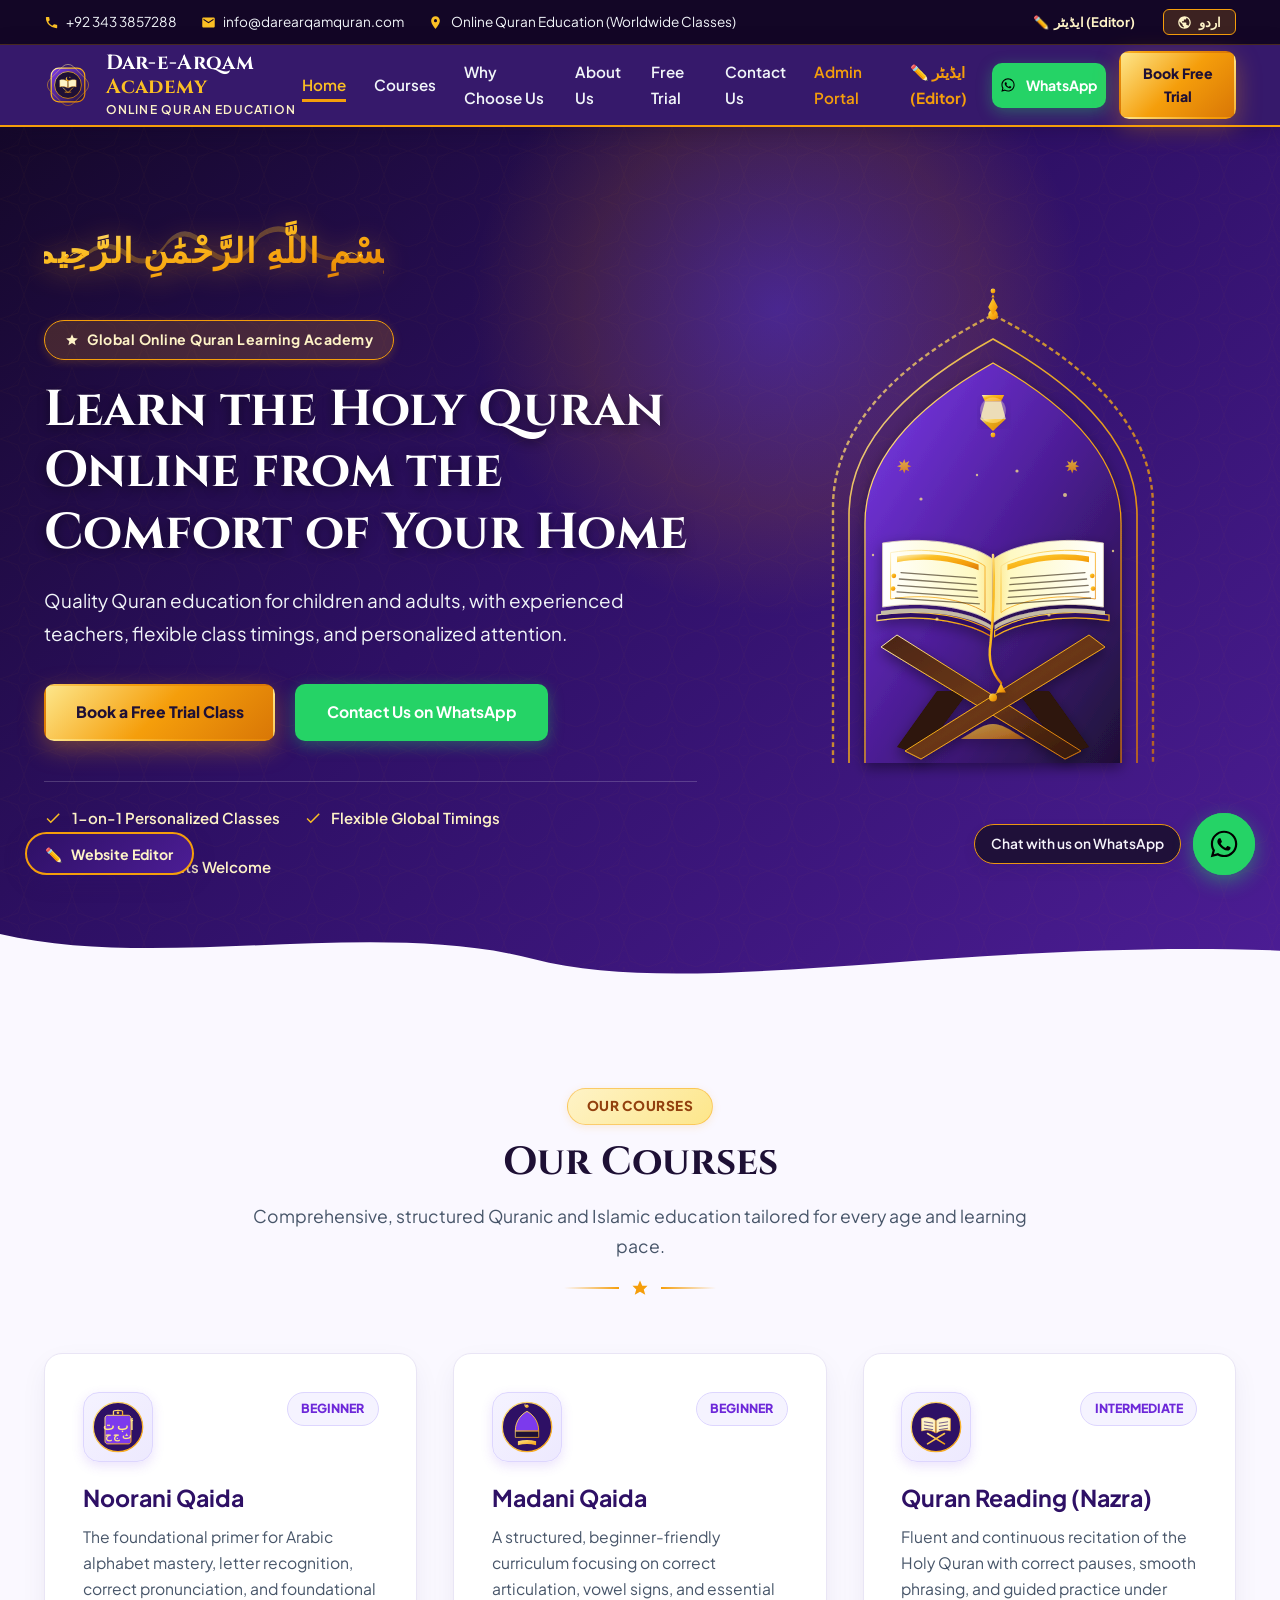
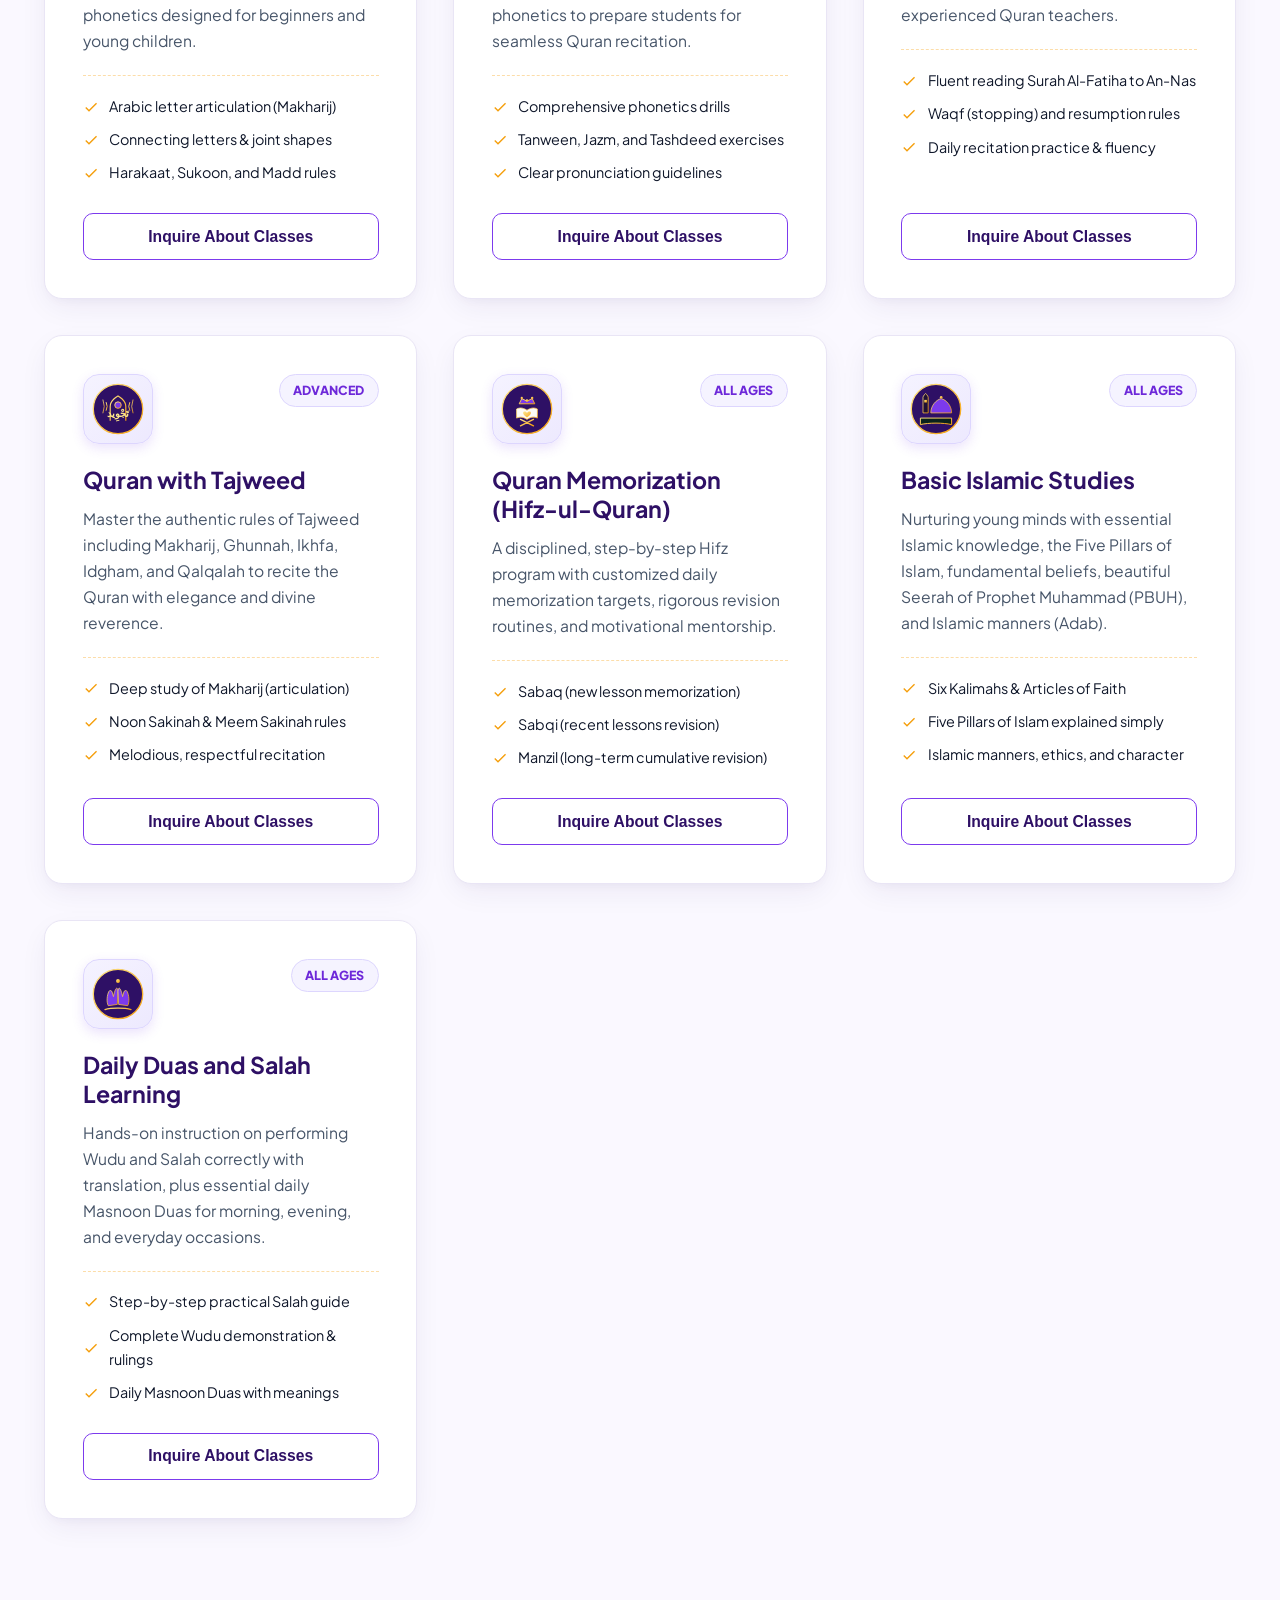
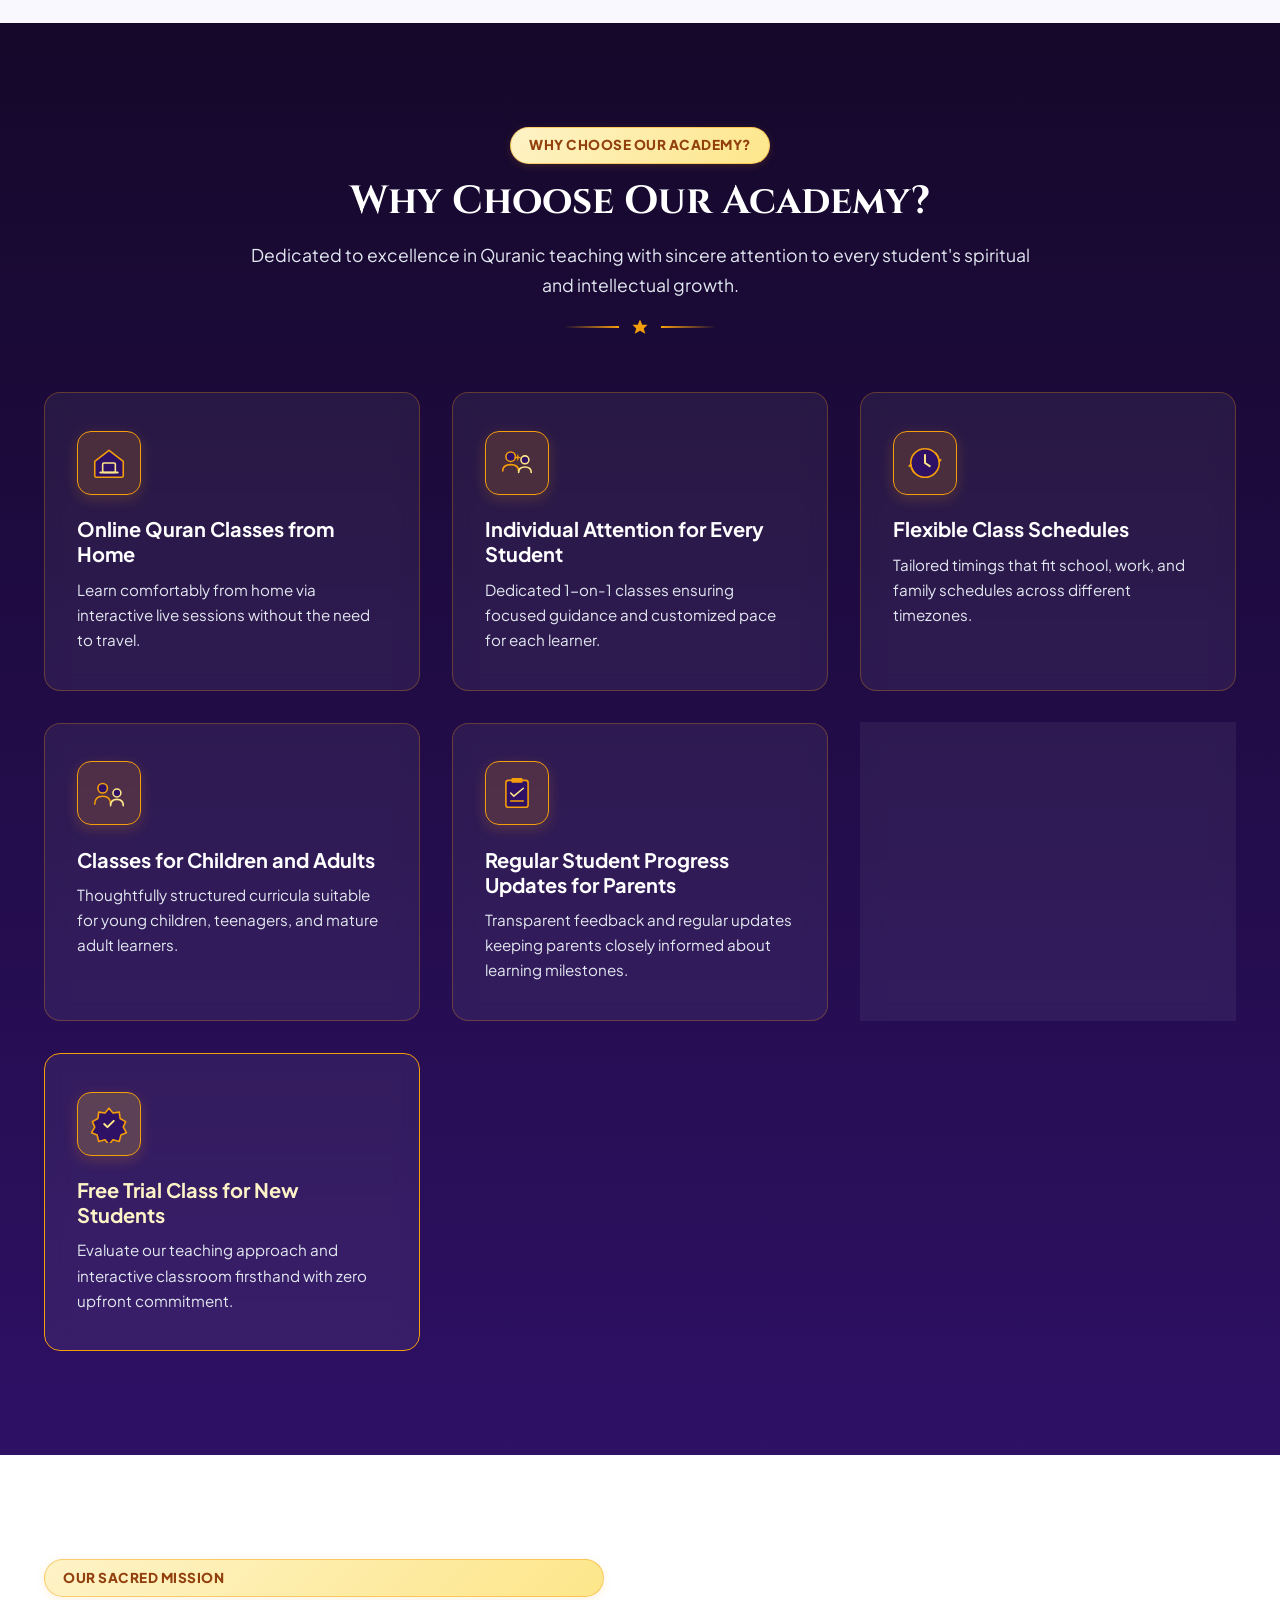
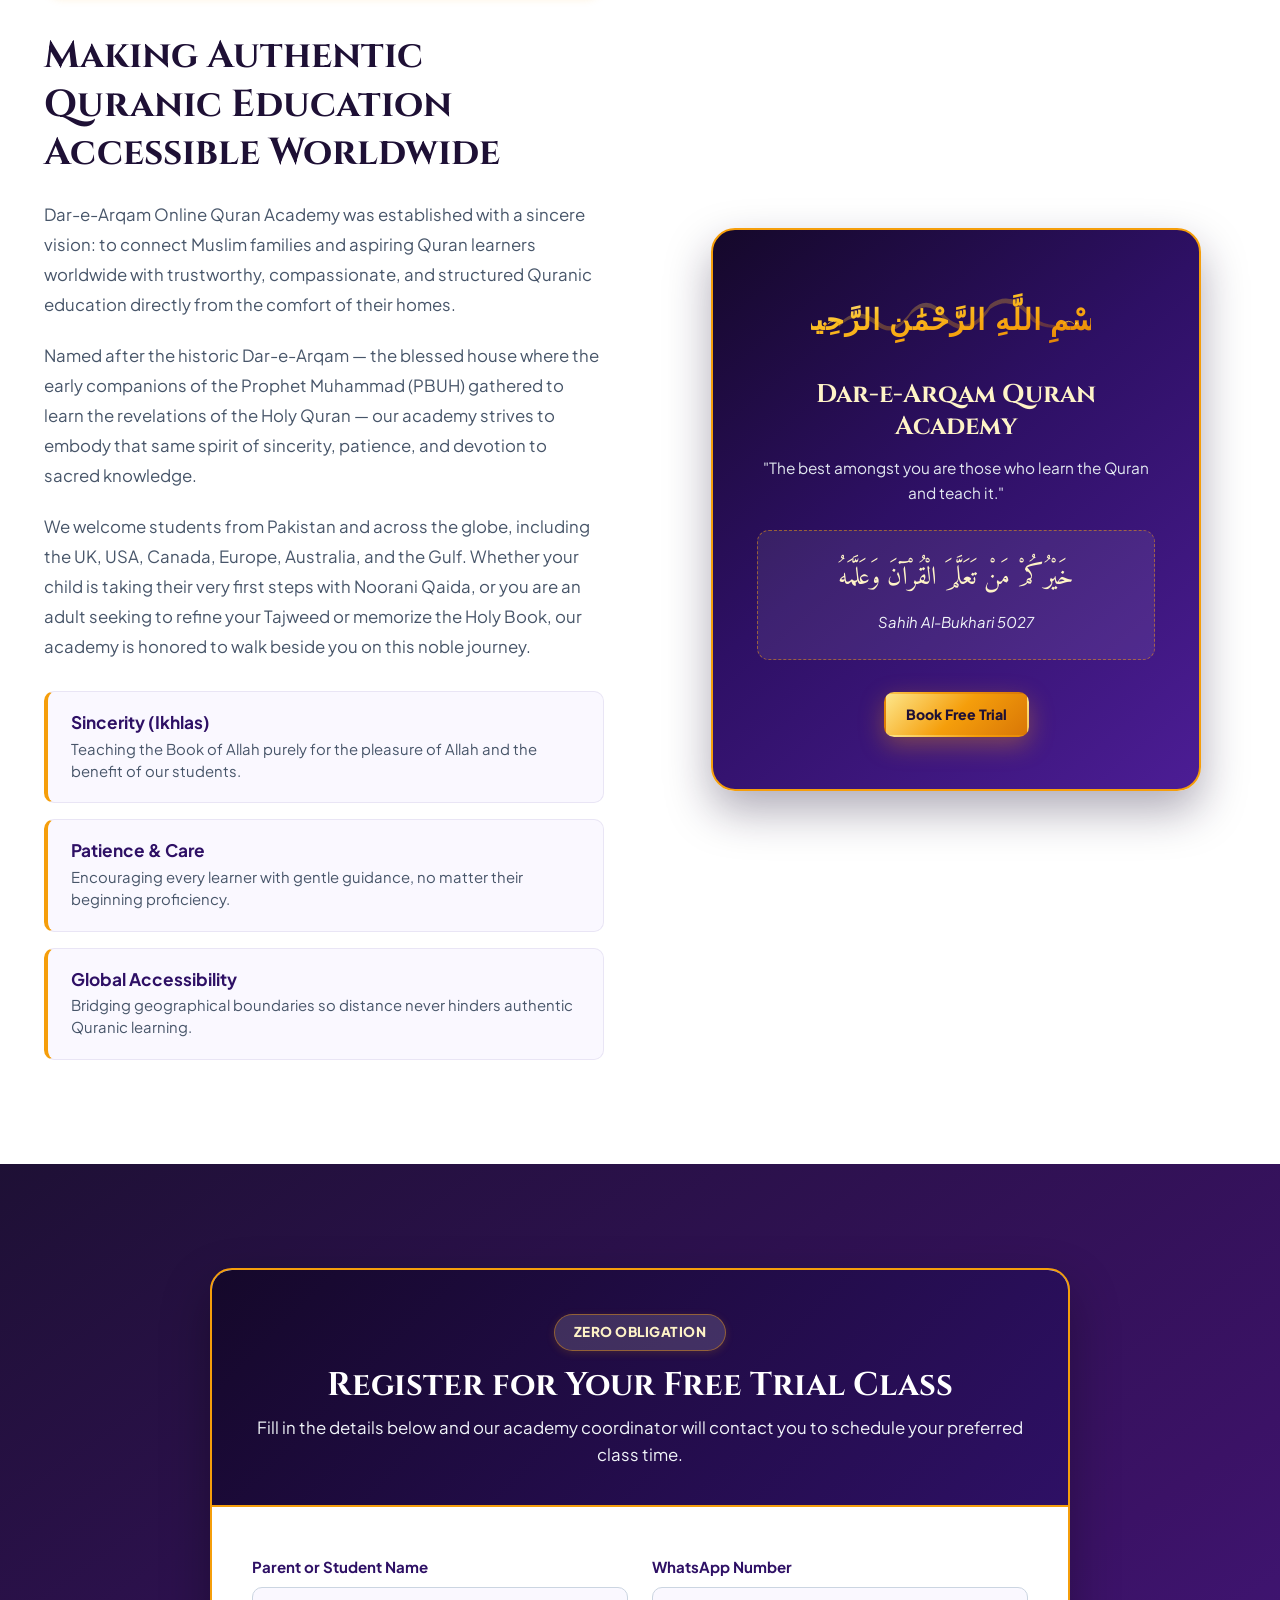
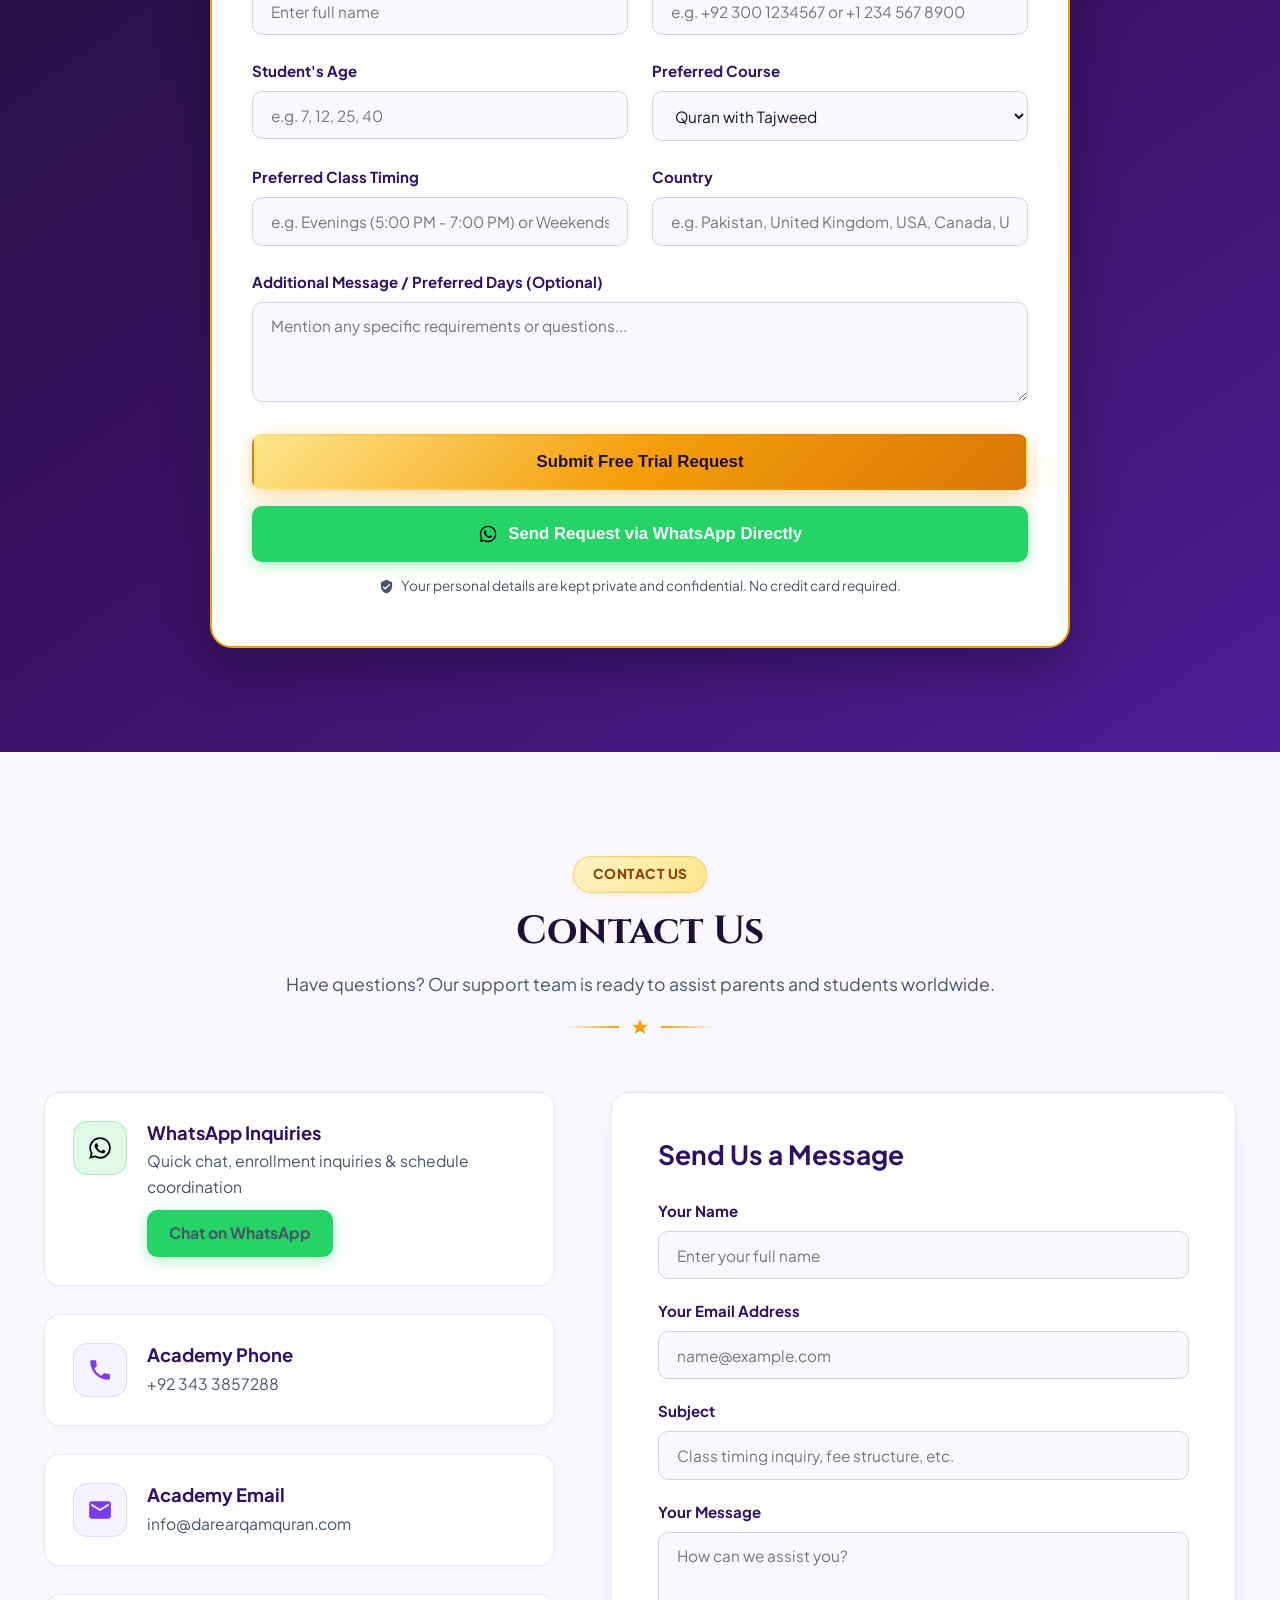
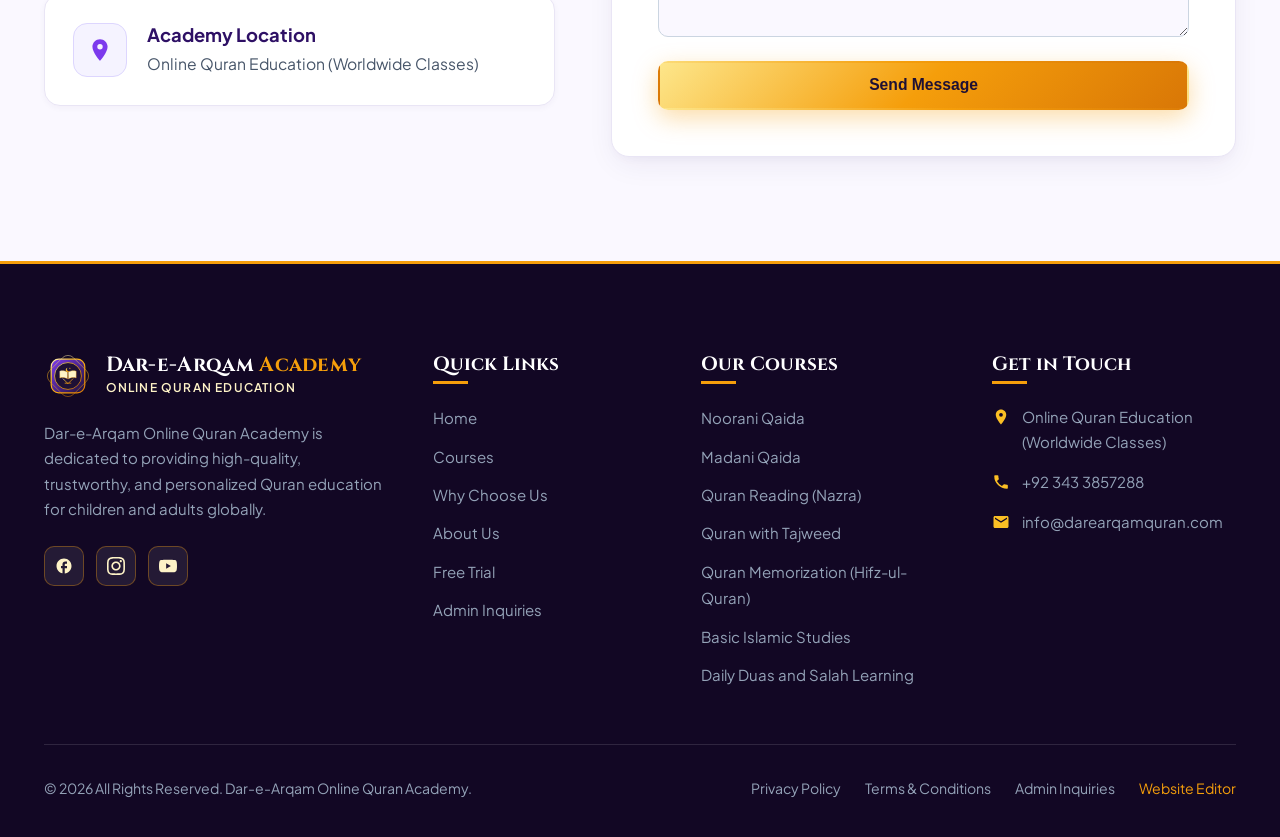
<file: index.html>
<!DOCTYPE html>
<html lang="en" dir="ltr">
<head>
  <meta charset="UTF-8">
  <meta name="viewport" content="width=device-width, initial-scale=1.0">
  
  <!-- SEO Meta Tags -->
  <title>Dar-e-Arqam Online Quran Academy | Learn the Holy Quran Online</title>
  <meta name="description" content="Dar-e-Arqam Online Quran Academy provides quality, personalized 1-on-1 Quran education for children and adults worldwide. Learn Noorani Qaida, Tajweed, Quran Reading, and Hifz with flexible timings. Book your free trial class today.">
  <meta name="keywords" content="Dar-e-Arqam Online Quran Academy, learn quran online, online quran classes, tajweed classes, noorani qaida online, hifz quran online, quran tutor for kids, online quran academy pakistan">
  <meta name="author" content="Dar-e-Arqam Online Quran Academy">
  <meta name="robots" content="index, follow">

  <!-- Open Graph / Facebook -->
  <meta property="og:type" content="website">
  <meta property="og:title" content="Dar-e-Arqam Online Quran Academy | Learn Quran Online from Home">
  <meta property="og:description" content="Quality Quran education for children and adults with experienced teachers, flexible timings, and 1-on-1 attention. Book your free trial class today.">
  <meta property="og:image" content="assets/patterns/hero-quran-arch.svg">

  <!-- Twitter Card -->
  <meta name="twitter:card" content="summary_large_image">
  <meta name="twitter:title" content="Dar-e-Arqam Online Quran Academy">
  <meta name="twitter:description" content="Learn the Holy Quran Online from the comfort of your home with experienced tutors.">

  <!-- Favicon Emblem -->
  <link rel="icon" type="image/svg+xml" href="assets/icons/logo-icon.svg">

  <!-- Stylesheets -->
  <link rel="stylesheet" href="css/style.css?v=purple">
  <link rel="stylesheet" href="css/rtl.css?v=purple">
  <link rel="stylesheet" href="css/animations.css?v=purple">

  <!-- Schema.org JSON-LD Structured Data for Search Engines -->
  <script type="application/ld+json">
  {
    "@context": "https://schema.org",
    "@type": "EducationalOrganization",
    "name": "Dar-e-Arqam Online Quran Academy",
    "alternateName": "دارِ ارقم آن لائن قرآن اکیڈمی",
    "description": "Quality online Quran education for children and adults, featuring flexible timings and 1-on-1 personalized classes worldwide.",
    "url": "https://darearqamquran.com",
    "logo": "assets/icons/logo-icon.svg",
    "address": {
      "@type": "PostalAddress",
      "addressLocality": "Online Quran Education",
      "addressCountry": "Global"
    },
    "sameAs": [
      "https://facebook.com/darearqamquran",
      "https://instagram.com/darearqamquran",
      "https://youtube.com/@darearqamquran"
    ]
  }
  </script>
</head>
<body>

  <!-- ================= TOP ANNOUNCEMENT BAR ================= -->
  <div class="top-bar">
    <div class="container top-bar-content">
      <div class="top-contact-info">
        <div class="top-item">
          <svg viewBox="0 0 24 24" fill="currentColor"><path d="M6.62 10.79a15.05 15.05 0 006.59 6.59l2.2-2.2a1 1 0 011.02-.24 11.72 11.72 0 003.68.59 1 1 0 011 1V20a1 1 0 01-1 1A17 17 0 013 4a1 1 0 011-1h3.5a1 1 0 011 1 11.72 11.72 0 00.59 3.68 1 1 0 01-.24 1.02l-2.23 2.09z"/></svg>
          <a href="#" class="academy-phone">+92 343 3857288</a>
        </div>
        <div class="top-item">
          <svg viewBox="0 0 24 24" fill="currentColor"><path d="M20 4H4c-1.1 0-1.99.9-1.99 2L2 18c0 1.1.9 2 2 2h16c1.1 0 2-.9 2-2V6c0-1.1-.9-2-2-2zm0 4l-8 5-8-5V6l8 5 8-5v2z"/></svg>
          <a href="#" class="academy-email">info@darearqamquran.com</a>
        </div>
        <div class="top-item">
          <svg viewBox="0 0 24 24" fill="currentColor"><path d="M12 2C8.13 2 5 5.13 5 9c0 5.25 7 13 7 13s7-7.75 7-13c0-3.87-3.13-7-7-7zm0 9.5a2.5 2.5 0 110-5 2.5 2.5 0 010 5z"/></svg>
          <span data-i18n="contactLocationVal">Online Quran Education (Worldwide Classes)</span>
        </div>
      </div>

      <div class="top-bar-actions">
        <a href="editor.html" style="color:#FEF3C7; font-size:0.82rem; font-weight:700; display:inline-flex; align-items:center; gap:0.3rem; margin-right:0.75rem; text-decoration:none;">
          <span>✏️</span> ایڈیٹر (Editor)
        </a>
        <!-- Language Switcher -->
        <button class="lang-toggle-btn" id="langSwitchBtn" aria-label="Toggle language">
          <svg width="15" height="15" viewBox="0 0 24 24" fill="currentColor"><path d="M12 2C6.48 2 2 6.48 2 12s4.48 10 10 10 10-4.48 10-10S17.52 2 12 2zm-1 17.93c-3.95-.49-7-3.85-7-7.93 0-.62.08-1.21.21-1.79L9 15v1c0 1.1.9 2 2 2v1.93zm6.9-2.54c-.26-.81-1-1.39-1.9-1.39h-1v-3c0-.55-.45-1-1-1H8v-2h2c.55 0 1-.45 1-1V7h2c1.1 0 2-.9 2-2v-.41c2.93 1.19 5 4.06 5 7.41 0 2.08-.8 3.97-2.1 5.39z"/></svg>
          <span class="lang-btn-text" data-i18n="languageToggle">اردو</span>
        </button>
      </div>
    </div>
  </div>

  <!-- ================= MAIN STICKY NAVIGATION ================= -->
  <header class="main-nav">
    <div class="container nav-container">
      <!-- Brand Logo -->
      <a href="index.html" class="brand-logo">
        <img src="assets/icons/logo-icon.svg" alt="Dar-e-Arqam Logo" class="brand-icon">
        <div class="brand-text">
          <span class="brand-title">Dar-e-Arqam <span>Academy</span></span>
          <span class="brand-sub">Online Quran Education</span>
        </div>
      </a>

      <!-- Desktop Navigation Menu -->
      <nav>
        <ul class="nav-menu">
          <li><a href="#home" class="nav-link active" data-i18n="navHome">Home</a></li>
          <li><a href="#courses" class="nav-link" data-i18n="navCourses">Courses</a></li>
          <li><a href="#why-us" class="nav-link" data-i18n="navWhyUs">Why Choose Us</a></li>
          <li><a href="#about" class="nav-link" data-i18n="navAbout">About Us</a></li>
          <li><a href="#trial" class="nav-link" data-i18n="navTrial">Free Trial</a></li>
          <li><a href="#contact" class="nav-link" data-i18n="navContact">Contact Us</a></li>
          <li><a href="admin-inquiries.html" class="nav-link" style="color: var(--color-gold);" data-i18n="navInquiries">Admin Portal</a></li>
          <li><a href="editor.html" class="nav-link" style="color: var(--color-gold); font-weight:700;">✏️ ایڈیٹر (Editor)</a></li>
        </ul>
      </nav>

      <!-- Action Buttons -->
      <div class="nav-actions">
        <a href="https://wa.me/923433857288" target="_blank" class="btn btn-whatsapp btn-sm academy-wa-link">
          <img src="assets/icons/whatsapp-icon.svg" width="16" height="16" alt="WhatsApp">
          <span data-i18n="whatsappBtn">WhatsApp</span>
        </a>
        <a href="#trial" class="btn btn-gold btn-sm" data-i18n="bookTrialBtn">Book Free Trial</a>
        
        <!-- Mobile Hamburger Toggle -->
        <button class="mobile-toggle" aria-label="Open mobile menu">
          <span></span>
          <span></span>
          <span></span>
        </button>
      </div>
    </div>
  </header>

  <!-- ================= MOBILE NAVIGATION DRAWER ================= -->
  <div class="drawer-backdrop"></div>
  <aside class="mobile-nav-drawer">
    <div>
      <div class="mobile-drawer-header">
        <div class="brand-text">
          <span class="brand-title" style="color:#FFF;">Dar-e-Arqam</span>
          <span class="brand-sub">Quran Academy</span>
        </div>
        <button class="mobile-close-btn" aria-label="Close menu">&times;</button>
      </div>

      <ul class="mobile-nav-links">
        <li><a href="#home" data-i18n="navHome">Home</a></li>
        <li><a href="#courses" data-i18n="navCourses">Courses</a></li>
        <li><a href="#why-us" data-i18n="navWhyUs">Why Choose Us</a></li>
        <li><a href="#about" data-i18n="navAbout">About Us</a></li>
        <li><a href="#trial" data-i18n="navTrial">Free Trial</a></li>
        <li><a href="#contact" data-i18n="navContact">Contact Us</a></li>
        <li><a href="admin-inquiries.html" data-i18n="navInquiries">Admin Portal</a></li>
        <li><a href="editor.html" style="color: var(--color-gold); font-weight:700;">✏️ Website Editor (ایڈیٹر)</a></li>
      </ul>
    </div>

    <div style="display:flex; flex-direction:column; gap:0.75rem; margin-top:2rem;">
      <a href="#trial" class="btn btn-gold" data-i18n="bookTrialBtn">Book Free Trial</a>
      <a href="https://wa.me/923433857288" class="btn btn-whatsapp academy-wa-link">
        <img src="assets/icons/whatsapp-icon.svg" width="18" height="18" alt="WhatsApp">
        <span data-i18n="whatsappBtn">WhatsApp</span>
      </a>
    </div>
  </aside>

  <!-- ================= HERO SECTION ================= -->
  <section class="hero-section" id="home">
    <div class="hero-pattern-overlay"></div>
    <div class="container">
      <div class="hero-content-grid">
        <!-- Hero Text Content -->
        <div class="hero-text-block">
          <!-- Bismillah Calligraphy -->
          <div class="bismillah-hero-wrap">
            <img src="assets/icons/bismillah.svg" alt="Bismillah Calligraphy" width="340" height="85">
          </div>

          <div class="hero-tag">
            <svg width="14" height="14" viewBox="0 0 24 24" fill="currentColor"><path d="M12 17.27L18.18 21l-1.64-7.03L22 9.24l-7.19-.61L12 2 9.19 8.63 2 9.24l5.46 4.73L5.82 21z"/></svg>
            <span data-i18n="heroBadge">Global Online Quran Learning Academy</span>
          </div>

          <!-- Mandatory Headline -->
          <h1 class="hero-title" data-i18n="heroHeadline">
            Learn the Holy Quran Online from the Comfort of Your Home
          </h1>

          <!-- Mandatory Subtitle -->
          <p class="hero-subtitle" data-i18n="heroSubtitle">
            "Quality Quran education for children and adults, with experienced teachers, flexible class timings, and personalized attention."
          </p>

          <!-- Mandatory Two Prominent Buttons -->
          <div class="hero-cta-group">
            <a href="#trial" class="btn btn-gold" data-i18n="heroTrialBtn">
              Book a Free Trial Class
            </a>
            <a href="https://wa.me/923433857288" target="_blank" class="btn btn-whatsapp academy-wa-link" data-i18n="heroWhatsAppBtn">
              <img src="assets/icons/whatsapp-icon.svg" width="20" height="20" alt="WhatsApp">
              <span>Contact Us on WhatsApp</span>
            </a>
          </div>

          <!-- Trust Feature Highlights -->
          <div class="hero-highlights">
            <div class="highlight-item">
              <svg viewBox="0 0 24 24" fill="currentColor"><path d="M9 16.17L4.83 12l-1.42 1.41L9 19 21 7l-1.41-1.41z"/></svg>
              <span data-i18n="heroFeature1">1-on-1 Personalized Classes</span>
            </div>
            <div class="highlight-item">
              <svg viewBox="0 0 24 24" fill="currentColor"><path d="M9 16.17L4.83 12l-1.42 1.41L9 19 21 7l-1.41-1.41z"/></svg>
              <span data-i18n="heroFeature2">Flexible Global Timings</span>
            </div>
            <div class="highlight-item">
              <svg viewBox="0 0 24 24" fill="currentColor"><path d="M9 16.17L4.83 12l-1.42 1.41L9 19 21 7l-1.41-1.41z"/></svg>
              <span data-i18n="heroFeature3">Children & Adults Welcome</span>
            </div>
          </div>
        </div>

        <!-- Hero Visual Block (Open Holy Quran, Islamic Arch & Lantern) -->
        <div class="hero-visual-block">
          <div class="hero-quran-arch-card">
            <img src="assets/patterns/hero-quran-arch.svg" alt="Open Holy Quran on Rehal with Islamic Arch" width="480" height="520">
          </div>
        </div>
      </div>
    </div>

    <!-- Soft Curved Wave Divider -->
    <div class="hero-bottom-curve">
      <svg viewBox="0 0 1200 120" preserveAspectRatio="none">
        <path d="M0,0 C150,90 350,-40 500,60 C650,160 900,10 1200,40 L1200,120 L0,120 Z" class="shape-fill"></path>
      </svg>
    </div>
  </section>

  <!-- ================= OUR COURSES SECTION ================= -->
  <section class="courses-section" id="courses">
    <div class="container">
      <div class="section-header">
        <div class="section-badge" data-i18n="coursesHeading">Our Courses</div>
        <h2 class="section-title" data-i18n="coursesHeading">Our Sacred Courses</h2>
        <p class="section-subtitle" data-i18n="coursesSubheading">
          Comprehensive, structured Quranic and Islamic education tailored for every age and learning pace.
        </p>
        <div class="arch-divider">
          <svg class="arch-divider-icon" viewBox="0 0 24 24" fill="currentColor"><polygon points="12,2 15,9 22,9 17,14 19,21 12,17 5,21 7,14 2,9 9,9"/></svg>
        </div>
      </div>

      <div class="courses-grid">
        <!-- 1. Noorani Qaida -->
        <div class="course-card">
          <div>
            <div class="course-card-header">
              <div class="course-icon-wrap">
                <img src="assets/icons/noorani.svg" alt="Noorani Qaida" width="56" height="56">
              </div>
              <span class="course-badge" data-i18n="courseBadgeBeginner">Beginner</span>
            </div>
            <h3 class="course-title" data-i18n="course1Title">Noorani Qaida</h3>
            <p class="course-desc" data-i18n="course1Desc">
              The foundational primer for Arabic alphabet mastery, letter recognition, correct pronunciation, and foundational phonetics designed for beginners and young children.
            </p>
            <ul class="course-topics-list">
              <li class="course-topic-item">
                <svg viewBox="0 0 24 24" fill="currentColor"><path d="M9 16.17L4.83 12l-1.42 1.41L9 19 21 7l-1.41-1.41z"/></svg>
                <span>Arabic letter articulation (Makharij)</span>
              </li>
              <li class="course-topic-item">
                <svg viewBox="0 0 24 24" fill="currentColor"><path d="M9 16.17L4.83 12l-1.42 1.41L9 19 21 7l-1.41-1.41z"/></svg>
                <span>Connecting letters & joint shapes</span>
              </li>
              <li class="course-topic-item">
                <svg viewBox="0 0 24 24" fill="currentColor"><path d="M9 16.17L4.83 12l-1.42 1.41L9 19 21 7l-1.41-1.41z"/></svg>
                <span>Harakaat, Sukoon, and Madd rules</span>
              </li>
            </ul>
          </div>
          <div class="course-card-footer">
            <button class="btn btn-outline-dark course-inquire-btn" data-course="Noorani Qaida" data-i18n="courseInquire">
              Inquire About Classes
            </button>
          </div>
        </div>

        <!-- 2. Madani Qaida -->
        <div class="course-card">
          <div>
            <div class="course-card-header">
              <div class="course-icon-wrap">
                <img src="assets/icons/madani.svg" alt="Madani Qaida" width="56" height="56">
              </div>
              <span class="course-badge" data-i18n="courseBadgeBeginner">Beginner</span>
            </div>
            <h3 class="course-title" data-i18n="course2Title">Madani Qaida</h3>
            <p class="course-desc" data-i18n="course2Desc">
              A structured, beginner-friendly curriculum focusing on correct articulation, vowel signs, and essential phonetics to prepare students for seamless Quran recitation.
            </p>
            <ul class="course-topics-list">
              <li class="course-topic-item">
                <svg viewBox="0 0 24 24" fill="currentColor"><path d="M9 16.17L4.83 12l-1.42 1.41L9 19 21 7l-1.41-1.41z"/></svg>
                <span>Comprehensive phonetics drills</span>
              </li>
              <li class="course-topic-item">
                <svg viewBox="0 0 24 24" fill="currentColor"><path d="M9 16.17L4.83 12l-1.42 1.41L9 19 21 7l-1.41-1.41z"/></svg>
                <span>Tanween, Jazm, and Tashdeed exercises</span>
              </li>
              <li class="course-topic-item">
                <svg viewBox="0 0 24 24" fill="currentColor"><path d="M9 16.17L4.83 12l-1.42 1.41L9 19 21 7l-1.41-1.41z"/></svg>
                <span>Clear pronunciation guidelines</span>
              </li>
            </ul>
          </div>
          <div class="course-card-footer">
            <button class="btn btn-outline-dark course-inquire-btn" data-course="Madani Qaida" data-i18n="courseInquire">
              Inquire About Classes
            </button>
          </div>
        </div>

        <!-- 3. Quran Reading (Nazra) -->
        <div class="course-card">
          <div>
            <div class="course-card-header">
              <div class="course-icon-wrap">
                <img src="assets/icons/quran-reading.svg" alt="Quran Reading" width="56" height="56">
              </div>
              <span class="course-badge" data-i18n="courseBadgeIntermediate">Intermediate</span>
            </div>
            <h3 class="course-title" data-i18n="course3Title">Quran Reading (Nazra)</h3>
            <p class="course-desc" data-i18n="course3Desc">
              Fluent and continuous recitation of the Holy Quran with correct pauses, smooth phrasing, and guided practice under experienced Quran teachers.
            </p>
            <ul class="course-topics-list">
              <li class="course-topic-item">
                <svg viewBox="0 0 24 24" fill="currentColor"><path d="M9 16.17L4.83 12l-1.42 1.41L9 19 21 7l-1.41-1.41z"/></svg>
                <span>Fluent reading Surah Al-Fatiha to An-Nas</span>
              </li>
              <li class="course-topic-item">
                <svg viewBox="0 0 24 24" fill="currentColor"><path d="M9 16.17L4.83 12l-1.42 1.41L9 19 21 7l-1.41-1.41z"/></svg>
                <span>Waqf (stopping) and resumption rules</span>
              </li>
              <li class="course-topic-item">
                <svg viewBox="0 0 24 24" fill="currentColor"><path d="M9 16.17L4.83 12l-1.42 1.41L9 19 21 7l-1.41-1.41z"/></svg>
                <span>Daily recitation practice & fluency</span>
              </li>
            </ul>
          </div>
          <div class="course-card-footer">
            <button class="btn btn-outline-dark course-inquire-btn" data-course="Quran Reading (Nazra)" data-i18n="courseInquire">
              Inquire About Classes
            </button>
          </div>
        </div>

        <!-- 4. Quran with Tajweed -->
        <div class="course-card">
          <div>
            <div class="course-card-header">
              <div class="course-icon-wrap">
                <img src="assets/icons/tajweed.svg" alt="Quran with Tajweed" width="56" height="56">
              </div>
              <span class="course-badge" data-i18n="courseBadgeAdvanced">Advanced</span>
            </div>
            <h3 class="course-title" data-i18n="course4Title">Quran with Tajweed</h3>
            <p class="course-desc" data-i18n="course4Desc">
              Master the authentic rules of Tajweed including Makharij, Ghunnah, Ikhfa, Idgham, and Qalqalah to recite the Quran with elegance and divine reverence.
            </p>
            <ul class="course-topics-list">
              <li class="course-topic-item">
                <svg viewBox="0 0 24 24" fill="currentColor"><path d="M9 16.17L4.83 12l-1.42 1.41L9 19 21 7l-1.41-1.41z"/></svg>
                <span>Deep study of Makharij (articulation)</span>
              </li>
              <li class="course-topic-item">
                <svg viewBox="0 0 24 24" fill="currentColor"><path d="M9 16.17L4.83 12l-1.42 1.41L9 19 21 7l-1.41-1.41z"/></svg>
                <span>Noon Sakinah & Meem Sakinah rules</span>
              </li>
              <li class="course-topic-item">
                <svg viewBox="0 0 24 24" fill="currentColor"><path d="M9 16.17L4.83 12l-1.42 1.41L9 19 21 7l-1.41-1.41z"/></svg>
                <span>Melodious, respectful recitation</span>
              </li>
            </ul>
          </div>
          <div class="course-card-footer">
            <button class="btn btn-outline-dark course-inquire-btn" data-course="Quran with Tajweed" data-i18n="courseInquire">
              Inquire About Classes
            </button>
          </div>
        </div>

        <!-- 5. Quran Memorization (Hifz-ul-Quran) -->
        <div class="course-card">
          <div>
            <div class="course-card-header">
              <div class="course-icon-wrap">
                <img src="assets/icons/hifz.svg" alt="Quran Memorization" width="56" height="56">
              </div>
              <span class="course-badge" data-i18n="courseBadgeAllAges">Dedicated</span>
            </div>
            <h3 class="course-title" data-i18n="course5Title">Quran Memorization (Hifz-ul-Quran)</h3>
            <p class="course-desc" data-i18n="course5Desc">
              A disciplined, step-by-step Hifz program with customized daily memorization targets, rigorous revision routines, and motivational mentorship.
            </p>
            <ul class="course-topics-list">
              <li class="course-topic-item">
                <svg viewBox="0 0 24 24" fill="currentColor"><path d="M9 16.17L4.83 12l-1.42 1.41L9 19 21 7l-1.41-1.41z"/></svg>
                <span>Sabaq (new lesson memorization)</span>
              </li>
              <li class="course-topic-item">
                <svg viewBox="0 0 24 24" fill="currentColor"><path d="M9 16.17L4.83 12l-1.42 1.41L9 19 21 7l-1.41-1.41z"/></svg>
                <span>Sabqi (recent lessons revision)</span>
              </li>
              <li class="course-topic-item">
                <svg viewBox="0 0 24 24" fill="currentColor"><path d="M9 16.17L4.83 12l-1.42 1.41L9 19 21 7l-1.41-1.41z"/></svg>
                <span>Manzil (long-term cumulative revision)</span>
              </li>
            </ul>
          </div>
          <div class="course-card-footer">
            <button class="btn btn-outline-dark course-inquire-btn" data-course="Quran Memorization (Hifz)" data-i18n="courseInquire">
              Inquire About Classes
            </button>
          </div>
        </div>

        <!-- 6. Basic Islamic Studies -->
        <div class="course-card">
          <div>
            <div class="course-card-header">
              <div class="course-icon-wrap">
                <img src="assets/icons/islamic-studies.svg" alt="Islamic Studies" width="56" height="56">
              </div>
              <span class="course-badge" data-i18n="courseBadgeAllAges">All Ages</span>
            </div>
            <h3 class="course-title" data-i18n="course6Title">Basic Islamic Studies</h3>
            <p class="course-desc" data-i18n="course6Desc">
              Nurturing young minds with essential Islamic knowledge, the Five Pillars of Islam, fundamental beliefs, beautiful Seerah of Prophet Muhammad (PBUH), and Islamic manners (Adab).
            </p>
            <ul class="course-topics-list">
              <li class="course-topic-item">
                <svg viewBox="0 0 24 24" fill="currentColor"><path d="M9 16.17L4.83 12l-1.42 1.41L9 19 21 7l-1.41-1.41z"/></svg>
                <span>Six Kalimahs & Articles of Faith</span>
              </li>
              <li class="course-topic-item">
                <svg viewBox="0 0 24 24" fill="currentColor"><path d="M9 16.17L4.83 12l-1.42 1.41L9 19 21 7l-1.41-1.41z"/></svg>
                <span>Five Pillars of Islam explained simply</span>
              </li>
              <li class="course-topic-item">
                <svg viewBox="0 0 24 24" fill="currentColor"><path d="M9 16.17L4.83 12l-1.42 1.41L9 19 21 7l-1.41-1.41z"/></svg>
                <span>Islamic manners, ethics, and character</span>
              </li>
            </ul>
          </div>
          <div class="course-card-footer">
            <button class="btn btn-outline-dark course-inquire-btn" data-course="Basic Islamic Studies" data-i18n="courseInquire">
              Inquire About Classes
            </button>
          </div>
        </div>

        <!-- 7. Daily Duas and Salah Learning -->
        <div class="course-card">
          <div>
            <div class="course-card-header">
              <div class="course-icon-wrap">
                <img src="assets/icons/salah-duas.svg" alt="Salah and Duas" width="56" height="56">
              </div>
              <span class="course-badge" data-i18n="courseBadgeAllAges">Essential</span>
            </div>
            <h3 class="course-title" data-i18n="course7Title">Daily Duas &amp; Salah Learning</h3>
            <p class="course-desc" data-i18n="course7Desc">
              Hands-on instruction on performing Wudu and Salah correctly with translation, plus essential daily Masnoon Duas for morning, evening, and everyday occasions.
            </p>
            <ul class="course-topics-list">
              <li class="course-topic-item">
                <svg viewBox="0 0 24 24" fill="currentColor"><path d="M9 16.17L4.83 12l-1.42 1.41L9 19 21 7l-1.41-1.41z"/></svg>
                <span>Step-by-step practical Salah guide</span>
              </li>
              <li class="course-topic-item">
                <svg viewBox="0 0 24 24" fill="currentColor"><path d="M9 16.17L4.83 12l-1.42 1.41L9 19 21 7l-1.41-1.41z"/></svg>
                <span>Complete Wudu demonstration & rulings</span>
              </li>
              <li class="course-topic-item">
                <svg viewBox="0 0 24 24" fill="currentColor"><path d="M9 16.17L4.83 12l-1.42 1.41L9 19 21 7l-1.41-1.41z"/></svg>
                <span>Daily Masnoon Duas with meanings</span>
              </li>
            </ul>
          </div>
          <div class="course-card-footer">
            <button class="btn btn-outline-dark course-inquire-btn" data-course="Daily Duas and Salah Learning" data-i18n="courseInquire">
              Inquire About Classes
            </button>
          </div>
        </div>
      </div>
    </div>
  </section>

  <!-- ================= WHY CHOOSE OUR ACADEMY SECTION ================= -->
  <section class="why-us-section" id="why-us">
    <div class="container">
      <div class="section-header">
        <div class="section-badge" data-i18n="whyUsHeading">Why Choose Us</div>
        <h2 class="section-title" data-i18n="whyUsHeading">Why Choose Our Academy?</h2>
        <p class="section-subtitle" data-i18n="whyUsSubheading">
          Dedicated to excellence in Quranic teaching with sincere attention to every student's spiritual and intellectual growth.
        </p>
        <div class="arch-divider">
          <svg class="arch-divider-icon" viewBox="0 0 24 24" fill="currentColor"><polygon points="12,2 15,9 22,9 17,14 19,21 12,17 5,21 7,14 2,9 9,9"/></svg>
        </div>
      </div>

      <!-- 7 Mandatory Authentic Features (No fake certs, no fake reviews) -->
      <div class="why-grid">
        <!-- 1. Online Quran classes from home -->
        <div class="why-card">
          <div class="why-icon-box">
            <img src="assets/icons/feat-home.svg" alt="Classes from home" width="38" height="38">
          </div>
          <h3 class="why-card-title" data-i18n="why1Title">Online Quran classes from home</h3>
          <p class="why-card-desc" data-i18n="why1Desc">
            Learn comfortably from home via interactive live sessions without the need to travel.
          </p>
        </div>

        <!-- 2. Individual attention for every student -->
        <div class="why-card">
          <div class="why-icon-box">
            <img src="assets/icons/feat-1on1.svg" alt="Individual attention" width="38" height="38">
          </div>
          <h3 class="why-card-title" data-i18n="why2Title">Individual attention for every student</h3>
          <p class="why-card-desc" data-i18n="why2Desc">
            Dedicated 1-on-1 classes ensuring focused guidance and customized pace for each learner.
          </p>
        </div>

        <!-- 3. Flexible class schedules -->
        <div class="why-card">
          <div class="why-icon-box">
            <img src="assets/icons/feat-flexible.svg" alt="Flexible schedules" width="38" height="38">
          </div>
          <h3 class="why-card-title" data-i18n="why3Title">Flexible class schedules</h3>
          <p class="why-card-desc" data-i18n="why3Desc">
            Tailored timings that fit school, work, and family schedules across different timezones.
          </p>
        </div>

        <!-- 4. Classes for children and adults -->
        <div class="why-card">
          <div class="why-icon-box">
            <img src="assets/icons/feat-allages.svg" alt="Children and adults" width="38" height="38">
          </div>
          <h3 class="why-card-title" data-i18n="why4Title">Classes for children and adults</h3>
          <p class="why-card-desc" data-i18n="why4Desc">
            Thoughtfully structured curricula suitable for young children, teenagers, and mature adult learners.
          </p>
        </div>

        <!-- 5. Regular student progress updates for parents -->
        <div class="why-card">
          <div class="why-icon-box">
            <img src="assets/icons/feat-progress.svg" alt="Progress updates" width="38" height="38">
          </div>
          <h3 class="why-card-title" data-i18n="why5Title">Regular student progress updates for parents</h3>
          <p class="why-card-desc" data-i18n="why5Desc">
            Transparent feedback and regular updates keeping parents closely informed about learning milestones.
          </p>
        </div>

        <!-- 6. A friendly and respectful learning environment -->
        <div class="why-card">
          <div class="why-icon-box">
            <img src="assets/icons/feat-respect.svg" alt="Respectful environment" width="38" height="38">
          </div>
          <h3 class="why-card-title" data-i18n="why6Title">A friendly and respectful learning environment</h3>
          <p class="why-card-desc" data-i18n="why6Desc">
            Patient, courteous, and polite teachers who encourage students with warmth and Islamic values.
          </p>
        </div>

        <!-- 7. Free trial class for new students -->
        <div class="why-card" style="border-color: var(--color-gold);">
          <div class="why-icon-box" style="background: rgba(212, 175, 55, 0.25);">
            <img src="assets/icons/feat-freetrial.svg" alt="Free trial class" width="38" height="38">
          </div>
          <h3 class="why-card-title" style="color: var(--color-gold-light);" data-i18n="why7Title">Free trial class for new students</h3>
          <p class="why-card-desc" data-i18n="why7Desc">
            Evaluate our teaching approach and interactive classroom firsthand with zero upfront commitment.
          </p>
        </div>
      </div>
    </div>
  </section>

  <!-- ================= ABOUT US SECTION ================= -->
  <section class="about-section" id="about">
    <div class="container">
      <div class="about-grid">
        <!-- Left: Informative Story -->
        <div class="about-text-col">
          <div class="section-badge" data-i18n="aboutBadge">Our Sacred Mission</div>
          <h2 data-i18n="aboutTitle">Making Authentic Quranic Education Accessible Worldwide</h2>
          
          <p class="about-paragraph" data-i18n="aboutP1">
            Dar-e-Arqam Online Quran Academy was established with a sincere vision: to connect Muslim families and aspiring Quran learners worldwide with trustworthy, compassionate, and structured Quranic education directly from the comfort of their homes.
          </p>
          <p class="about-paragraph" data-i18n="aboutP2">
            Named after the historic Dar-e-Arqam — the blessed house where the early companions of the Prophet Muhammad (PBUH) gathered to learn the revelations of the Holy Quran — our academy strives to embody that same spirit of sincerity, patience, and devotion to sacred knowledge.
          </p>
          <p class="about-paragraph" data-i18n="aboutP3">
            We welcome students from Pakistan and across the globe, including the UK, USA, Canada, Europe, Australia, and the Gulf. Whether your child is taking their very first steps with Noorani Qaida, or you are an adult seeking to refine your Tajweed or memorize the Holy Book, our academy is honored to walk beside you on this noble journey.
          </p>

          <div class="about-values-list">
            <div class="value-item">
              <div>
                <h4 data-i18n="aboutValue1Title">Sincerity (Ikhlas)</h4>
                <p data-i18n="aboutValue1Desc">Teaching the Book of Allah purely for the pleasure of Allah and the benefit of our students.</p>
              </div>
            </div>
            <div class="value-item">
              <div>
                <h4 data-i18n="aboutValue2Title">Patience &amp; Care</h4>
                <p data-i18n="aboutValue2Desc">Encouraging every learner with gentle guidance, no matter their beginning proficiency.</p>
              </div>
            </div>
            <div class="value-item">
              <div>
                <h4 data-i18n="aboutValue3Title">Global Accessibility</h4>
                <p data-i18n="aboutValue3Desc">Bridging geographical boundaries so distance never hinders authentic Quranic learning.</p>
              </div>
            </div>
          </div>
        </div>

        <!-- Right: Decorative Card with Quranic Reminder -->
        <div class="about-visual-col">
          <div class="about-ornament-card">
            <div class="bismillah-wrap">
              <img src="assets/icons/bismillah.svg" alt="Bismillah" width="280">
            </div>
            <h3 style="font-family: var(--font-serif); color: var(--color-gold-light); font-size: 1.6rem; margin-bottom: 0.75rem;">
              Dar-e-Arqam Quran Academy
            </h3>
            <p style="color: #E2E8F0; font-size: 0.96rem; line-height: 1.65;">
              "The best amongst you are those who learn the Quran and teach it."
            </p>
            <div class="about-verse-box">
              <div class="about-verse-arabic">
                خَيْرُكُمْ مَنْ تَعَلَّمَ الْقُرْآنَ وَعَلَّمَهُ
              </div>
              <div class="about-verse-trans">
                Sahih Al-Bukhari 5027
              </div>
            </div>

            <div style="margin-top: 2rem;">
              <a href="#trial" class="btn btn-gold btn-sm" data-i18n="bookTrialBtn">Book Free Trial</a>
            </div>
          </div>
        </div>
      </div>
    </div>
  </section>

  <!-- ================= FREE TRIAL REGISTRATION SECTION ================= -->
  <section class="trial-section" id="trial">
    <div class="container">
      <div class="trial-wrapper">
        <div class="trial-header-banner">
          <div class="section-badge" style="background: rgba(255,255,255,0.15); color: var(--color-gold-light);" data-i18n="trialFormBadge">Zero Obligation</div>
          <h3 data-i18n="trialFormTitle">Register for Your Free Trial Class</h3>
          <p data-i18n="trialFormSubtitle">Fill in the details below and our academy coordinator will contact you to schedule your preferred class time.</p>
        </div>

        <div class="trial-form-body">
          <form id="freeTrialForm" novalidate>
            <div class="form-grid">
              <!-- 1. Parent or Student Name -->
              <div class="form-group">
                <label class="form-label" for="parentName" data-i18n="lblParentName">Parent or Student Name *</label>
                <input type="text" id="parentName" class="form-control" placeholder="Enter full name" data-i18n-ph="phParentName" required>
              </div>

              <!-- 2. WhatsApp Number -->
              <div class="form-group">
                <label class="form-label" for="whatsappNumber" data-i18n="lblWhatsApp">WhatsApp Number *</label>
                <input type="tel" id="whatsappNumber" class="form-control" placeholder="e.g. +92 300 1234567" data-i18n-ph="phWhatsApp" required>
              </div>

              <!-- 3. Student's Age -->
              <div class="form-group">
                <label class="form-label" for="studentAge" data-i18n="lblAge">Student's Age</label>
                <input type="text" id="studentAge" class="form-control" placeholder="e.g. 8 years, 15 years, Adult" data-i18n-ph="phAge">
              </div>

              <!-- 4. Preferred Course -->
              <div class="form-group">
                <label class="form-label" for="trialCourse" data-i18n="lblCourse">Preferred Course *</label>
                <select id="trialCourse" class="form-control" required>
                  <option value="Noorani Qaida">Noorani Qaida</option>
                  <option value="Madani Qaida">Madani Qaida</option>
                  <option value="Quran Reading (Nazra)">Quran Reading (Nazra)</option>
                  <option value="Quran with Tajweed" selected>Quran with Tajweed</option>
                  <option value="Quran Memorization (Hifz)">Quran Memorization (Hifz-ul-Quran)</option>
                  <option value="Basic Islamic Studies">Basic Islamic Studies</option>
                  <option value="Daily Duas and Salah Learning">Daily Duas and Salah Learning</option>
                </select>
              </div>

              <!-- 5. Preferred Class Timing -->
              <div class="form-group">
                <label class="form-label" for="preferredTiming" data-i18n="lblTiming">Preferred Class Timing *</label>
                <input type="text" id="preferredTiming" class="form-control" placeholder="e.g. Evening (5:00 PM - 7:00 PM) or Weekends" data-i18n-ph="phTiming" required>
              </div>

              <!-- 6. Country -->
              <div class="form-group">
                <label class="form-label" for="studentCountry" data-i18n="lblCountry">Country *</label>
                <input type="text" id="studentCountry" class="form-control" placeholder="e.g. Pakistan, UK, USA, Canada, UAE" data-i18n-ph="phCountry" required>
              </div>

              <!-- 7. Optional Notes -->
              <div class="form-group full-width">
                <label class="form-label" for="trialNotes" data-i18n="lblNotes">Additional Message / Preferred Days (Optional)</label>
                <textarea id="trialNotes" class="form-control" rows="3" placeholder="Mention any specific requirements or questions..." data-i18n-ph="phNotes"></textarea>
              </div>
            </div>

            <div class="form-actions-stack">
              <!-- Submit button -->
              <button type="submit" class="btn btn-gold" id="btnSubmitTrial">
                <span data-i18n="btnSubmitTrial">Submit Free Trial Request</span>
              </button>

              <!-- Optional Direct WhatsApp submission -->
              <button type="button" class="btn btn-whatsapp" id="btnSubmitWithWhatsApp">
                <img src="assets/icons/whatsapp-icon.svg" width="20" height="20" alt="WhatsApp">
                <span data-i18n="btnSubmitWithWhatsApp">Send Request via WhatsApp Directly</span>
              </button>
            </div>

            <p class="form-guarantee">
              <svg width="15" height="15" viewBox="0 0 24 24" fill="currentColor"><path d="M12 1L3 5v6c0 5.55 3.84 10.74 9 12 5.16-1.26 9-6.45 9-12V5l-9-4zm-2 16l-4-4 1.41-1.41L10 14.17l6.59-6.59L18 9l-8 8z"/></svg>
              <span data-i18n="trialGuarantee">Your personal details are kept private and confidential. No credit card required.</span>
            </p>
          </form>
        </div>
      </div>
    </div>
  </section>

  <!-- ================= CONTACT US SECTION ================= -->
  <section class="contact-section" id="contact">
    <div class="container">
      <div class="section-header">
        <div class="section-badge" data-i18n="contactHeading">Contact Us</div>
        <h2 class="section-title" data-i18n="contactHeading">Get in Touch with Our Academy</h2>
        <p class="section-subtitle" data-i18n="contactSubheading">
          Have questions? Our support team is ready to assist parents and students worldwide.
        </p>
        <div class="arch-divider">
          <svg class="arch-divider-icon" viewBox="0 0 24 24" fill="currentColor"><polygon points="12,2 15,9 22,9 17,14 19,21 12,17 5,21 7,14 2,9 9,9"/></svg>
        </div>
      </div>

      <div class="contact-layout-grid">
        <!-- Contact Information Cards -->
        <div class="contact-info-panel">
          <!-- WhatsApp Contact Button -->
          <div class="contact-info-card">
            <div class="contact-card-icon wa-icon">
              <img src="assets/icons/whatsapp-icon.svg" width="26" height="26" alt="WhatsApp">
            </div>
            <div class="contact-card-content">
              <h4 data-i18n="contactWhatsAppTitle">WhatsApp Contact</h4>
              <p>Quick chat, enrollment inquiries &amp; schedule coordination</p>
              <a href="https://wa.me/923433857288" target="_blank" class="academy-wa-link btn btn-whatsapp btn-sm" style="margin-top:0.6rem; display:inline-flex;">
                Chat on WhatsApp
              </a>
            </div>
          </div>

          <!-- Phone Number Placeholder -->
          <div class="contact-info-card">
            <div class="contact-card-icon">
              <svg viewBox="0 0 24 24" width="26" height="26" fill="currentColor"><path d="M6.62 10.79a15.05 15.05 0 006.59 6.59l2.2-2.2a1 1 0 011.02-.24 11.72 11.72 0 003.68.59 1 1 0 011 1V20a1 1 0 01-1 1A17 17 0 013 4a1 1 0 011-1h3.5a1 1 0 011 1 11.72 11.72 0 00.59 3.68 1 1 0 01-.24 1.02l-2.23 2.09z"/></svg>
            </div>
            <div class="contact-card-content">
              <h4 data-i18n="contactPhoneTitle">Phone Number (Placeholder)</h4>
              <p><a href="#" class="academy-phone">+92 343 3857288</a></p>
            </div>
          </div>

          <!-- Email Address Placeholder -->
          <div class="contact-info-card">
            <div class="contact-card-icon">
              <svg viewBox="0 0 24 24" width="26" height="26" fill="currentColor"><path d="M20 4H4c-1.1 0-1.99.9-1.99 2L2 18c0 1.1.9 2 2 2h16c1.1 0 2-.9 2-2V6c0-1.1-.9-2-2-2zm0 4l-8 5-8-5V6l8 5 8-5v2z"/></svg>
            </div>
            <div class="contact-card-content">
              <h4 data-i18n="contactEmailTitle">Academy Email (Placeholder)</h4>
              <p><a href="#" class="academy-email">info@darearqamquran.com</a></p>
            </div>
          </div>

          <!-- Academy Location -->
          <div class="contact-info-card">
            <div class="contact-card-icon">
              <svg viewBox="0 0 24 24" width="26" height="26" fill="currentColor"><path d="M12 2C8.13 2 5 5.13 5 9c0 5.25 7 13 7 13s7-7.75 7-13c0-3.87-3.13-7-7-7zm0 9.5a2.5 2.5 0 110-5 2.5 2.5 0 010 5z"/></svg>
            </div>
            <div class="contact-card-content">
              <h4 data-i18n="contactLocationTitle">Academy Location</h4>
              <p data-i18n="contactLocationVal">Online Quran Education (Worldwide Classes)</p>
            </div>
          </div>
        </div>

        <!-- Contact Form -->
        <div class="contact-form-panel">
          <h3 data-i18n="contactFormTitle">Send Us a Message</h3>
          <form id="generalContactForm">
            <div class="form-group" style="margin-bottom: 1.25rem;">
              <label class="form-label" for="contactName" data-i18n="lblContactName">Your Name *</label>
              <input type="text" id="contactName" class="form-control" placeholder="Enter your full name" required>
            </div>

            <div class="form-group" style="margin-bottom: 1.25rem;">
              <label class="form-label" for="contactEmail" data-i18n="lblContactEmail">Your Email Address *</label>
              <input type="email" id="contactEmail" class="form-control" placeholder="name@example.com" required>
            </div>

            <div class="form-group" style="margin-bottom: 1.25rem;">
              <label class="form-label" for="contactSubject" data-i18n="lblContactSubject">Subject</label>
              <input type="text" id="contactSubject" class="form-control" placeholder="Class timing inquiry, fee structure, etc.">
            </div>

            <div class="form-group" style="margin-bottom: 1.5rem;">
              <label class="form-label" for="contactMessage" data-i18n="lblContactMsg">Your Message *</label>
              <textarea id="contactMessage" class="form-control" rows="4" placeholder="How can we assist you?" data-i18n-ph="phContactMsg" required></textarea>
            </div>

            <button type="submit" class="btn btn-gold" style="width:100%;">
              <span data-i18n="btnSendMsg">Send Message</span>
            </button>
          </form>
        </div>
      </div>
    </div>
  </section>

  <!-- ================= CONFIRMATION MODAL ================= -->
  <div class="modal-overlay" id="confirmationModal">
    <div class="modal-box">
      <div class="modal-icon-wrap">
        <svg width="36" height="36" viewBox="0 0 24 24" fill="currentColor"><path d="M9 16.17L4.83 12l-1.42 1.41L9 19 21 7l-1.41-1.41z"/></svg>
      </div>
      <h3 class="modal-title" data-i18n="confirmSuccessTitle">Alhamdulillah! Registration Received</h3>
      <p class="modal-desc" data-i18n="confirmSuccessMsg">
        Thank you for registering with Dar-e-Arqam Online Quran Academy. Our team will review your request and contact you via WhatsApp shortly with your trial class schedule.
      </p>

      <div class="modal-actions">
        <a href="#" id="modalWhatsAppAction" class="btn btn-whatsapp" target="_blank">
          <img src="assets/icons/whatsapp-icon.svg" width="18" height="18" alt="WhatsApp">
          <span>Open WhatsApp for Instant Confirmation</span>
        </a>
        <button type="button" class="btn btn-outline-dark close-modal-btn" data-i18n="btnCloseModal">
          Close
        </button>
      </div>
    </div>
  </div>

  <!-- ================= FLOATING WHATSAPP BUTTON ================= -->
  <div class="floating-whatsapp">
    <span class="floating-wa-tooltip" data-i18n="floatingWATooltip">Chat with us on WhatsApp</span>
    <a href="https://wa.me/923433857288" target="_blank" class="floating-wa-btn academy-wa-link" aria-label="Chat on WhatsApp">
      <img src="assets/icons/whatsapp-icon.svg" width="32" height="32" alt="WhatsApp">
    </a>
  </div>

  <!-- ================= FOOTER ================= -->
  <footer class="site-footer">
    <div class="container">
      <div class="footer-grid">
        <!-- Col 1: About Academy -->
        <div class="footer-col-about">
          <div class="brand-logo" style="margin-bottom: 0.5rem;">
            <img src="assets/icons/logo-icon.svg" alt="Dar-e-Arqam Logo" class="brand-icon">
            <div class="brand-text">
              <span class="brand-title" style="color: #FFF;">Dar-e-Arqam <span style="color: var(--color-gold);">Academy</span></span>
              <span class="brand-sub">Online Quran Education</span>
            </div>
          </div>
          <p data-i18n="footerDesc">
            Dar-e-Arqam Online Quran Academy is dedicated to providing high-quality, trustworthy, and personalized Quran education for children and adults globally.
          </p>
          <!-- Social Media Placeholders -->
          <div class="footer-social-links">
            <a href="#" class="social-link-btn social-fb" target="_blank" aria-label="Facebook">
              <svg width="18" height="18" viewBox="0 0 24 24" fill="currentColor"><path d="M22 12c0-5.52-4.48-10-10-10S2 6.48 2 12c0 4.84 3.44 8.87 8 9.8V15H8v-3h2V9.5C10 7.57 11.57 6 13.5 6H16v3h-2c-.55 0-1 .45-1 1v2h3v3h-3v6.95c5.05-.5 9-4.76 9-9.95z"/></svg>
            </a>
            <a href="#" class="social-link-btn social-ig" target="_blank" aria-label="Instagram">
              <svg width="18" height="18" viewBox="0 0 24 24" fill="currentColor"><path d="M12 2.163c3.204 0 3.584.012 4.85.07 3.252.148 4.771 1.691 4.919 4.919.058 1.265.069 1.645.069 4.849 0 3.205-.012 3.584-.069 4.849-.149 3.225-1.664 4.771-4.919 4.919-1.266.058-1.644.07-4.85.07-3.204 0-3.584-.012-4.849-.07-3.26-.149-4.771-1.699-4.919-4.92-.058-1.265-.07-1.644-.07-4.849 0-3.204.013-3.583.07-4.849.149-3.227 1.664-4.771 4.919-4.919 1.266-.057 1.645-.069 4.849-.069zm0-2.163c-3.259 0-3.667.014-4.947.072-4.358.2-6.78 2.618-6.98 6.98-.059 1.281-.073 1.689-.073 4.948 0 3.259.014 3.668.072 4.948.2 4.358 2.618 6.78 6.98 6.98 1.281.058 1.689.072 4.948.072 3.259 0 3.668-.014 4.948-.072 4.354-.2 6.782-2.618 6.979-6.98.059-1.28.073-1.689.073-4.948 0-3.259-.014-3.667-.072-4.947-.196-4.354-2.617-6.78-6.979-6.98-1.281-.059-1.69-.073-4.949-.073zm0 5.838c-3.403 0-6.162 2.759-6.162 6.162s2.759 6.163 6.162 6.163 6.162-2.759 6.162-6.163c0-3.403-2.759-6.162-6.162-6.162zm0 10.162c-2.209 0-4-1.79-4-4 0-2.209 1.791-4 4-4s4 1.791 4 4c0 2.21-1.791 4-4 4zm6.406-11.845c-.796 0-1.441.645-1.441 1.44s.645 1.44 1.441 1.44c.795 0 1.439-.645 1.439-1.44s-.644-1.44-1.439-1.44z"/></svg>
            </a>
            <a href="#" class="social-link-btn social-yt" target="_blank" aria-label="YouTube">
              <svg width="18" height="18" viewBox="0 0 24 24" fill="currentColor"><path d="M23.498 6.186a3.016 3.016 0 0 0-2.122-2.136C19.505 3.545 12 3.545 12 3.545s-7.505 0-9.377.505A3.017 3.017 0 0 0 .502 6.186C0 8.07 0 12 0 12s0 3.93.502 5.814a3.016 3.016 0 0 0 2.122 2.136c1.871.505 9.376.505 9.376.505s7.505 0 9.377-.505a3.015 3.015 0 0 0 2.122-2.136C24 15.93 24 12 24 12s0-3.93-.502-5.814zM9.545 15.568V8.432L15.818 12l-6.273 3.568z"/></svg>
            </a>
          </div>
        </div>

        <!-- Col 2: Quick Links -->
        <div>
          <h4 class="footer-col-title" data-i18n="footerQuickLinks">Quick Links</h4>
          <ul class="footer-nav-list">
            <li><a href="#home" data-i18n="navHome">Home</a></li>
            <li><a href="#courses" data-i18n="navCourses">Our Courses</a></li>
            <li><a href="#why-us" data-i18n="navWhyUs">Why Choose Us</a></li>
            <li><a href="#about" data-i18n="navAbout">About Us</a></li>
            <li><a href="#trial" data-i18n="navTrial">Free Trial Class</a></li>
            <li><a href="admin-inquiries.html" data-i18n="footerAdmin">Admin Inquiries</a></li>
          </ul>
        </div>

        <!-- Col 3: Courses List -->
        <div>
          <h4 class="footer-col-title" data-i18n="footerCourses">Our Courses</h4>
          <ul class="footer-nav-list">
            <li><a href="#courses" data-i18n="course1Title">Noorani Qaida</a></li>
            <li><a href="#courses" data-i18n="course2Title">Madani Qaida</a></li>
            <li><a href="#courses" data-i18n="course3Title">Quran Reading (Nazra)</a></li>
            <li><a href="#courses" data-i18n="course4Title">Quran with Tajweed</a></li>
            <li><a href="#courses" data-i18n="course5Title">Quran Memorization (Hifz)</a></li>
            <li><a href="#courses" data-i18n="course6Title">Basic Islamic Studies</a></li>
            <li><a href="#courses" data-i18n="course7Title">Daily Duas &amp; Salah</a></li>
          </ul>
        </div>

        <!-- Col 4: Contact Info -->
        <div>
          <h4 class="footer-col-title" data-i18n="footerContact">Get in Touch</h4>
          <ul class="footer-contact-list">
            <li class="footer-contact-item">
              <svg viewBox="0 0 24 24" fill="currentColor"><path d="M12 2C8.13 2 5 5.13 5 9c0 5.25 7 13 7 13s7-7.75 7-13c0-3.87-3.13-7-7-7zm0 9.5a2.5 2.5 0 110-5 2.5 2.5 0 010 5z"/></svg>
              <span data-i18n="contactLocationVal">Online Quran Education</span>
            </li>
            <li class="footer-contact-item">
              <svg viewBox="0 0 24 24" fill="currentColor"><path d="M6.62 10.79a15.05 15.05 0 006.59 6.59l2.2-2.2a1 1 0 011.02-.24 11.72 11.72 0 003.68.59 1 1 0 011 1V20a1 1 0 01-1 1A17 17 0 013 4a1 1 0 011-1h3.5a1 1 0 011 1 11.72 11.72 0 00.59 3.68 1 1 0 01-.24 1.02l-2.23 2.09z"/></svg>
              <a href="#" class="academy-phone">+92 343 3857288</a>
            </li>
            <li class="footer-contact-item">
              <svg viewBox="0 0 24 24" fill="currentColor"><path d="M20 4H4c-1.1 0-1.99.9-1.99 2L2 18c0 1.1.9 2 2 2h16c1.1 0 2-.9 2-2V6c0-1.1-.9-2-2-2zm0 4l-8 5-8-5V6l8 5 8-5v2z"/></svg>
              <a href="#" class="academy-email">info@darearqamquran.com</a>
            </li>
          </ul>
        </div>
      </div>

      <!-- Bottom Bar -->
      <div class="footer-bottom-bar">
        <div>
          &copy; <span id="currentYear">2026</span> <span data-i18n="footerRights">All Rights Reserved. Dar-e-Arqam Online Quran Academy.</span>
        </div>
        <div class="footer-bottom-links">
          <a href="privacy.html" data-i18n="footerPrivacy">Privacy Policy</a>
          <a href="terms.html" data-i18n="footerTerms">Terms &amp; Conditions</a>
          <a href="admin-inquiries.html" data-i18n="footerAdmin">Admin Portal</a>
          <a href="editor.html" style="color:var(--color-gold);">Website Editor</a>
        </div>
      </div>
    </div>
  </footer>

  <!-- Scripts -->
  <script src="js/config.js"></script>
  <script src="js/translations.js"></script>
  <script src="js/editor-core.js"></script>
  <script src="js/main.js"></script>
  <script src="js/forms.js"></script>
  <script src="js/live-editor.js"></script>
  <script>
    // Update year dynamically
    document.getElementById('currentYear').textContent = new Date().getFullYear();
  </script>
</body>
</html>
</file>
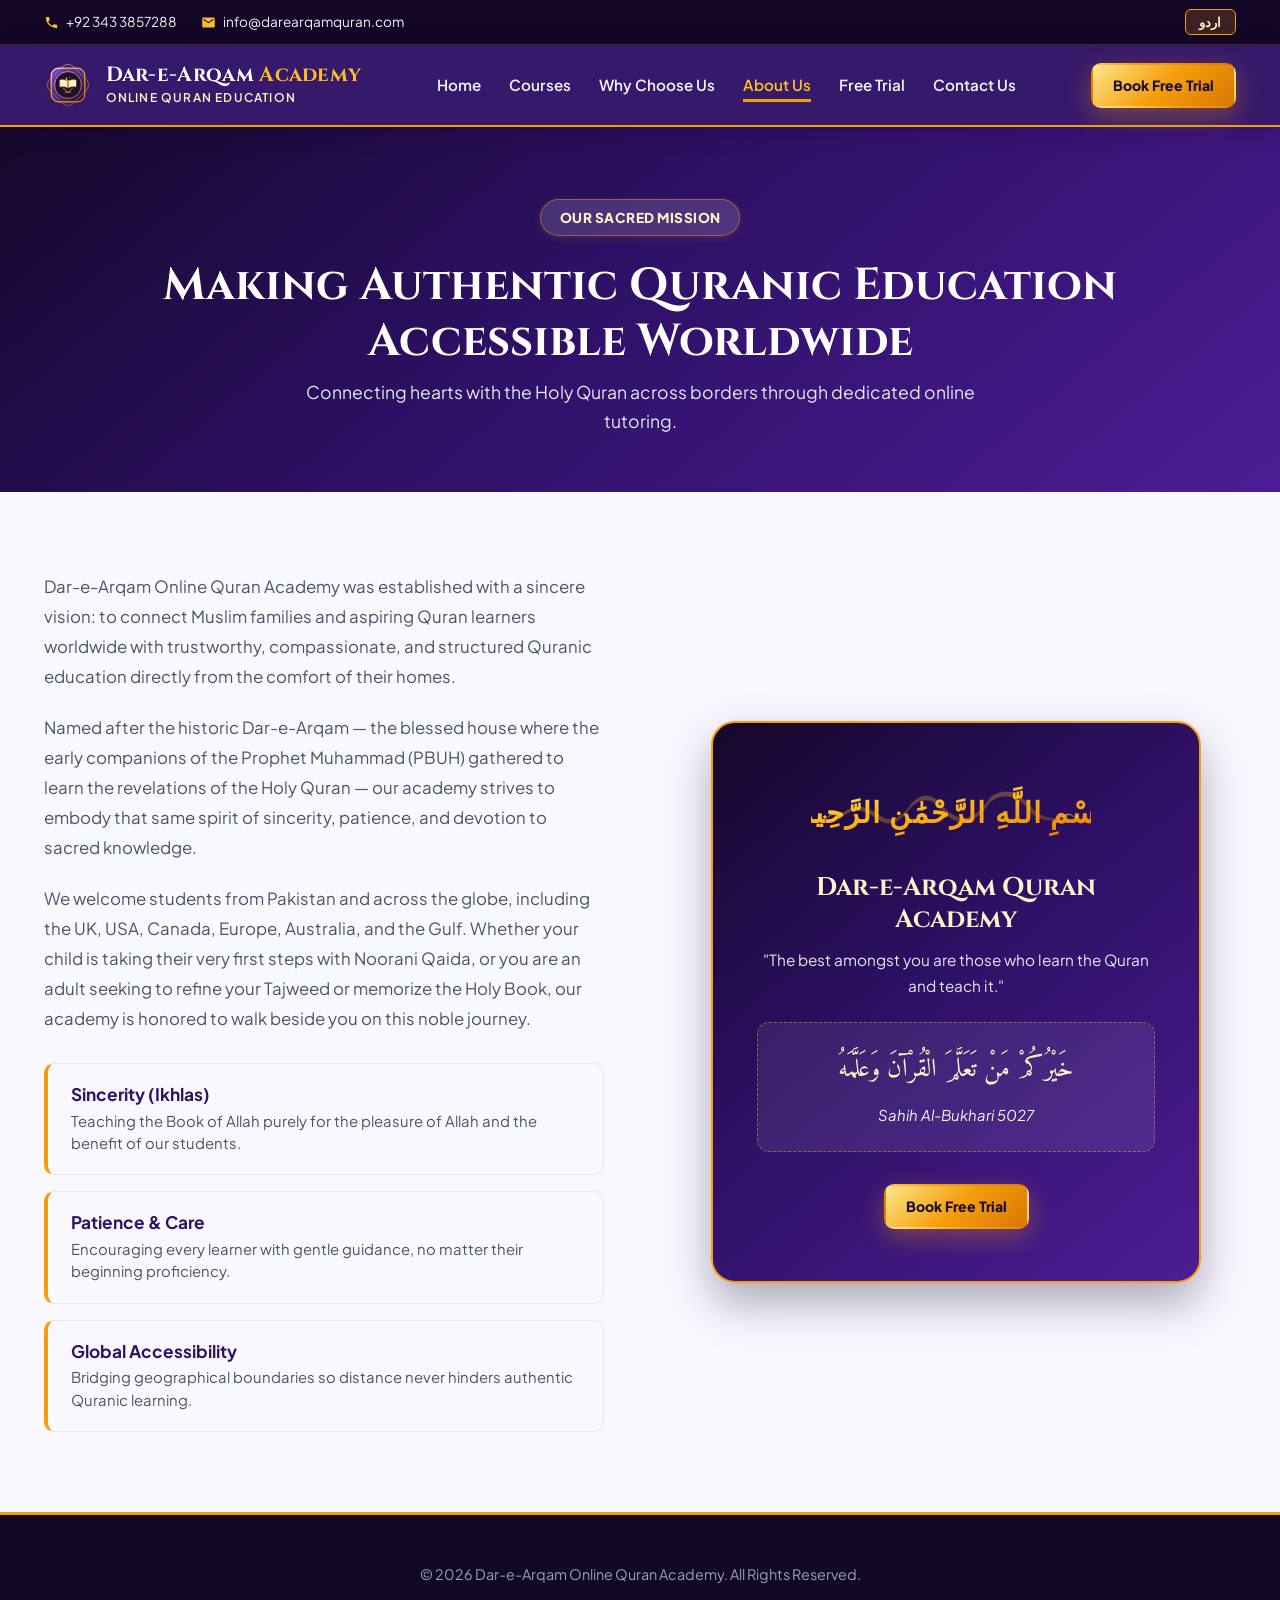
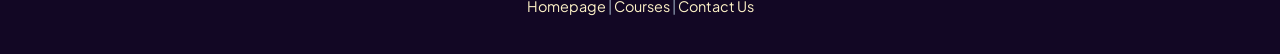
<file: about.html>
<!DOCTYPE html>
<html lang="en" dir="ltr">
<head>
  <meta charset="UTF-8">
  <meta name="viewport" content="width=device-width, initial-scale=1.0">
  <title>About Us | Dar-e-Arqam Online Quran Academy</title>
  <meta name="description" content="Learn about Dar-e-Arqam Online Quran Academy, our mission, values, and dedication to accessible Quranic education worldwide.">
  <link rel="icon" type="image/svg+xml" href="assets/icons/logo-icon.svg">
  <link rel="stylesheet" href="css/style.css?v=purple">
  <link rel="stylesheet" href="css/rtl.css?v=purple">
</head>
<body>

  <!-- Top Bar -->
  <div class="top-bar">
    <div class="container top-bar-content">
      <div class="top-contact-info">
        <div class="top-item">
          <svg viewBox="0 0 24 24" fill="currentColor" width="15" height="15"><path d="M6.62 10.79a15.05 15.05 0 006.59 6.59l2.2-2.2a1 1 0 011.02-.24 11.72 11.72 0 003.68.59 1 1 0 011 1V20a1 1 0 01-1 1A17 17 0 013 4a1 1 0 011-1h3.5a1 1 0 011 1 11.72 11.72 0 00.59 3.68 1 1 0 01-.24 1.02l-2.23 2.09z"/></svg>
          <a href="#" class="academy-phone">+92 343 3857288</a>
        </div>
        <div class="top-item">
          <svg viewBox="0 0 24 24" fill="currentColor" width="15" height="15"><path d="M20 4H4c-1.1 0-1.99.9-1.99 2L2 18c0 1.1.9 2 2 2h16c1.1 0 2-.9 2-2V6c0-1.1-.9-2-2-2zm0 4l-8 5-8-5V6l8 5 8-5v2z"/></svg>
          <a href="#" class="academy-email">info@darearqamquran.com</a>
        </div>
      </div>
      <div class="top-bar-actions">
        <button class="lang-toggle-btn" aria-label="Toggle language">
          <span class="lang-btn-text">اردو</span>
        </button>
      </div>
    </div>
  </div>

  <!-- Header -->
  <header class="main-nav">
    <div class="container nav-container">
      <a href="index.html" class="brand-logo">
        <img src="assets/icons/logo-icon.svg" alt="Dar-e-Arqam Logo" class="brand-icon">
        <div class="brand-text">
          <span class="brand-title">Dar-e-Arqam <span>Academy</span></span>
          <span class="brand-sub">Online Quran Education</span>
        </div>
      </a>
      <nav>
        <ul class="nav-menu">
          <li><a href="index.html" class="nav-link" data-i18n="navHome">Home</a></li>
          <li><a href="courses.html" class="nav-link" data-i18n="navCourses">Courses</a></li>
          <li><a href="index.html#why-us" class="nav-link" data-i18n="navWhyUs">Why Choose Us</a></li>
          <li><a href="about.html" class="nav-link active" data-i18n="navAbout">About Us</a></li>
          <li><a href="index.html#trial" class="nav-link" data-i18n="navTrial">Free Trial</a></li>
          <li><a href="contact.html" class="nav-link" data-i18n="navContact">Contact Us</a></li>
        </ul>
      </nav>
      <div class="nav-actions">
        <a href="index.html#trial" class="btn btn-gold btn-sm" data-i18n="bookTrialBtn">Book Free Trial</a>
      </div>
    </div>
  </header>

  <!-- Banner -->
  <section style="background: var(--grad-hero); color: #FFF; padding: 4.5rem 0 3.5rem; text-align: center;">
    <div class="container">
      <div class="section-badge" style="background: rgba(255,255,255,0.15); color: var(--color-gold-light);" data-i18n="aboutBadge">Our Sacred Mission</div>
      <h1 style="font-family: var(--font-serif); font-size: 2.8rem; color: #FFF; margin: 0.5rem 0;" data-i18n="aboutTitle">About Dar-e-Arqam Online Quran Academy</h1>
      <p style="color: #E2E8F0; font-size: 1.1rem; max-width: 700px; margin: 0 auto;" data-i18n="aboutSubheading">
        Connecting hearts with the Holy Quran across borders through dedicated online tutoring.
      </p>
    </div>
  </section>

  <!-- Main Narrative -->
  <main class="container" style="padding: 5rem 1.5rem;">
    <div class="about-grid">
      <div class="about-text-col">
        <p class="about-paragraph" data-i18n="aboutP1">
          Dar-e-Arqam Online Quran Academy was established with a sincere vision: to connect Muslim families and aspiring Quran learners worldwide with trustworthy, compassionate, and structured Quranic education directly from the comfort of their homes.
        </p>
        <p class="about-paragraph" data-i18n="aboutP2">
          Named after the historic Dar-e-Arqam — the blessed house where the early companions of the Prophet Muhammad (PBUH) gathered to learn the revelations of the Holy Quran — our academy strives to embody that same spirit of sincerity, patience, and devotion to sacred knowledge.
        </p>
        <p class="about-paragraph" data-i18n="aboutP3">
          We welcome students from Pakistan and across the globe, including the UK, USA, Canada, Europe, Australia, and the Gulf. Whether your child is taking their very first steps with Noorani Qaida, or you are an adult seeking to refine your Tajweed or memorize the Holy Book, our academy is honored to walk beside you on this noble journey.
        </p>

        <div class="about-values-list">
          <div class="value-item">
            <div>
              <h4 data-i18n="aboutValue1Title">Sincerity (Ikhlas)</h4>
              <p data-i18n="aboutValue1Desc">Teaching the Book of Allah purely for the pleasure of Allah and the benefit of our students.</p>
            </div>
          </div>
          <div class="value-item">
            <div>
              <h4 data-i18n="aboutValue2Title">Patience &amp; Care</h4>
              <p data-i18n="aboutValue2Desc">Encouraging every learner with gentle guidance, no matter their beginning proficiency.</p>
            </div>
          </div>
          <div class="value-item">
            <div>
              <h4 data-i18n="aboutValue3Title">Global Accessibility</h4>
              <p data-i18n="aboutValue3Desc">Bridging geographical boundaries so distance never hinders authentic Quranic learning.</p>
            </div>
          </div>
        </div>
      </div>

      <div class="about-visual-col">
        <div class="about-ornament-card">
          <div class="bismillah-wrap">
            <img src="assets/icons/bismillah.svg" alt="Bismillah" width="280">
          </div>
          <h3 style="font-family: var(--font-serif); color: var(--color-gold-light); font-size: 1.6rem; margin-bottom: 0.75rem;">
            Dar-e-Arqam Quran Academy
          </h3>
          <p style="color: #E2E8F0; font-size: 0.96rem; line-height: 1.65;">
            "The best amongst you are those who learn the Quran and teach it."
          </p>
          <div class="about-verse-box">
            <div class="about-verse-arabic">
              خَيْرُكُمْ مَنْ تَعَلَّمَ الْقُرْآنَ وَعَلَّمَهُ
            </div>
            <div class="about-verse-trans">
              Sahih Al-Bukhari 5027
            </div>
          </div>

          <div style="margin-top: 2rem;">
            <a href="index.html#trial" class="btn btn-gold btn-sm" data-i18n="bookTrialBtn">Book Free Trial</a>
          </div>
        </div>
      </div>
    </div>
  </main>

  <!-- Footer -->
  <footer class="site-footer" style="padding-top: 3rem;">
    <div class="container" style="text-align: center; color: #94A3B8; font-size: 0.9rem;">
      <p>&copy; 2026 Dar-e-Arqam Online Quran Academy. All Rights Reserved.</p>
      <p style="margin-top: 0.5rem;">
        <a href="index.html" style="color: var(--color-gold-light);">Homepage</a> | 
        <a href="courses.html" style="color: var(--color-gold-light);">Courses</a> | 
        <a href="contact.html" style="color: var(--color-gold-light);">Contact Us</a>
      </p>
    </div>
  </footer>

  <script src="js/config.js"></script>
  <script src="js/translations.js"></script>
  <script src="js/editor-core.js"></script>
  <script src="js/main.js"></script>
</body>
</html>
</file>
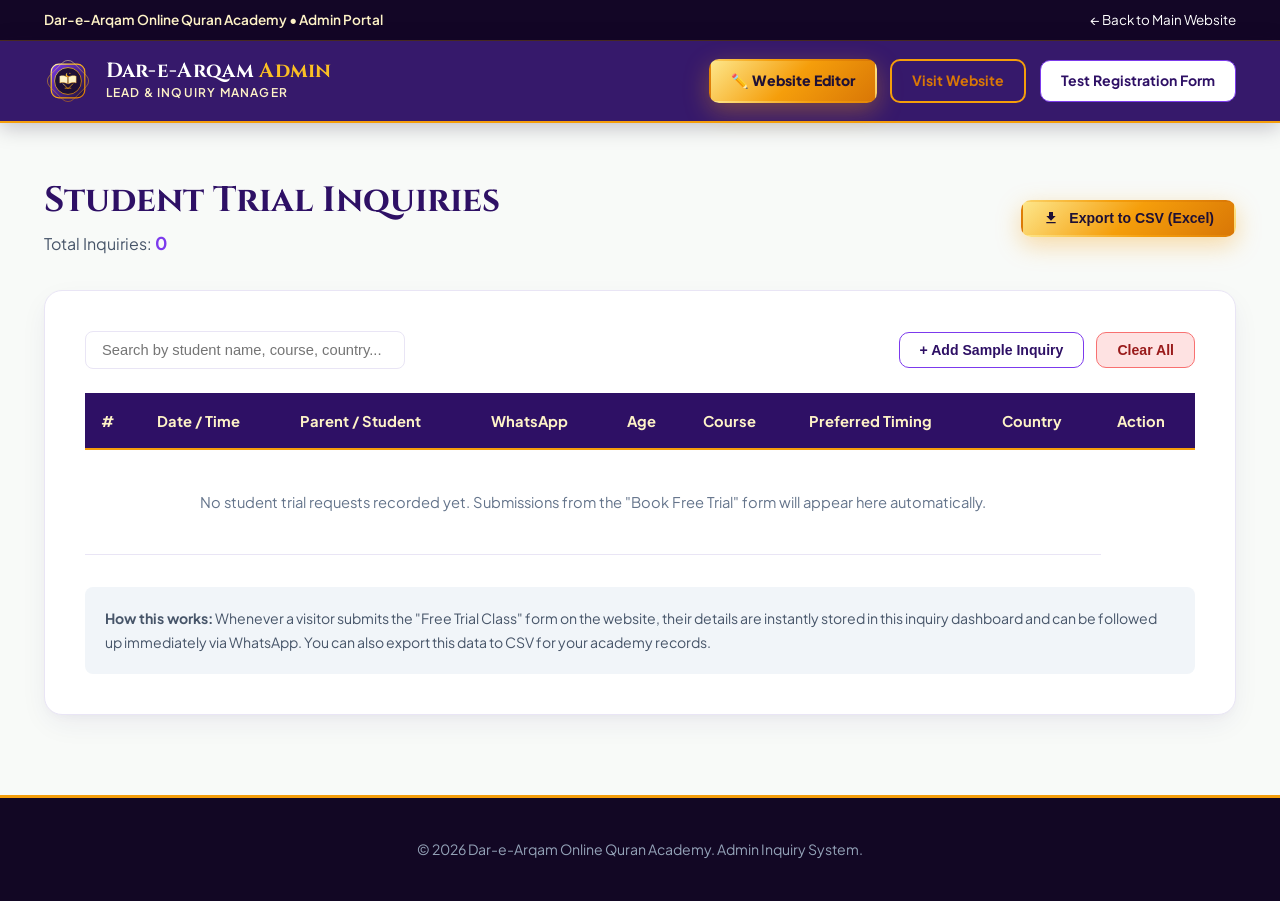
<file: admin-inquiries.html>
<!DOCTYPE html>
<html lang="en" dir="ltr">
<head>
  <meta charset="UTF-8">
  <meta name="viewport" content="width=device-width, initial-scale=1.0">
  <title>Student Inquiry Management | Dar-e-Arqam Online Quran Academy</title>
  <link rel="icon" type="image/svg+xml" href="assets/icons/logo-icon.svg">
  <link rel="stylesheet" href="css/style.css?v=purple">
  <link rel="stylesheet" href="css/rtl.css?v=purple">
  <style>
    .admin-header-actions {
      display: flex;
      flex-wrap: wrap;
      align-items: center;
      justify-content: space-between;
      gap: 1rem;
      margin-bottom: 1.5rem;
    }
    .search-input {
      padding: 0.65rem 1rem;
      border: 1px solid var(--color-border);
      border-radius: 8px;
      width: 320px;
      font-size: 0.92rem;
    }
    .action-group {
      display: flex;
      align-items: center;
      gap: 0.75rem;
    }
  </style>
</head>
<body style="background-color: #F8FAF8;">

  <!-- Top Bar -->
  <div class="top-bar">
    <div class="container top-bar-content">
      <div style="font-weight: 600; color: var(--color-gold-light);">
        <span>Dar-e-Arqam Online Quran Academy &bull; Admin Portal</span>
      </div>
      <div>
        <a href="index.html" style="color: #FFF; font-size: 0.84rem;">&larr; Back to Main Website</a>
      </div>
    </div>
  </div>

  <!-- Header -->
  <header class="main-nav">
    <div class="container nav-container">
      <a href="index.html" class="brand-logo">
        <img src="assets/icons/logo-icon.svg" alt="Dar-e-Arqam Logo" class="brand-icon">
        <div class="brand-text">
          <span class="brand-title">Dar-e-Arqam <span>Admin</span></span>
          <span class="brand-sub">Lead &amp; Inquiry Manager</span>
        </div>
      </a>
      <div class="nav-actions">
        <a href="editor.html" class="btn btn-gold btn-sm">✏️ Website Editor</a>
        <a href="index.html" class="btn btn-outline-gold btn-sm">Visit Website</a>
        <a href="index.html#trial" class="btn btn-outline-dark btn-sm">Test Registration Form</a>
      </div>
    </div>
  </header>

  <!-- Main Content -->
  <main class="container" style="padding: 3.5rem 1.5rem 5rem;">
    <div style="display: flex; align-items: center; justify-content: space-between; flex-wrap: wrap; gap: 1rem; margin-bottom: 2rem;">
      <div>
        <h1 style="font-family: var(--font-serif); font-size: 2.2rem; color: var(--color-dark-green); margin-bottom: 0.35rem;">
          Student Trial Inquiries
        </h1>
        <p style="color: var(--color-text-muted);">
          Total Inquiries: <strong id="inquiriesCount" style="color: var(--color-emerald); font-size: 1.1rem;">0</strong>
        </p>
      </div>
      <div>
        <button id="btnExportCsv" class="btn btn-gold btn-sm">
          <svg width="16" height="16" viewBox="0 0 24 24" fill="currentColor"><path d="M19 9h-4V3H9v6H5l7 7 7-7zM5 18v2h14v-2H5z"/></svg>
          Export to CSV (Excel)
        </button>
      </div>
    </div>

    <!-- Admin Table Card -->
    <div class="admin-card">
      <div class="admin-header-actions">
        <input type="text" id="searchInquiries" class="search-input" placeholder="Search by student name, course, country...">
        <div class="action-group">
          <button id="btnAddSample" class="btn btn-sm btn-outline-dark">+ Add Sample Inquiry</button>
          <button id="btnClearAll" class="btn btn-sm" style="background: #FEE2E2; color: #991B1B; border: 1px solid #F87171;">Clear All</button>
        </div>
      </div>

      <!-- Table -->
      <div class="table-responsive">
        <table class="inquiry-table">
          <thead>
            <tr>
              <th>#</th>
              <th>Date / Time</th>
              <th>Parent / Student</th>
              <th>WhatsApp</th>
              <th>Age</th>
              <th>Course</th>
              <th>Preferred Timing</th>
              <th>Country</th>
              <th>Action</th>
            </tr>
          </thead>
          <tbody id="inquiriesTableBody">
            <!-- Dynamically populated by js/inquiries.js -->
          </tbody>
        </table>
      </div>

      <div style="margin-top: 2rem; padding: 1.25rem; background: #F1F5F9; border-radius: 8px; font-size: 0.88rem; color: #475569;">
        <strong>How this works:</strong>
        Whenever a visitor submits the "Free Trial Class" form on the website, their details are instantly stored in this inquiry dashboard and can be followed up immediately via WhatsApp. You can also export this data to CSV for your academy records.
      </div>
    </div>
  </main>

  <footer class="site-footer" style="padding: 2.5rem 0;">
    <div class="container" style="text-align: center; color: #94A3B8; font-size: 0.88rem;">
      <p>&copy; 2026 Dar-e-Arqam Online Quran Academy. Admin Inquiry System.</p>
    </div>
  </footer>

  <script src="js/config.js"></script>
  <script src="js/inquiries.js"></script>
</body>
</html>
</file>
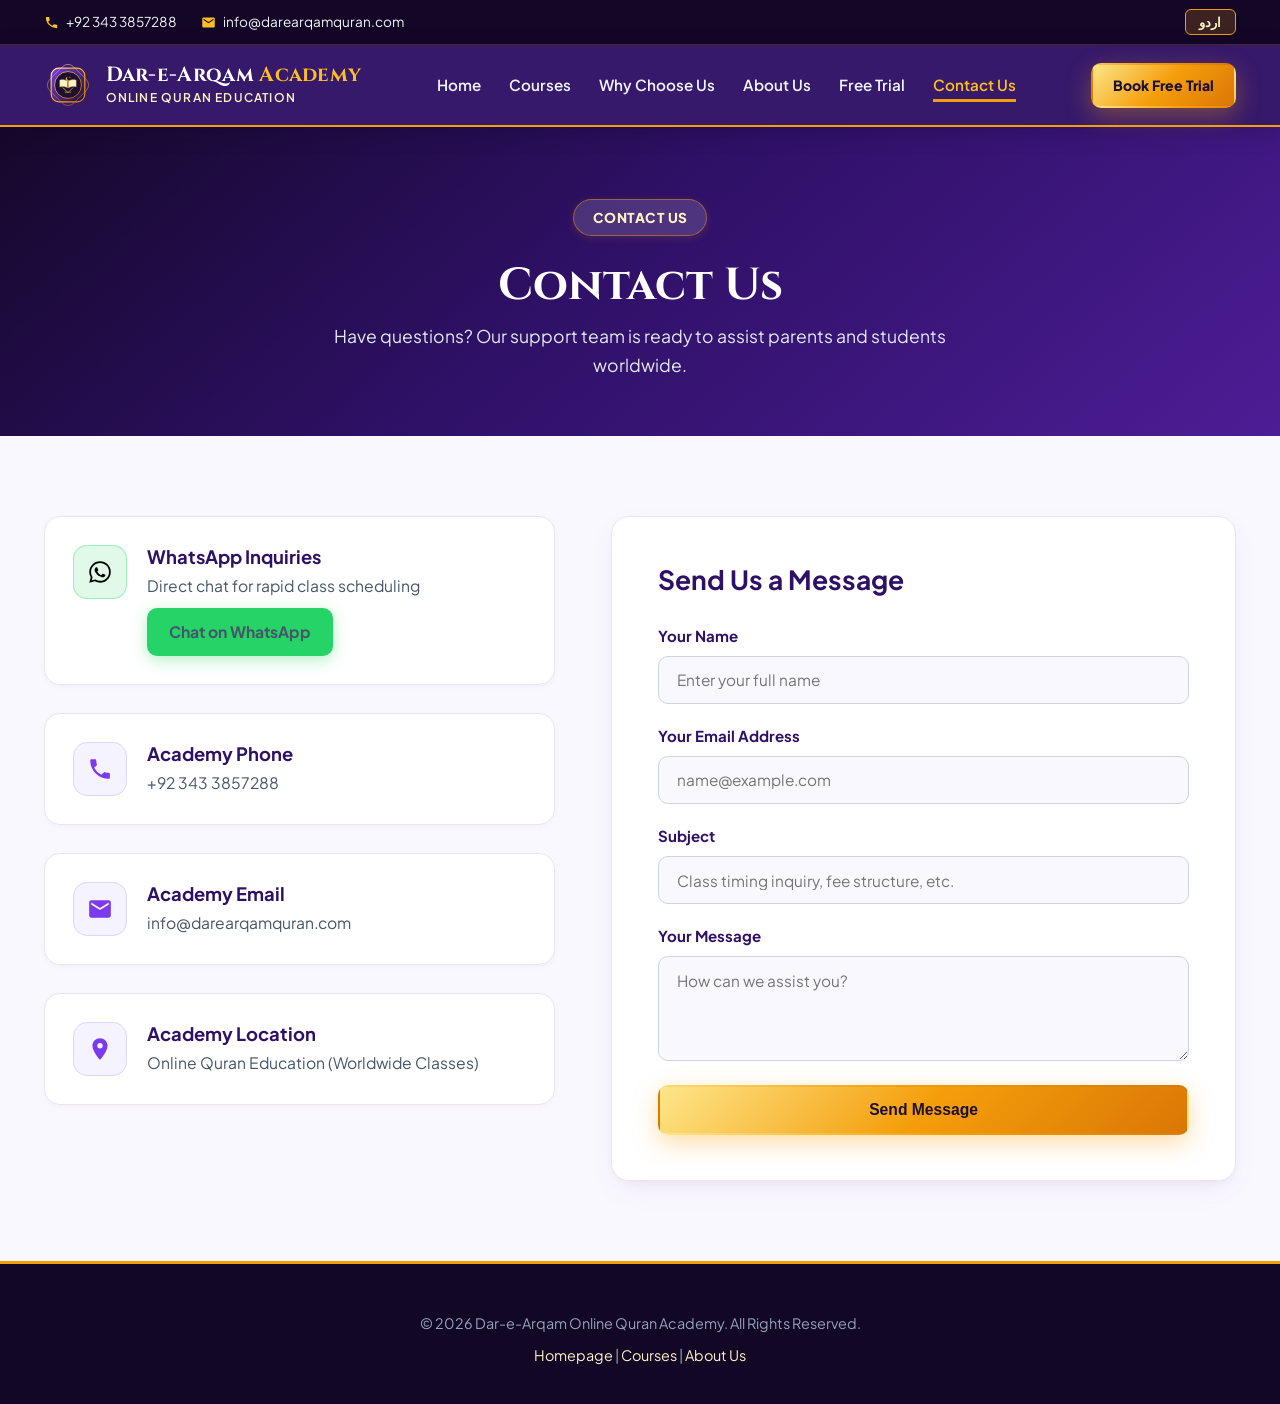
<file: contact.html>
<!DOCTYPE html>
<html lang="en" dir="ltr">
<head>
  <meta charset="UTF-8">
  <meta name="viewport" content="width=device-width, initial-scale=1.0">
  <title>Contact Us | Dar-e-Arqam Online Quran Academy</title>
  <meta name="description" content="Contact Dar-e-Arqam Online Quran Academy via WhatsApp, phone, or email to inquire about classes.">
  <link rel="icon" type="image/svg+xml" href="assets/icons/logo-icon.svg">
  <link rel="stylesheet" href="css/style.css?v=purple">
  <link rel="stylesheet" href="css/rtl.css?v=purple">
</head>
<body>

  <!-- Top Bar -->
  <div class="top-bar">
    <div class="container top-bar-content">
      <div class="top-contact-info">
        <div class="top-item">
          <svg viewBox="0 0 24 24" fill="currentColor" width="15" height="15"><path d="M6.62 10.79a15.05 15.05 0 006.59 6.59l2.2-2.2a1 1 0 011.02-.24 11.72 11.72 0 003.68.59 1 1 0 011 1V20a1 1 0 01-1 1A17 17 0 013 4a1 1 0 011-1h3.5a1 1 0 011 1 11.72 11.72 0 00.59 3.68 1 1 0 01-.24 1.02l-2.23 2.09z"/></svg>
          <a href="#" class="academy-phone">+92 343 3857288</a>
        </div>
        <div class="top-item">
          <svg viewBox="0 0 24 24" fill="currentColor" width="15" height="15"><path d="M20 4H4c-1.1 0-1.99.9-1.99 2L2 18c0 1.1.9 2 2 2h16c1.1 0 2-.9 2-2V6c0-1.1-.9-2-2-2zm0 4l-8 5-8-5V6l8 5 8-5v2z"/></svg>
          <a href="#" class="academy-email">info@darearqamquran.com</a>
        </div>
      </div>
      <div class="top-bar-actions">
        <button class="lang-toggle-btn" aria-label="Toggle language">
          <span class="lang-btn-text">اردو</span>
        </button>
      </div>
    </div>
  </div>

  <!-- Header -->
  <header class="main-nav">
    <div class="container nav-container">
      <a href="index.html" class="brand-logo">
        <img src="assets/icons/logo-icon.svg" alt="Dar-e-Arqam Logo" class="brand-icon">
        <div class="brand-text">
          <span class="brand-title">Dar-e-Arqam <span>Academy</span></span>
          <span class="brand-sub">Online Quran Education</span>
        </div>
      </a>
      <nav>
        <ul class="nav-menu">
          <li><a href="index.html" class="nav-link" data-i18n="navHome">Home</a></li>
          <li><a href="courses.html" class="nav-link" data-i18n="navCourses">Courses</a></li>
          <li><a href="index.html#why-us" class="nav-link" data-i18n="navWhyUs">Why Choose Us</a></li>
          <li><a href="about.html" class="nav-link" data-i18n="navAbout">About Us</a></li>
          <li><a href="index.html#trial" class="nav-link" data-i18n="navTrial">Free Trial</a></li>
          <li><a href="contact.html" class="nav-link active" data-i18n="navContact">Contact Us</a></li>
        </ul>
      </nav>
      <div class="nav-actions">
        <a href="index.html#trial" class="btn btn-gold btn-sm" data-i18n="bookTrialBtn">Book Free Trial</a>
      </div>
    </div>
  </header>

  <!-- Banner -->
  <section style="background: var(--grad-hero); color: #FFF; padding: 4.5rem 0 3.5rem; text-align: center;">
    <div class="container">
      <div class="section-badge" style="background: rgba(255,255,255,0.15); color: var(--color-gold-light);" data-i18n="contactHeading">Contact Us</div>
      <h1 style="font-family: var(--font-serif); font-size: 2.8rem; color: #FFF; margin: 0.5rem 0;" data-i18n="contactHeading">Get in Touch</h1>
      <p style="color: #E2E8F0; font-size: 1.1rem; max-width: 650px; margin: 0 auto;" data-i18n="contactSubheading">
        Have questions? Our support team is ready to assist parents and students worldwide.
      </p>
    </div>
  </section>

  <!-- Contact Cards & Form -->
  <main class="container" style="padding: 5rem 1.5rem;">
    <div class="contact-layout-grid">
      <!-- Info Cards -->
      <div class="contact-info-panel">
        <div class="contact-info-card">
          <div class="contact-card-icon wa-icon">
            <img src="assets/icons/whatsapp-icon.svg" width="26" height="26" alt="WhatsApp">
          </div>
          <div class="contact-card-content">
            <h4 data-i18n="contactWhatsAppTitle">WhatsApp Contact</h4>
            <p>Direct chat for rapid class scheduling</p>
            <a href="https://wa.me/923433857288" target="_blank" class="academy-wa-link btn btn-whatsapp btn-sm" style="margin-top:0.6rem; display:inline-flex;">
              Chat on WhatsApp
            </a>
          </div>
        </div>

        <div class="contact-info-card">
          <div class="contact-card-icon">
            <svg viewBox="0 0 24 24" width="26" height="26" fill="currentColor"><path d="M6.62 10.79a15.05 15.05 0 006.59 6.59l2.2-2.2a1 1 0 011.02-.24 11.72 11.72 0 003.68.59 1 1 0 011 1V20a1 1 0 01-1 1A17 17 0 013 4a1 1 0 011-1h3.5a1 1 0 011 1 11.72 11.72 0 00.59 3.68 1 1 0 01-.24 1.02l-2.23 2.09z"/></svg>
          </div>
          <div class="contact-card-content">
            <h4 data-i18n="contactPhoneTitle">Phone Number</h4>
            <p><a href="#" class="academy-phone">+92 343 3857288</a></p>
          </div>
        </div>

        <div class="contact-info-card">
          <div class="contact-card-icon">
            <svg viewBox="0 0 24 24" width="26" height="26" fill="currentColor"><path d="M20 4H4c-1.1 0-1.99.9-1.99 2L2 18c0 1.1.9 2 2 2h16c1.1 0 2-.9 2-2V6c0-1.1-.9-2-2-2zm0 4l-8 5-8-5V6l8 5 8-5v2z"/></svg>
          </div>
          <div class="contact-card-content">
            <h4 data-i18n="contactEmailTitle">Academy Email</h4>
            <p><a href="#" class="academy-email">info@darearqamquran.com</a></p>
          </div>
        </div>

        <div class="contact-info-card">
          <div class="contact-card-icon">
            <svg viewBox="0 0 24 24" width="26" height="26" fill="currentColor"><path d="M12 2C8.13 2 5 5.13 5 9c0 5.25 7 13 7 13s7-7.75 7-13c0-3.87-3.13-7-7-7zm0 9.5a2.5 2.5 0 110-5 2.5 2.5 0 010 5z"/></svg>
          </div>
          <div class="contact-card-content">
            <h4 data-i18n="contactLocationTitle">Academy Location</h4>
            <p data-i18n="contactLocationVal">Online Quran Education (Worldwide Classes)</p>
          </div>
        </div>
      </div>

      <!-- Contact Form -->
      <div class="contact-form-panel">
        <h3 data-i18n="contactFormTitle">Send Us a Message</h3>
        <form id="generalContactForm">
          <div class="form-group" style="margin-bottom: 1.25rem;">
            <label class="form-label" for="contactName" data-i18n="lblContactName">Your Name *</label>
            <input type="text" id="contactName" class="form-control" placeholder="Enter your full name" required>
          </div>

          <div class="form-group" style="margin-bottom: 1.25rem;">
            <label class="form-label" for="contactEmail" data-i18n="lblContactEmail">Your Email Address *</label>
            <input type="email" id="contactEmail" class="form-control" placeholder="name@example.com" required>
          </div>

          <div class="form-group" style="margin-bottom: 1.25rem;">
            <label class="form-label" for="contactSubject" data-i18n="lblContactSubject">Subject</label>
            <input type="text" id="contactSubject" class="form-control" placeholder="Class timing inquiry, fee structure, etc.">
          </div>

          <div class="form-group" style="margin-bottom: 1.5rem;">
            <label class="form-label" for="contactMessage" data-i18n="lblContactMsg">Your Message *</label>
            <textarea id="contactMessage" class="form-control" rows="4" placeholder="How can we assist you?" data-i18n-ph="phContactMsg" required></textarea>
          </div>

          <button type="submit" class="btn btn-gold" style="width:100%;">
            <span data-i18n="btnSendMsg">Send Message</span>
          </button>
        </form>
      </div>
    </div>
  </main>

  <!-- Footer -->
  <footer class="site-footer" style="padding-top: 3rem;">
    <div class="container" style="text-align: center; color: #94A3B8; font-size: 0.9rem;">
      <p>&copy; 2026 Dar-e-Arqam Online Quran Academy. All Rights Reserved.</p>
      <p style="margin-top: 0.5rem;">
        <a href="index.html" style="color: var(--color-gold-light);">Homepage</a> | 
        <a href="courses.html" style="color: var(--color-gold-light);">Courses</a> | 
        <a href="about.html" style="color: var(--color-gold-light);">About Us</a>
      </p>
    </div>
  </footer>

  <script src="js/config.js"></script>
  <script src="js/translations.js"></script>
  <script src="js/editor-core.js"></script>
  <script src="js/main.js"></script>
  <script src="js/forms.js"></script>
</body>
</html>
</file>
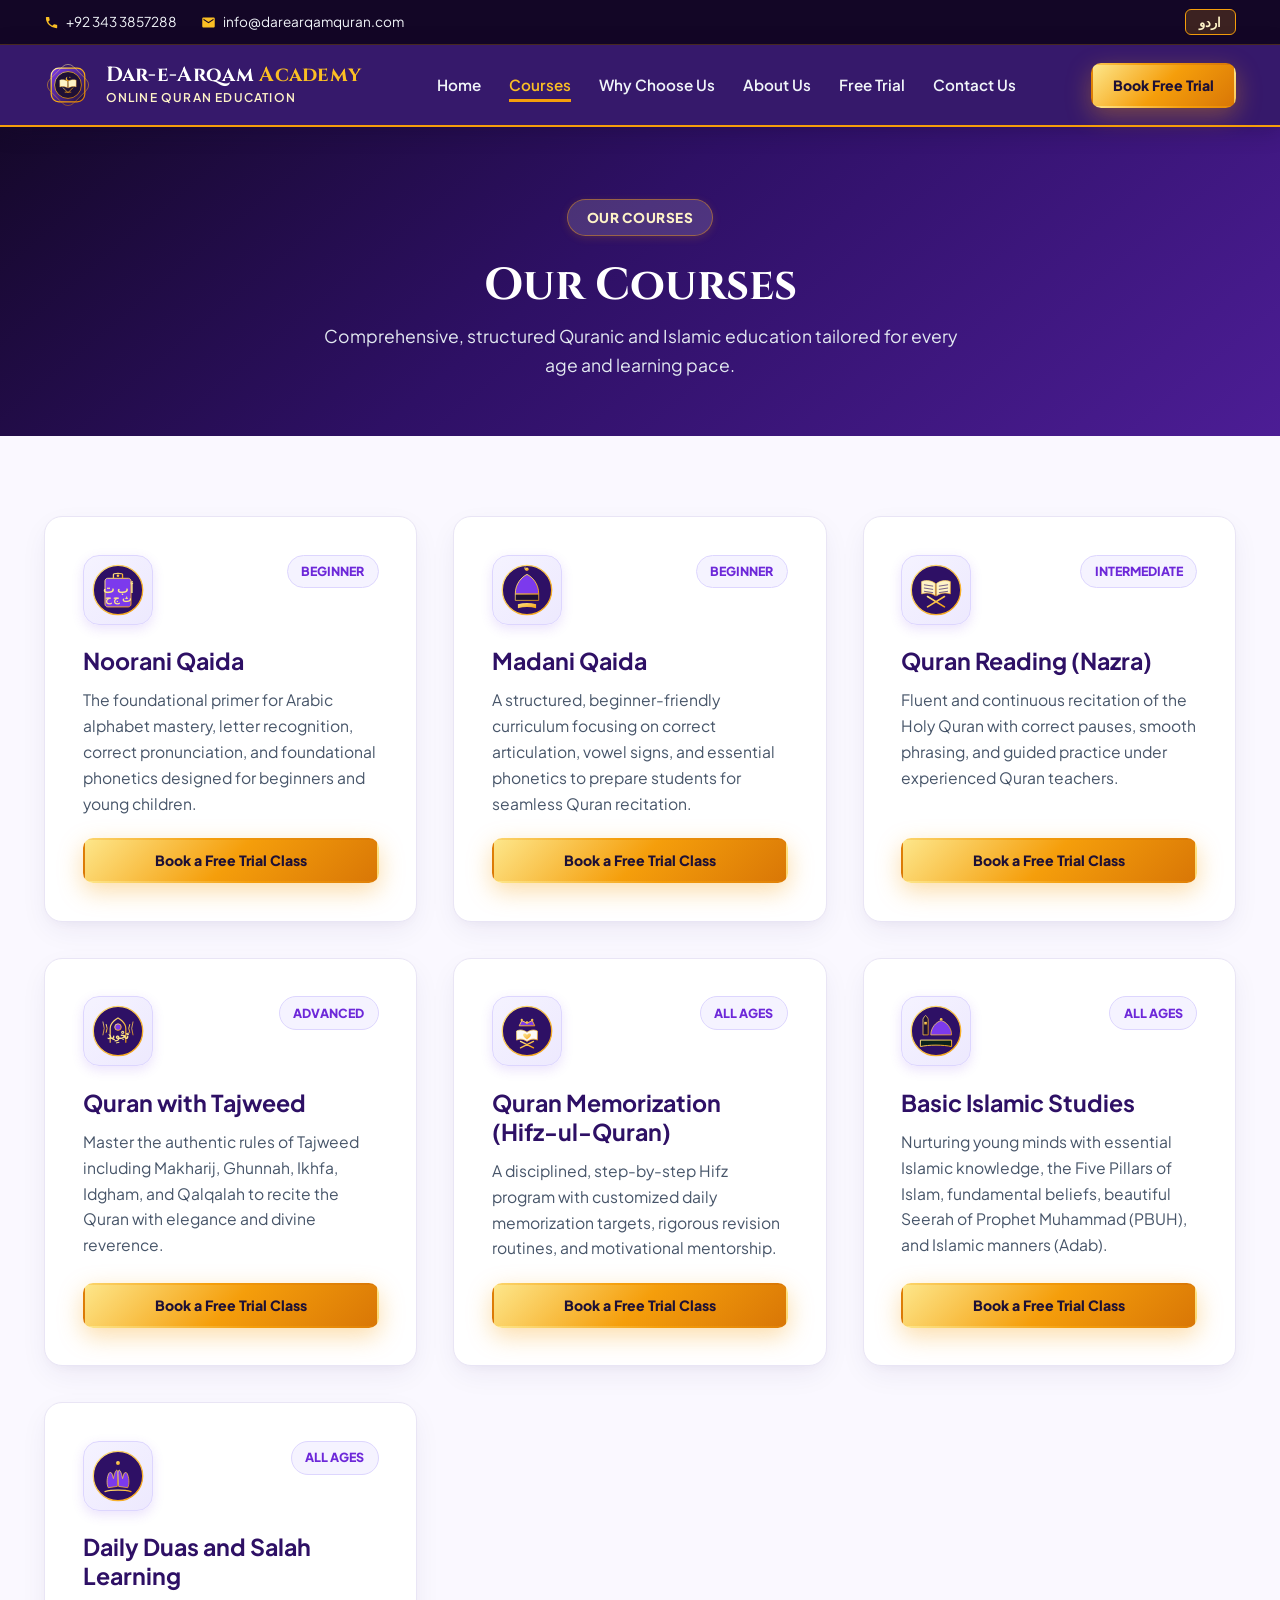
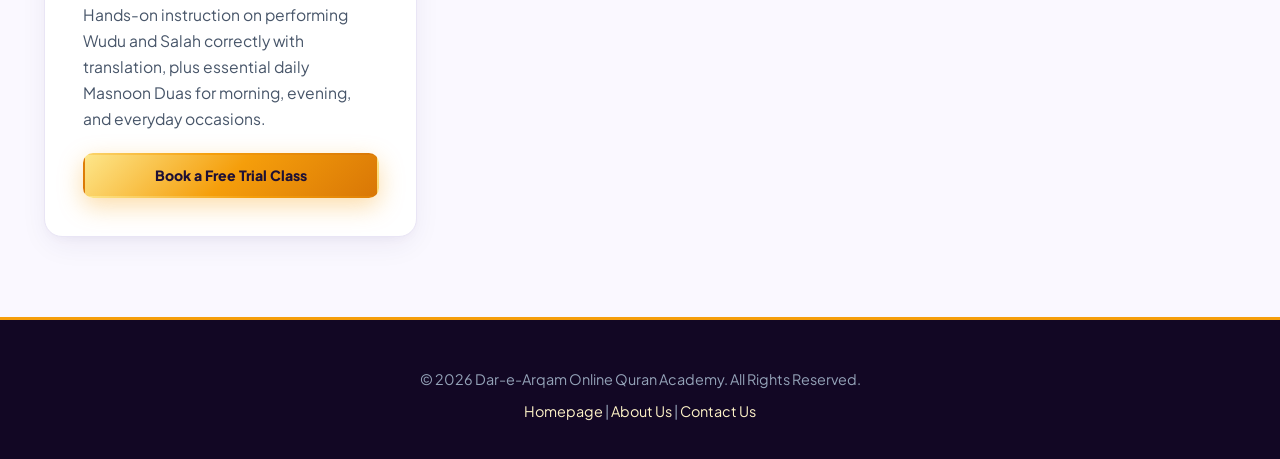
<file: courses.html>
<!DOCTYPE html>
<html lang="en" dir="ltr">
<head>
  <meta charset="UTF-8">
  <meta name="viewport" content="width=device-width, initial-scale=1.0">
  <title>Our Courses | Dar-e-Arqam Online Quran Academy</title>
  <meta name="description" content="Explore our complete range of Quranic courses: Noorani Qaida, Madani Qaida, Quran Reading, Tajweed, Hifz, Islamic Studies, and Daily Duas.">
  <link rel="icon" type="image/svg+xml" href="assets/icons/logo-icon.svg">
  <link rel="stylesheet" href="css/style.css?v=purple">
  <link rel="stylesheet" href="css/rtl.css?v=purple">
</head>
<body>

  <!-- Top Announcement Bar -->
  <div class="top-bar">
    <div class="container top-bar-content">
      <div class="top-contact-info">
        <div class="top-item">
          <svg viewBox="0 0 24 24" fill="currentColor" width="15" height="15"><path d="M6.62 10.79a15.05 15.05 0 006.59 6.59l2.2-2.2a1 1 0 011.02-.24 11.72 11.72 0 003.68.59 1 1 0 011 1V20a1 1 0 01-1 1A17 17 0 013 4a1 1 0 011-1h3.5a1 1 0 011 1 11.72 11.72 0 00.59 3.68 1 1 0 01-.24 1.02l-2.23 2.09z"/></svg>
          <a href="#" class="academy-phone">+92 343 3857288</a>
        </div>
        <div class="top-item">
          <svg viewBox="0 0 24 24" fill="currentColor" width="15" height="15"><path d="M20 4H4c-1.1 0-1.99.9-1.99 2L2 18c0 1.1.9 2 2 2h16c1.1 0 2-.9 2-2V6c0-1.1-.9-2-2-2zm0 4l-8 5-8-5V6l8 5 8-5v2z"/></svg>
          <a href="#" class="academy-email">info@darearqamquran.com</a>
        </div>
      </div>
      <div class="top-bar-actions">
        <button class="lang-toggle-btn" aria-label="Toggle language">
          <span class="lang-btn-text">اردو</span>
        </button>
      </div>
    </div>
  </div>

  <!-- Header -->
  <header class="main-nav">
    <div class="container nav-container">
      <a href="index.html" class="brand-logo">
        <img src="assets/icons/logo-icon.svg" alt="Dar-e-Arqam Logo" class="brand-icon">
        <div class="brand-text">
          <span class="brand-title">Dar-e-Arqam <span>Academy</span></span>
          <span class="brand-sub">Online Quran Education</span>
        </div>
      </a>
      <nav>
        <ul class="nav-menu">
          <li><a href="index.html" class="nav-link" data-i18n="navHome">Home</a></li>
          <li><a href="courses.html" class="nav-link active" data-i18n="navCourses">Courses</a></li>
          <li><a href="index.html#why-us" class="nav-link" data-i18n="navWhyUs">Why Choose Us</a></li>
          <li><a href="about.html" class="nav-link" data-i18n="navAbout">About Us</a></li>
          <li><a href="index.html#trial" class="nav-link" data-i18n="navTrial">Free Trial</a></li>
          <li><a href="contact.html" class="nav-link" data-i18n="navContact">Contact Us</a></li>
        </ul>
      </nav>
      <div class="nav-actions">
        <a href="index.html#trial" class="btn btn-gold btn-sm" data-i18n="bookTrialBtn">Book Free Trial</a>
      </div>
    </div>
  </header>

  <!-- Banner -->
  <section style="background: var(--grad-hero); color: #FFF; padding: 4.5rem 0 3.5rem; text-align: center;">
    <div class="container">
      <div class="section-badge" style="background: rgba(255,255,255,0.15); color: var(--color-gold-light);" data-i18n="coursesHeading">Our Courses</div>
      <h1 style="font-family: var(--font-serif); font-size: 2.8rem; color: #FFF; margin: 0.5rem 0;" data-i18n="coursesHeading">Comprehensive Quranic Courses</h1>
      <p style="color: #E2E8F0; font-size: 1.1rem; max-width: 650px; margin: 0 auto;" data-i18n="coursesSubheading">
        Structured step-by-step curricula taught 1-on-1 by patient, dedicated teachers.
      </p>
    </div>
  </section>

  <!-- Course Catalog -->
  <main class="container" style="padding: 5rem 1.5rem;">
    <div class="courses-grid">
      <!-- Noorani Qaida -->
      <div class="course-card">
        <div>
          <div class="course-card-header">
            <div class="course-icon-wrap"><img src="assets/icons/noorani.svg" alt="Noorani" width="56" height="56"></div>
            <span class="course-badge" data-i18n="courseBadgeBeginner">Beginner</span>
          </div>
          <h3 class="course-title" data-i18n="course1Title">Noorani Qaida</h3>
          <p class="course-desc" data-i18n="course1Desc">Foundational Arabic phonetics and letter recognition.</p>
        </div>
        <div class="course-card-footer">
          <a href="index.html#trial" class="btn btn-gold btn-sm" style="width:100%;" data-i18n="heroTrialBtn">Book a Free Trial Class</a>
        </div>
      </div>

      <!-- Madani Qaida -->
      <div class="course-card">
        <div>
          <div class="course-card-header">
            <div class="course-icon-wrap"><img src="assets/icons/madani.svg" alt="Madani" width="56" height="56"></div>
            <span class="course-badge" data-i18n="courseBadgeBeginner">Beginner</span>
          </div>
          <h3 class="course-title" data-i18n="course2Title">Madani Qaida</h3>
          <p class="course-desc" data-i18n="course2Desc">A structured, beginner-friendly curriculum focusing on articulation.</p>
        </div>
        <div class="course-card-footer">
          <a href="index.html#trial" class="btn btn-gold btn-sm" style="width:100%;" data-i18n="heroTrialBtn">Book a Free Trial Class</a>
        </div>
      </div>

      <!-- Quran Reading (Nazra) -->
      <div class="course-card">
        <div>
          <div class="course-card-header">
            <div class="course-icon-wrap"><img src="assets/icons/quran-reading.svg" alt="Reading" width="56" height="56"></div>
            <span class="course-badge" data-i18n="courseBadgeIntermediate">Intermediate</span>
          </div>
          <h3 class="course-title" data-i18n="course3Title">Quran Reading (Nazra)</h3>
          <p class="course-desc" data-i18n="course3Desc">Fluent recitation from Surah Al-Fatiha to An-Nas.</p>
        </div>
        <div class="course-card-footer">
          <a href="index.html#trial" class="btn btn-gold btn-sm" style="width:100%;" data-i18n="heroTrialBtn">Book a Free Trial Class</a>
        </div>
      </div>

      <!-- Quran with Tajweed -->
      <div class="course-card">
        <div>
          <div class="course-card-header">
            <div class="course-icon-wrap"><img src="assets/icons/tajweed.svg" alt="Tajweed" width="56" height="56"></div>
            <span class="course-badge" data-i18n="courseBadgeAdvanced">Advanced</span>
          </div>
          <h3 class="course-title" data-i18n="course4Title">Quran with Tajweed</h3>
          <p class="course-desc" data-i18n="course4Desc">Master Makharij, Ghunnah, Ikhfa, Idgham, and Qalqalah.</p>
        </div>
        <div class="course-card-footer">
          <a href="index.html#trial" class="btn btn-gold btn-sm" style="width:100%;" data-i18n="heroTrialBtn">Book a Free Trial Class</a>
        </div>
      </div>

      <!-- Quran Memorization (Hifz) -->
      <div class="course-card">
        <div>
          <div class="course-card-header">
            <div class="course-icon-wrap"><img src="assets/icons/hifz.svg" alt="Hifz" width="56" height="56"></div>
            <span class="course-badge" data-i18n="courseBadgeAllAges">Dedicated</span>
          </div>
          <h3 class="course-title" data-i18n="course5Title">Quran Memorization (Hifz-ul-Quran)</h3>
          <p class="course-desc" data-i18n="course5Desc">Sabaq, Sabqi, and Manzil revision system for lifelong memorization.</p>
        </div>
        <div class="course-card-footer">
          <a href="index.html#trial" class="btn btn-gold btn-sm" style="width:100%;" data-i18n="heroTrialBtn">Book a Free Trial Class</a>
        </div>
      </div>

      <!-- Basic Islamic Studies -->
      <div class="course-card">
        <div>
          <div class="course-card-header">
            <div class="course-icon-wrap"><img src="assets/icons/islamic-studies.svg" alt="Islamic Studies" width="56" height="56"></div>
            <span class="course-badge" data-i18n="courseBadgeAllAges">All Ages</span>
          </div>
          <h3 class="course-title" data-i18n="course6Title">Basic Islamic Studies</h3>
          <p class="course-desc" data-i18n="course6Desc">Pillars of Islam, Kalimahs, Seerah, and character development.</p>
        </div>
        <div class="course-card-footer">
          <a href="index.html#trial" class="btn btn-gold btn-sm" style="width:100%;" data-i18n="heroTrialBtn">Book a Free Trial Class</a>
        </div>
      </div>

      <!-- Daily Duas and Salah -->
      <div class="course-card">
        <div>
          <div class="course-card-header">
            <div class="course-icon-wrap"><img src="assets/icons/salah-duas.svg" alt="Salah & Duas" width="56" height="56"></div>
            <span class="course-badge" data-i18n="courseBadgeAllAges">Essential</span>
          </div>
          <h3 class="course-title" data-i18n="course7Title">Daily Duas &amp; Salah Learning</h3>
          <p class="course-desc" data-i18n="course7Desc">Complete practical Salah, Wudu method, and daily Masnoon Duas.</p>
        </div>
        <div class="course-card-footer">
          <a href="index.html#trial" class="btn btn-gold btn-sm" style="width:100%;" data-i18n="heroTrialBtn">Book a Free Trial Class</a>
        </div>
      </div>
    </div>
  </main>

  <!-- Footer -->
  <footer class="site-footer" style="padding-top: 3rem;">
    <div class="container" style="text-align: center; color: #94A3B8; font-size: 0.9rem;">
      <p>&copy; 2026 Dar-e-Arqam Online Quran Academy. All Rights Reserved.</p>
      <p style="margin-top: 0.5rem;">
        <a href="index.html" style="color: var(--color-gold-light);">Homepage</a> | 
        <a href="about.html" style="color: var(--color-gold-light);">About Us</a> | 
        <a href="contact.html" style="color: var(--color-gold-light);">Contact Us</a>
      </p>
    </div>
  </footer>

  <script src="js/config.js"></script>
  <script src="js/translations.js"></script>
  <script src="js/editor-core.js"></script>
  <script src="js/main.js"></script>
</body>
</html>
</file>
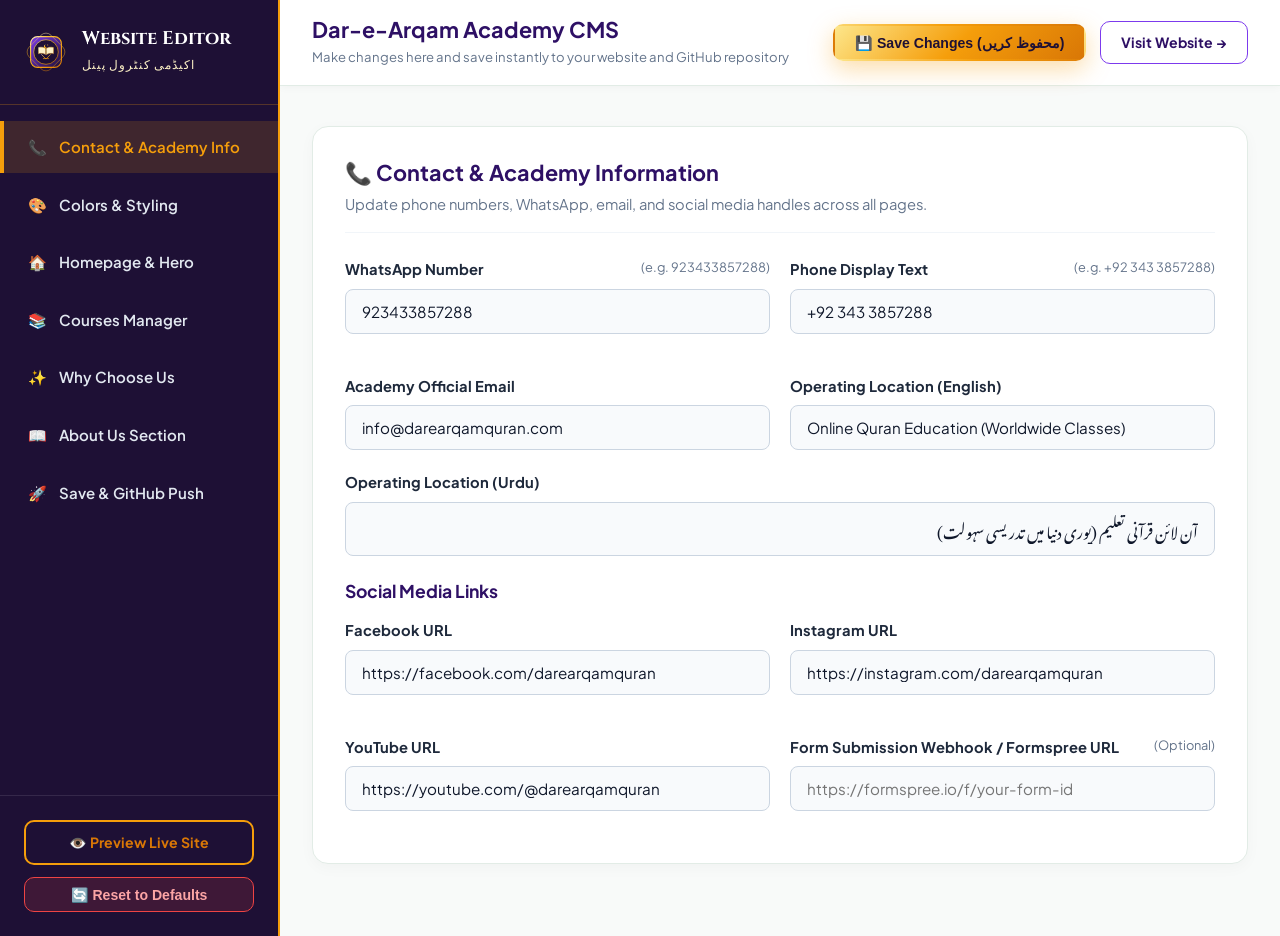
<file: editor.html>
<!DOCTYPE html>
<html lang="en" dir="ltr">
<head>
  <meta charset="UTF-8">
  <meta name="viewport" content="width=device-width, initial-scale=1.0">
  <title>Website Editor &amp; CMS | Dar-e-Arqam Online Quran Academy</title>
  <link rel="icon" type="image/svg+xml" href="assets/icons/logo-icon.svg">
  <link rel="stylesheet" href="css/style.css?v=purple">
  <link rel="stylesheet" href="css/rtl.css?v=purple">
  <style>
    :root {
      --editor-bg: #F8FAF9;
      --editor-card: #FFFFFF;
      --editor-sidebar: #1E1035;
      --editor-border: #E2ECE6;
    }
    body {
      background-color: var(--editor-bg);
      font-family: 'Plus Jakarta Sans', sans-serif;
      margin: 0;
      padding: 0;
    }
    /* Editor Layout */
    .editor-layout {
      display: flex;
      min-height: 100vh;
    }
    /* Sidebar */
    .editor-sidebar {
      width: 280px;
      background: var(--editor-sidebar);
      color: #FFF;
      flex-shrink: 0;
      display: flex;
      flex-direction: column;
      justify-content: space-between;
      border-right: 2px solid #F59E0B;
    }
    .sidebar-header {
      padding: 1.75rem 1.5rem;
      border-bottom: 1px solid rgba(245, 158, 11, 0.25);
      display: flex;
      align-items: center;
      gap: 0.85rem;
    }
    .sidebar-header img {
      width: 44px;
      height: 44px;
    }
    .sidebar-header h2 {
      font-size: 1.15rem;
      color: #FFF;
      margin: 0;
      font-family: var(--font-serif);
      line-height: 1.2;
    }
    .sidebar-header span {
      font-size: 0.72rem;
      color: #FEF3C7;
      text-transform: uppercase;
      letter-spacing: 1px;
    }
    .editor-nav {
      list-style: none;
      padding: 1rem 0;
      margin: 0;
      display: flex;
      flex-direction: column;
      gap: 0.35rem;
    }
    .editor-nav-item {
      padding: 0.85rem 1.5rem;
      display: flex;
      align-items: center;
      gap: 0.75rem;
      color: #E2E8F0;
      cursor: pointer;
      font-weight: 600;
      font-size: 0.94rem;
      transition: all 0.2s ease;
      border-left: 4px solid transparent;
    }
    .editor-nav-item:hover {
      background: rgba(255, 255, 255, 0.08);
      color: #F59E0B;
    }
    .editor-nav-item.active {
      background: rgba(245, 158, 11, 0.15);
      color: #F59E0B;
      border-left-color: #F59E0B;
    }
    .sidebar-footer {
      padding: 1.5rem;
      border-top: 1px solid rgba(255, 255, 255, 0.1);
      display: flex;
      flex-direction: column;
      gap: 0.75rem;
    }
    /* Main Content Area */
    .editor-main {
      flex: 1;
      display: flex;
      flex-direction: column;
      overflow-y: auto;
    }
    .editor-topbar {
      background: #FFFFFF;
      padding: 1rem 2rem;
      border-bottom: 1.5px solid var(--editor-border);
      display: flex;
      align-items: center;
      justify-content: space-between;
      position: sticky;
      top: 0;
      z-index: 100;
      box-shadow: 0 2px 8px rgba(0,0,0,0.03);
    }
    .editor-topbar-actions {
      display: flex;
      align-items: center;
      gap: 0.85rem;
    }
    .editor-body {
      padding: 2.5rem 2rem;
      max-width: 1100px;
      width: 100%;
      margin: 0 auto;
      box-sizing: border-box;
    }
    .editor-tab-panel {
      display: none;
      animation: fadeIn 0.3s ease;
    }
    .editor-tab-panel.active {
      display: block;
    }
    @keyframes fadeIn {
      from { opacity: 0; transform: translateY(6px); }
      to { opacity: 1; transform: translateY(0); }
    }
    /* Cards & Form Styles */
    .cms-card {
      background: #FFFFFF;
      border-radius: 16px;
      border: 1.5px solid var(--editor-border);
      box-shadow: 0 4px 15px rgba(0,0,0,0.03);
      padding: 2rem;
      margin-bottom: 2rem;
    }
    .cms-card-header {
      margin-bottom: 1.5rem;
      border-bottom: 1px solid #F1F5F9;
      padding-bottom: 1rem;
    }
    .cms-card-header h3 {
      font-size: 1.35rem;
      color: var(--color-dark-purple);
      margin: 0 0 0.35rem 0;
      display: flex;
      align-items: center;
      gap: 0.6rem;
    }
    .cms-card-header p {
      color: #64748B;
      font-size: 0.92rem;
      margin: 0;
    }
    .form-grid-2 {
      display: grid;
      grid-template-columns: 1fr 1fr;
      gap: 1.25rem;
    }
    .form-group-cms {
      display: flex;
      flex-direction: column;
      gap: 0.45rem;
      margin-bottom: 1.25rem;
    }
    .form-group-cms label {
      font-size: 0.92rem;
      font-weight: 700;
      color: #1E293B;
      display: flex;
      justify-content: space-between;
    }
    .form-group-cms label span.sub {
      font-weight: 400;
      color: #64748B;
      font-size: 0.8rem;
    }
    .input-cms {
      padding: 0.75rem 1rem;
      border: 1.5px solid #CBD5E1;
      border-radius: 8px;
      font-family: inherit;
      font-size: 0.95rem;
      color: #0F172A;
      background: #F8FAFC;
      transition: all 0.2s ease;
    }
    .input-cms:focus {
      outline: none;
      border-color: #7C3AED;
      background: #FFF;
      box-shadow: 0 0 0 3px rgba(124, 58, 237, 0.15);
    }
    textarea.input-cms {
      resize: vertical;
      min-height: 90px;
    }
    .input-cms-urdu {
      direction: rtl;
      text-align: right;
      font-family: 'Noto Nastaliq Urdu', 'Amiri', serif;
      line-height: 1.9;
    }
    /* Theme Preset Cards */
    .theme-grid {
      display: grid;
      grid-template-columns: repeat(auto-fit, minmax(220px, 1fr));
      gap: 1.25rem;
      margin-top: 1rem;
    }
    .theme-preset-card {
      border: 2px solid #E2E8F0;
      border-radius: 12px;
      padding: 1.25rem;
      cursor: pointer;
      transition: all 0.25s ease;
      background: #FFF;
      text-align: center;
    }
    .theme-preset-card:hover {
      transform: translateY(-4px);
      box-shadow: 0 8px 25px rgba(0,0,0,0.08);
      border-color: #F59E0B;
    }
    .theme-preset-card.active {
      border-color: #7C3AED;
      box-shadow: 0 0 0 3px rgba(124, 58, 237, 0.2);
    }
    .theme-preview-dots {
      display: flex;
      justify-content: center;
      gap: 0.5rem;
      margin-bottom: 0.75rem;
    }
    .theme-dot {
      width: 26px;
      height: 26px;
      border-radius: 50%;
      border: 2px solid #FFF;
      box-shadow: 0 2px 5px rgba(0,0,0,0.15);
    }
    .theme-preset-name {
      font-weight: 700;
      font-size: 0.94rem;
      color: #1E293B;
    }
    /* Toast Alert */
    #editorAlertToast {
      position: fixed;
      bottom: 30px;
      right: 30px;
      background: #15082A;
      color: #FEF3C7;
      border: 2px solid #F59E0B;
      padding: 1rem 1.75rem;
      border-radius: 12px;
      font-weight: 700;
      box-shadow: 0 10px 35px rgba(0,0,0,0.4);
      z-index: 10000;
      display: none;
      animation: toastSlide 0.3s ease;
    }
    @keyframes toastSlide {
      from { transform: translateX(100%); }
      to { transform: translateX(0); }
    }
    /* GitHub Push Card */
    .github-box {
      background: #FAF8FF;
      border: 2px dashed #DDD6FE;
      border-radius: 12px;
      padding: 1.5rem;
      margin-top: 1rem;
    }
    @media (max-width: 900px) {
      .editor-layout {
        flex-direction: column;
      }
      .editor-sidebar {
        width: 100%;
      }
      .form-grid-2 {
        grid-template-columns: 1fr;
      }
    }
  </style>
</head>
<body>

<div class="editor-layout">
  <!-- ================= SIDEBAR ================= -->
  <aside class="editor-sidebar">
    <div>
      <div class="sidebar-header">
        <img src="assets/icons/logo-icon.svg" alt="Dar-e-Arqam Logo">
        <div>
          <h2>Website Editor</h2>
          <span>اکیڈمی کنٹرول پینل</span>
        </div>
      </div>

      <ul class="editor-nav">
        <li class="editor-nav-item active" data-tab="tab-contact">
          <span>📞</span> Contact &amp; Academy Info
        </li>
        <li class="editor-nav-item" data-tab="tab-theme">
          <span>🎨</span> Colors &amp; Styling
        </li>
        <li class="editor-nav-item" data-tab="tab-hero">
          <span>🏠</span> Homepage &amp; Hero
        </li>
        <li class="editor-nav-item" data-tab="tab-courses">
          <span>📚</span> Courses Manager
        </li>
        <li class="editor-nav-item" data-tab="tab-whyus">
          <span>✨</span> Why Choose Us
        </li>
        <li class="editor-nav-item" data-tab="tab-about">
          <span>📖</span> About Us Section
        </li>
        <li class="editor-nav-item" data-tab="tab-export">
          <span>🚀</span> Save &amp; GitHub Push
        </li>
      </ul>
    </div>

    <div class="sidebar-footer">
      <a href="index.html" target="_blank" class="btn btn-outline-gold btn-sm" style="text-align: center;">
        👁️ Preview Live Site
      </a>
      <button id="btnResetDefaults" class="btn btn-sm" style="background: rgba(239, 68, 68, 0.15); color: #FCA5A5; border: 1px solid #EF4444;">
        🔄 Reset to Defaults
      </button>
    </div>
  </aside>

  <!-- ================= MAIN CONTENT ================= -->
  <main class="editor-main">
    <!-- Top Bar -->
    <header class="editor-topbar">
      <div>
        <h2 style="font-size: 1.35rem; color: var(--color-dark-purple); margin: 0;">
          Dar-e-Arqam Academy CMS
        </h2>
        <span style="font-size: 0.82rem; color: #64748B;">
          Make changes here and save instantly to your website and GitHub repository
        </span>
      </div>

      <div class="editor-topbar-actions">
        <button id="btnSaveTop" class="btn btn-gold btn-sm">
          💾 Save Changes (محفوظ کریں)
        </button>
        <a href="index.html" target="_blank" class="btn btn-outline-dark btn-sm">
          Visit Website &rarr;
        </a>
      </div>
    </header>

    <!-- Body Panels -->
    <div class="editor-body">

      <!-- ================= TAB 1: CONTACT & ACADEMY INFO ================= -->
      <div id="tab-contact" class="editor-tab-panel active">
        <div class="cms-card">
          <div class="cms-card-header">
            <h3>📞 Contact &amp; Academy Information</h3>
            <p>Update phone numbers, WhatsApp, email, and social media handles across all pages.</p>
          </div>

          <div class="form-grid-2">
            <div class="form-group-cms">
              <label for="cfgWhatsApp">WhatsApp Number <span class="sub">(e.g. 923433857288)</span></label>
              <input type="text" id="cfgWhatsApp" class="input-cms" placeholder="923433857288">
            </div>

            <div class="form-group-cms">
              <label for="cfgPhone">Phone Display Text <span class="sub">(e.g. +92 343 3857288)</span></label>
              <input type="text" id="cfgPhone" class="input-cms" placeholder="+92 343 3857288">
            </div>

            <div class="form-group-cms">
              <label for="cfgEmail">Academy Official Email</label>
              <input type="email" id="cfgEmail" class="input-cms" placeholder="info@darearqamquran.com">
            </div>

            <div class="form-group-cms">
              <label for="cfgLocationEn">Operating Location (English)</label>
              <input type="text" id="cfgLocationEn" class="input-cms" placeholder="Online Quran Education (Worldwide Classes)">
            </div>
          </div>

          <div class="form-group-cms">
            <label for="cfgLocationUr">Operating Location (Urdu)</label>
            <input type="text" id="cfgLocationUr" class="input-cms input-cms-urdu" placeholder="آن لائن قرآنی تعلیم (پوری دنیا میں تدریسی سہولت)">
          </div>

          <h4 style="margin: 1.5rem 0 1rem; color: var(--color-dark-purple); font-size: 1.1rem;">Social Media Links</h4>
          <div class="form-grid-2">
            <div class="form-group-cms">
              <label for="cfgFb">Facebook URL</label>
              <input type="url" id="cfgFb" class="input-cms" placeholder="https://facebook.com/darearqamquran">
            </div>
            <div class="form-group-cms">
              <label for="cfgIg">Instagram URL</label>
              <input type="url" id="cfgIg" class="input-cms" placeholder="https://instagram.com/darearqamquran">
            </div>
            <div class="form-group-cms">
              <label for="cfgYt">YouTube URL</label>
              <input type="url" id="cfgYt" class="input-cms" placeholder="https://youtube.com/@darearqamquran">
            </div>
            <div class="form-group-cms">
              <label for="cfgEndpoint">Form Submission Webhook / Formspree URL <span class="sub">(Optional)</span></label>
              <input type="url" id="cfgEndpoint" class="input-cms" placeholder="https://formspree.io/f/your-form-id">
            </div>
          </div>
        </div>
      </div>

      <!-- ================= TAB 2: THEME & COLOR STUDIO ================= -->
      <div id="tab-theme" class="editor-tab-panel">
        <div class="cms-card">
          <div class="cms-card-header">
            <h3>🎨 1-Click Color Themes</h3>
            <p>Pick one of the handcrafted Islamic royal color palettes to transform your entire academy in seconds.</p>
          </div>

          <div class="theme-grid">
            <div class="theme-preset-card active" data-preset="purple">
              <div class="theme-preview-dots">
                <div class="theme-dot" style="background: #2E1065;"></div>
                <div class="theme-dot" style="background: #7C3AED;"></div>
                <div class="theme-dot" style="background: #F59E0B;"></div>
              </div>
              <div class="theme-preset-name">💜 Royal Purple &amp; Gold</div>
              <span style="font-size: 0.78rem; color:#64748B;">Imperial &amp; Spiritual</span>
            </div>

            <div class="theme-preset-card" data-preset="emerald">
              <div class="theme-preview-dots">
                <div class="theme-dot" style="background: #064E3B;"></div>
                <div class="theme-dot" style="background: #059669;"></div>
                <div class="theme-dot" style="background: #F59E0B;"></div>
              </div>
              <div class="theme-preset-name">💚 Royal Emerald &amp; Gold</div>
              <span style="font-size: 0.78rem; color:#64748B;">Classic Islamic</span>
            </div>

            <div class="theme-preset-card" data-preset="navy">
              <div class="theme-preview-dots">
                <div class="theme-dot" style="background: #0F172A;"></div>
                <div class="theme-dot" style="background: #2563EB;"></div>
                <div class="theme-dot" style="background: #F59E0B;"></div>
              </div>
              <div class="theme-preset-name">💙 Majestic Navy &amp; Gold</div>
              <span style="font-size: 0.78rem; color:#64748B;">Modern Educational</span>
            </div>

            <div class="theme-preset-card" data-preset="midnight">
              <div class="theme-preview-dots">
                <div class="theme-dot" style="background: #0F172A;"></div>
                <div class="theme-dot" style="background: #475569;"></div>
                <div class="theme-dot" style="background: #F59E0B;"></div>
              </div>
              <div class="theme-preset-name">🖤 Midnight Charcoal</div>
              <span style="font-size: 0.78rem; color:#64748B;">Dignified &amp; Sleek</span>
            </div>

            <div class="theme-preset-card" data-preset="maroon">
              <div class="theme-preview-dots">
                <div class="theme-dot" style="background: #4C0519;"></div>
                <div class="theme-dot" style="background: #E11D48;"></div>
                <div class="theme-dot" style="background: #F59E0B;"></div>
              </div>
              <div class="theme-preset-name">❤️ Deep Ruby &amp; Gold</div>
              <span style="font-size: 0.78rem; color:#64748B;">Warm &amp; Prestige</span>
            </div>
          </div>
        </div>

        <div class="cms-card">
          <div class="cms-card-header">
            <h3>🎨 Custom Color Customization</h3>
            <p>Fine-tune individual brand colors to your exact taste.</p>
          </div>

          <div class="form-grid-2">
            <div class="form-group-cms">
              <label for="colPrimary">Primary Dark Color (Headers, Hero, Footer)</label>
              <input type="color" id="colPrimary" class="input-cms" value="#2E1065" style="height: 45px; padding: 4px;">
            </div>

            <div class="form-group-cms">
              <label for="colAccent">Accent Brand Color (Badges, Buttons)</label>
              <input type="color" id="colAccent" class="input-cms" value="#7C3AED" style="height: 45px; padding: 4px;">
            </div>

            <div class="form-group-cms">
              <label for="colGold">Royal Gold Color (Accents &amp; Stars)</label>
              <input type="color" id="colGold" class="input-cms" value="#F59E0B" style="height: 45px; padding: 4px;">
            </div>

            <div class="form-group-cms">
              <label for="colBg">Page Background Color</label>
              <input type="color" id="colBg" class="input-cms" value="#FAF8FF" style="height: 45px; padding: 4px;">
            </div>
          </div>
        </div>
      </div>

      <!-- ================= TAB 3: HOMEPAGE & HERO ================= -->
      <div id="tab-hero" class="editor-tab-panel">
        <div class="cms-card">
          <div class="cms-card-header">
            <h3>🏠 Homepage Hero Section Texts</h3>
            <p>Customize the main headline, subtitle, and badges in English and Urdu.</p>
          </div>

          <div class="form-group-cms">
            <label for="heroHeadEn">Hero Headline (English)</label>
            <input type="text" id="heroHeadEn" class="input-cms">
          </div>

          <div class="form-group-cms">
            <label for="heroHeadUr">Hero Headline (Urdu / اردو ہیڈلائن)</label>
            <input type="text" id="heroHeadUr" class="input-cms input-cms-urdu">
          </div>

          <div class="form-group-cms">
            <label for="heroSubEn">Hero Subtitle (English)</label>
            <textarea id="heroSubEn" class="input-cms"></textarea>
          </div>

          <div class="form-group-cms">
            <label for="heroSubUr">Hero Subtitle (Urdu / اردو ذیلی عنوان)</label>
            <textarea id="heroSubUr" class="input-cms input-cms-urdu"></textarea>
          </div>

          <div class="form-grid-2">
            <div class="form-group-cms">
              <label for="heroBadgeEn">Hero Badge Text (English)</label>
              <input type="text" id="heroBadgeEn" class="input-cms">
            </div>
            <div class="form-group-cms">
              <label for="heroBadgeUr">Hero Badge Text (Urdu)</label>
              <input type="text" id="heroBadgeUr" class="input-cms input-cms-urdu">
            </div>
          </div>
        </div>
      </div>

      <!-- ================= TAB 4: COURSES MANAGER ================= -->
      <div id="tab-courses" class="editor-tab-panel">
        <div class="cms-card">
          <div class="cms-card-header">
            <h3>📚 Sacred Courses Manager</h3>
            <p>Edit course titles, descriptions, and learning points for all 7 courses.</p>
          </div>

          <!-- Noorani Qaida -->
          <div style="border: 1px solid #E2E8F0; border-radius: 10px; padding: 1.25rem; margin-bottom: 1.5rem; background: #FFF;">
            <h4 style="margin: 0 0 1rem; color: var(--color-dark-purple);">1. Noorani Qaida (نورانی قاعدہ)</h4>
            <div class="form-grid-2">
              <div class="form-group-cms">
                <label>Title (English)</label>
                <input type="text" id="c1TitleEn" class="input-cms">
              </div>
              <div class="form-group-cms">
                <label>Title (Urdu)</label>
                <input type="text" id="c1TitleUr" class="input-cms input-cms-urdu">
              </div>
            </div>
            <div class="form-group-cms">
              <label>Description (English)</label>
              <textarea id="c1DescEn" class="input-cms"></textarea>
            </div>
            <div class="form-group-cms">
              <label>Description (Urdu)</label>
              <textarea id="c1DescUr" class="input-cms input-cms-urdu"></textarea>
            </div>
          </div>

          <!-- Madani Qaida -->
          <div style="border: 1px solid #E2E8F0; border-radius: 10px; padding: 1.25rem; margin-bottom: 1.5rem; background: #FFF;">
            <h4 style="margin: 0 0 1rem; color: var(--color-dark-purple);">2. Madani Qaida (مدنی قاعدہ)</h4>
            <div class="form-grid-2">
              <div class="form-group-cms">
                <label>Title (English)</label>
                <input type="text" id="c2TitleEn" class="input-cms">
              </div>
              <div class="form-group-cms">
                <label>Title (Urdu)</label>
                <input type="text" id="c2TitleUr" class="input-cms input-cms-urdu">
              </div>
            </div>
            <div class="form-group-cms">
              <label>Description (English)</label>
              <textarea id="c2DescEn" class="input-cms"></textarea>
            </div>
            <div class="form-group-cms">
              <label>Description (Urdu)</label>
              <textarea id="c2DescUr" class="input-cms input-cms-urdu"></textarea>
            </div>
          </div>

          <!-- Quran Reading Nazra -->
          <div style="border: 1px solid #E2E8F0; border-radius: 10px; padding: 1.25rem; margin-bottom: 1.5rem; background: #FFF;">
            <h4 style="margin: 0 0 1rem; color: var(--color-dark-purple);">3. Quran Reading Nazra (ناظرہ قرآن پاک)</h4>
            <div class="form-grid-2">
              <div class="form-group-cms">
                <label>Title (English)</label>
                <input type="text" id="c3TitleEn" class="input-cms">
              </div>
              <div class="form-group-cms">
                <label>Title (Urdu)</label>
                <input type="text" id="c3TitleUr" class="input-cms input-cms-urdu">
              </div>
            </div>
            <div class="form-group-cms">
              <label>Description (English)</label>
              <textarea id="c3DescEn" class="input-cms"></textarea>
            </div>
            <div class="form-group-cms">
              <label>Description (Urdu)</label>
              <textarea id="c3DescUr" class="input-cms input-cms-urdu"></textarea>
            </div>
          </div>

          <!-- Quran with Tajweed -->
          <div style="border: 1px solid #E2E8F0; border-radius: 10px; padding: 1.25rem; margin-bottom: 1.5rem; background: #FFF;">
            <h4 style="margin: 0 0 1rem; color: var(--color-dark-purple);">4. Quran with Tajweed (تجوید کے ساتھ قرآن)</h4>
            <div class="form-grid-2">
              <div class="form-group-cms">
                <label>Title (English)</label>
                <input type="text" id="c4TitleEn" class="input-cms">
              </div>
              <div class="form-group-cms">
                <label>Title (Urdu)</label>
                <input type="text" id="c4TitleUr" class="input-cms input-cms-urdu">
              </div>
            </div>
            <div class="form-group-cms">
              <label>Description (English)</label>
              <textarea id="c4DescEn" class="input-cms"></textarea>
            </div>
            <div class="form-group-cms">
              <label>Description (Urdu)</label>
              <textarea id="c4DescUr" class="input-cms input-cms-urdu"></textarea>
            </div>
          </div>

          <!-- Quran Memorization (Hifz) -->
          <div style="border: 1px solid #E2E8F0; border-radius: 10px; padding: 1.25rem; margin-bottom: 1.5rem; background: #FFF;">
            <h4 style="margin: 0 0 1rem; color: var(--color-dark-purple);">5. Quran Memorization Hifz (حفظ القرآن)</h4>
            <div class="form-grid-2">
              <div class="form-group-cms">
                <label>Title (English)</label>
                <input type="text" id="c5TitleEn" class="input-cms">
              </div>
              <div class="form-group-cms">
                <label>Title (Urdu)</label>
                <input type="text" id="c5TitleUr" class="input-cms input-cms-urdu">
              </div>
            </div>
            <div class="form-group-cms">
              <label>Description (English)</label>
              <textarea id="c5DescEn" class="input-cms"></textarea>
            </div>
            <div class="form-group-cms">
              <label>Description (Urdu)</label>
              <textarea id="c5DescUr" class="input-cms input-cms-urdu"></textarea>
            </div>
          </div>

          <!-- Basic Islamic Studies -->
          <div style="border: 1px solid #E2E8F0; border-radius: 10px; padding: 1.25rem; margin-bottom: 1.5rem; background: #FFF;">
            <h4 style="margin: 0 0 1rem; color: var(--color-dark-purple);">6. Basic Islamic Studies (بنیادی اسلامی تعلیمات)</h4>
            <div class="form-grid-2">
              <div class="form-group-cms">
                <label>Title (English)</label>
                <input type="text" id="c6TitleEn" class="input-cms">
              </div>
              <div class="form-group-cms">
                <label>Title (Urdu)</label>
                <input type="text" id="c6TitleUr" class="input-cms input-cms-urdu">
              </div>
            </div>
            <div class="form-group-cms">
              <label>Description (English)</label>
              <textarea id="c6DescEn" class="input-cms"></textarea>
            </div>
            <div class="form-group-cms">
              <label>Description (Urdu)</label>
              <textarea id="c6DescUr" class="input-cms input-cms-urdu"></textarea>
            </div>
          </div>

          <!-- Daily Duas and Salah -->
          <div style="border: 1px solid #E2E8F0; border-radius: 10px; padding: 1.25rem; margin-bottom: 1.5rem; background: #FFF;">
            <h4 style="margin: 0 0 1rem; color: var(--color-dark-purple);">7. Daily Duas and Salah (روزمرہ کی دعائیں اور نماز)</h4>
            <div class="form-grid-2">
              <div class="form-group-cms">
                <label>Title (English)</label>
                <input type="text" id="c7TitleEn" class="input-cms">
              </div>
              <div class="form-group-cms">
                <label>Title (Urdu)</label>
                <input type="text" id="c7TitleUr" class="input-cms input-cms-urdu">
              </div>
            </div>
            <div class="form-group-cms">
              <label>Description (English)</label>
              <textarea id="c7DescEn" class="input-cms"></textarea>
            </div>
            <div class="form-group-cms">
              <label>Description (Urdu)</label>
              <textarea id="c7DescUr" class="input-cms input-cms-urdu"></textarea>
            </div>
          </div>

        </div>
      </div>

      <!-- ================= TAB 5: WHY CHOOSE US ================= -->
      <div id="tab-whyus" class="editor-tab-panel">
        <div class="cms-card">
          <div class="cms-card-header">
            <h3>✨ Why Choose Our Academy</h3>
            <p>Edit the 7 distinct academy advantages in English and Urdu.</p>
          </div>

          <!-- Feature 1 -->
          <div class="form-grid-2" style="margin-bottom: 1.5rem;">
            <div class="form-group-cms">
              <label>Feature 1 Title (EN)</label>
              <input type="text" id="w1TitleEn" class="input-cms">
              <textarea id="w1DescEn" class="input-cms" style="margin-top:0.4rem; min-height:60px;"></textarea>
            </div>
            <div class="form-group-cms">
              <label>Feature 1 Title (UR)</label>
              <input type="text" id="w1TitleUr" class="input-cms input-cms-urdu">
              <textarea id="w1DescUr" class="input-cms input-cms-urdu" style="margin-top:0.4rem; min-height:60px;"></textarea>
            </div>
          </div>

          <!-- Feature 2 -->
          <div class="form-grid-2" style="margin-bottom: 1.5rem;">
            <div class="form-group-cms">
              <label>Feature 2 Title (EN)</label>
              <input type="text" id="w2TitleEn" class="input-cms">
              <textarea id="w2DescEn" class="input-cms" style="margin-top:0.4rem; min-height:60px;"></textarea>
            </div>
            <div class="form-group-cms">
              <label>Feature 2 Title (UR)</label>
              <input type="text" id="w2TitleUr" class="input-cms input-cms-urdu">
              <textarea id="w2DescUr" class="input-cms input-cms-urdu" style="margin-top:0.4rem; min-height:60px;"></textarea>
            </div>
          </div>

          <!-- Feature 3 -->
          <div class="form-grid-2" style="margin-bottom: 1.5rem;">
            <div class="form-group-cms">
              <label>Feature 3 Title (EN)</label>
              <input type="text" id="w3TitleEn" class="input-cms">
              <textarea id="w3DescEn" class="input-cms" style="margin-top:0.4rem; min-height:60px;"></textarea>
            </div>
            <div class="form-group-cms">
              <label>Feature 3 Title (UR)</label>
              <input type="text" id="w3TitleUr" class="input-cms input-cms-urdu">
              <textarea id="w3DescUr" class="input-cms input-cms-urdu" style="margin-top:0.4rem; min-height:60px;"></textarea>
            </div>
          </div>

          <!-- Feature 4 -->
          <div class="form-grid-2" style="margin-bottom: 1.5rem;">
            <div class="form-group-cms">
              <label>Feature 4 Title (EN)</label>
              <input type="text" id="w4TitleEn" class="input-cms">
              <textarea id="w4DescEn" class="input-cms" style="margin-top:0.4rem; min-height:60px;"></textarea>
            </div>
            <div class="form-group-cms">
              <label>Feature 4 Title (UR)</label>
              <input type="text" id="w4TitleUr" class="input-cms input-cms-urdu">
              <textarea id="w4DescUr" class="input-cms input-cms-urdu" style="margin-top:0.4rem; min-height:60px;"></textarea>
            </div>
          </div>

          <!-- Feature 5 -->
          <div class="form-grid-2" style="margin-bottom: 1.5rem;">
            <div class="form-group-cms">
              <label>Feature 5 Title (EN)</label>
              <input type="text" id="w5TitleEn" class="input-cms">
              <textarea id="w5DescEn" class="input-cms" style="margin-top:0.4rem; min-height:60px;"></textarea>
            </div>
            <div class="form-group-cms">
              <label>Feature 5 Title (UR)</label>
              <input type="text" id="w5TitleUr" class="input-cms input-cms-urdu">
              <textarea id="w5DescUr" class="input-cms input-cms-urdu" style="margin-top:0.4rem; min-height:60px;"></textarea>
            </div>
          </div>

          <!-- Feature 6 -->
          <div class="form-grid-2" style="margin-bottom: 1.5rem;">
            <div class="form-group-cms">
              <label>Feature 6 Title (EN)</label>
              <input type="text" id="w6TitleEn" class="input-cms">
              <textarea id="w6DescEn" class="input-cms" style="margin-top:0.4rem; min-height:60px;"></textarea>
            </div>
            <div class="form-group-cms">
              <label>Feature 6 Title (UR)</label>
              <input type="text" id="w6TitleUr" class="input-cms input-cms-urdu">
              <textarea id="w6DescUr" class="input-cms input-cms-urdu" style="margin-top:0.4rem; min-height:60px;"></textarea>
            </div>
          </div>

          <!-- Feature 7 -->
          <div class="form-grid-2" style="margin-bottom: 1.5rem;">
            <div class="form-group-cms">
              <label>Feature 7 Title (EN)</label>
              <input type="text" id="w7TitleEn" class="input-cms">
              <textarea id="w7DescEn" class="input-cms" style="margin-top:0.4rem; min-height:60px;"></textarea>
            </div>
            <div class="form-group-cms">
              <label>Feature 7 Title (UR)</label>
              <input type="text" id="w7TitleUr" class="input-cms input-cms-urdu">
              <textarea id="w7DescUr" class="input-cms input-cms-urdu" style="margin-top:0.4rem; min-height:60px;"></textarea>
            </div>
          </div>

        </div>
      </div>

      <!-- ================= TAB 6: ABOUT US ================= -->
      <div id="tab-about" class="editor-tab-panel">
        <div class="cms-card">
          <div class="cms-card-header">
            <h3>📖 About Us Mission Narrative</h3>
            <p>Edit the academy story, mission statement, and Hadith quotes.</p>
          </div>

          <div class="form-group-cms">
            <label>Paragraph 1 (English)</label>
            <textarea id="abP1En" class="input-cms"></textarea>
          </div>
          <div class="form-group-cms">
            <label>Paragraph 1 (Urdu)</label>
            <textarea id="abP1Ur" class="input-cms input-cms-urdu"></textarea>
          </div>

          <div class="form-group-cms">
            <label>Paragraph 2 (English)</label>
            <textarea id="abP2En" class="input-cms"></textarea>
          </div>
          <div class="form-group-cms">
            <label>Paragraph 2 (Urdu)</label>
            <textarea id="abP2Ur" class="input-cms input-cms-urdu"></textarea>
          </div>

          <div class="form-group-cms">
            <label>Paragraph 3 (English)</label>
            <textarea id="abP3En" class="input-cms"></textarea>
          </div>
          <div class="form-group-cms">
            <label>Paragraph 3 (Urdu)</label>
            <textarea id="abP3Ur" class="input-cms input-cms-urdu"></textarea>
          </div>
        </div>
      </div>

      <!-- ================= TAB 7: SAVE & GITHUB PUSH ================= -->
      <div id="tab-export" class="editor-tab-panel">
        <div class="cms-card">
          <div class="cms-card-header">
            <h3>🚀 Save, Download &amp; Push to GitHub</h3>
            <p>Save your updates to the live browser site, download configuration files, or push directly to GitHub.</p>
          </div>

          <!-- Action 1: Instant Browser Save -->
          <div style="background:#F0FDF4; border:1.5px solid #A7F3D0; border-radius:12px; padding:1.5rem; margin-bottom:1.5rem;">
            <h4 style="color:#065F46; margin:0 0 0.5rem;">1. Instant Live Site Save (فوری ویب سائٹ سیو)</h4>
            <p style="color:#1E293B; font-size:0.92rem; margin:0 0 1rem;">
              Click below to save all changes directly to the website storage. Every time you open or refresh the site, your changes will be active!
            </p>
            <button id="btnSaveInstant" class="btn btn-gold">
              💾 Save All Changes Instantly
            </button>
          </div>

          <!-- Action 2: Download Config Files -->
          <div style="background:#FFF; border:1.5px solid #E2ECE6; border-radius:12px; padding:1.5rem; margin-bottom:1.5rem;">
            <h4 style="color:var(--color-dark-purple); margin:0 0 0.5rem;">2. Download Updated Code Files</h4>
            <p style="color:#64748B; font-size:0.92rem; margin:0 0 1rem;">
              Download clean, updated JavaScript files to permanently replace in your repository or server.
            </p>
            <div style="display:flex; gap:0.75rem; flex-wrap:wrap;">
              <button id="btnDownloadConfig" class="btn btn-outline-dark btn-sm">
                📥 Download config.js
              </button>
              <button id="btnDownloadTrans" class="btn btn-outline-dark btn-sm">
                📥 Download translations.js
              </button>
            </div>
          </div>

          <!-- Action 3: Direct GitHub Push via Token -->
          <div class="github-box">
            <h4 style="color:var(--color-dark-purple); margin:0 0 0.5rem;">3. Direct GitHub Push (براہِ راست گٹ ہب پر پش کریں)</h4>
            <p style="color:#475569; font-size:0.92rem; margin:0 0 1rem;">
              You can push your changes straight to <strong>Yunous7372/quranwebsite</strong> (main branch) using a free GitHub Personal Access Token (PAT).
            </p>

            <div class="form-group-cms">
              <label for="ghToken">GitHub Personal Access Token (PAT):</label>
              <input type="password" id="ghToken" class="input-cms" placeholder="ghp_xxxxxxxxxxxxxxxxxxxx">
              <span style="font-size:0.8rem; color:#64748B; margin-top:0.3rem;">
                Don't have a token? <a href="https://github.com/settings/tokens/new?scopes=repo" target="_blank" style="color:#7C3AED; font-weight:700;">Click here to generate one (check 'repo' box)</a>. Your token is stored safely only in your browser.
              </span>
            </div>

            <button id="btnPushToGitHub" class="btn btn-gold" style="margin-top:0.5rem;">
              🚀 Push Changes to GitHub Live Site
            </button>
          </div>
        </div>
      </div>

    </div>
  </main>
</div>

<!-- Floating Toast -->
<div id="editorAlertToast">Changes saved successfully!</div>

<!-- Scripts -->
<script src="js/config.js"></script>
<script src="js/translations.js"></script>
<script src="js/editor-core.js"></script>

<script>
// Tab Switching
document.querySelectorAll('.editor-nav-item').forEach(item => {
  item.addEventListener('click', () => {
    document.querySelectorAll('.editor-nav-item').forEach(n => n.classList.remove('active'));
    document.querySelectorAll('.editor-tab-panel').forEach(p => p.classList.remove('active'));
    item.classList.add('active');
    const tabId = item.getAttribute('data-tab');
    const panel = document.getElementById(tabId);
    if (panel) panel.classList.add('active');
  });
});

// Load Current Form Values
function populateEditorForm() {
  // Contact
  document.getElementById('cfgWhatsApp').value = ACADEMY_CONFIG.contact.whatsappNumber || '';
  document.getElementById('cfgPhone').value = ACADEMY_CONFIG.contact.phoneDisplay || '';
  document.getElementById('cfgEmail').value = ACADEMY_CONFIG.contact.email || '';
  document.getElementById('cfgLocationEn').value = ACADEMY_CONFIG.contact.location?.en || '';
  document.getElementById('cfgLocationUr').value = ACADEMY_CONFIG.contact.location?.ur || '';
  document.getElementById('cfgFb').value = ACADEMY_CONFIG.social.facebook || '';
  document.getElementById('cfgIg').value = ACADEMY_CONFIG.social.instagram || '';
  document.getElementById('cfgYt').value = ACADEMY_CONFIG.social.youtube || '';
  document.getElementById('cfgEndpoint').value = ACADEMY_CONFIG.formEndpoint || '';

  // Hero
  document.getElementById('heroHeadEn').value = TRANSLATIONS.en.heroHeadline || '';
  document.getElementById('heroHeadUr').value = TRANSLATIONS.ur.heroHeadline || '';
  document.getElementById('heroSubEn').value = TRANSLATIONS.en.heroSubtitle || '';
  document.getElementById('heroSubUr').value = TRANSLATIONS.ur.heroSubtitle || '';
  document.getElementById('heroBadgeEn').value = TRANSLATIONS.en.heroBadge || '';
  document.getElementById('heroBadgeUr').value = TRANSLATIONS.ur.heroBadge || '';

  // Courses 1-7
  for (let i = 1; i <= 7; i++) {
    const titleEn = document.getElementById(`c${i}TitleEn`);
    const titleUr = document.getElementById(`c${i}TitleUr`);
    const descEn = document.getElementById(`c${i}DescEn`);
    const descUr = document.getElementById(`c${i}DescUr`);
    if (titleEn) titleEn.value = TRANSLATIONS.en[`course${i}Title`] || '';
    if (titleUr) titleUr.value = TRANSLATIONS.ur[`course${i}Title`] || '';
    if (descEn) descEn.value = TRANSLATIONS.en[`course${i}Desc`] || '';
    if (descUr) descUr.value = TRANSLATIONS.ur[`course${i}Desc`] || '';
  }

  // Why Us 1-7
  for (let i = 1; i <= 7; i++) {
    const tEn = document.getElementById(`w${i}TitleEn`);
    const tUr = document.getElementById(`w${i}TitleUr`);
    const dEn = document.getElementById(`w${i}DescEn`);
    const dUr = document.getElementById(`w${i}DescUr`);
    if (tEn) tEn.value = TRANSLATIONS.en[`why${i}Title`] || '';
    if (tUr) tUr.value = TRANSLATIONS.ur[`why${i}Title`] || '';
    if (dEn) dEn.value = TRANSLATIONS.en[`why${i}Desc`] || '';
    if (dUr) dUr.value = TRANSLATIONS.ur[`why${i}Desc`] || '';
  }

  // About Us
  document.getElementById('abP1En').value = TRANSLATIONS.en.aboutP1 || '';
  document.getElementById('abP1Ur').value = TRANSLATIONS.ur.aboutP1 || '';
  document.getElementById('abP2En').value = TRANSLATIONS.en.aboutP2 || '';
  document.getElementById('abP2Ur').value = TRANSLATIONS.ur.aboutP2 || '';
  document.getElementById('abP3En').value = TRANSLATIONS.en.aboutP3 || '';
  document.getElementById('abP3Ur').value = TRANSLATIONS.ur.aboutP3 || '';

  // Saved GitHub Token
  const savedToken = localStorage.getItem(STORAGE_KEYS.GITHUB_TOKEN);
  if (savedToken) document.getElementById('ghToken').value = savedToken;
}

// Collect values into objects
function gatherEditorData() {
  const newConfig = {
    contact: {
      whatsappNumber: document.getElementById('cfgWhatsApp').value.trim(),
      phoneDisplay: document.getElementById('cfgPhone').value.trim(),
      email: document.getElementById('cfgEmail').value.trim(),
      location: {
        en: document.getElementById('cfgLocationEn').value.trim(),
        ur: document.getElementById('cfgLocationUr').value.trim()
      }
    },
    social: {
      facebook: document.getElementById('cfgFb').value.trim(),
      instagram: document.getElementById('cfgIg').value.trim(),
      youtube: document.getElementById('cfgYt').value.trim()
    },
    formEndpoint: document.getElementById('cfgEndpoint').value.trim()
  };

  const newTrans = {
    en: {
      heroHeadline: document.getElementById('heroHeadEn').value.trim(),
      heroSubtitle: document.getElementById('heroSubEn').value.trim(),
      heroBadge: document.getElementById('heroBadgeEn').value.trim(),
      aboutP1: document.getElementById('abP1En').value.trim(),
      aboutP2: document.getElementById('abP2En').value.trim(),
      aboutP3: document.getElementById('abP3En').value.trim()
    },
    ur: {
      heroHeadline: document.getElementById('heroHeadUr').value.trim(),
      heroSubtitle: document.getElementById('heroSubUr').value.trim(),
      heroBadge: document.getElementById('heroBadgeUr').value.trim(),
      aboutP1: document.getElementById('abP1Ur').value.trim(),
      aboutP2: document.getElementById('abP2Ur').value.trim(),
      aboutP3: document.getElementById('abP3Ur').value.trim()
    }
  };

  for (let i = 1; i <= 7; i++) {
    newTrans.en[`course${i}Title`] = document.getElementById(`c${i}TitleEn`).value.trim();
    newTrans.ur[`course${i}Title`] = document.getElementById(`c${i}TitleUr`).value.trim();
    newTrans.en[`course${i}Desc`] = document.getElementById(`c${i}DescEn`).value.trim();
    newTrans.ur[`course${i}Desc`] = document.getElementById(`c${i}DescUr`).value.trim();

    newTrans.en[`why${i}Title`] = document.getElementById(`w${i}TitleEn`).value.trim();
    newTrans.ur[`why${i}Title`] = document.getElementById(`w${i}TitleUr`).value.trim();
    newTrans.en[`why${i}Desc`] = document.getElementById(`w${i}DescEn`).value.trim();
    newTrans.ur[`why${i}Desc`] = document.getElementById(`w${i}DescUr`).value.trim();
  }

  return { newConfig, newTrans };
}

// Save All
function performSave() {
  const { newConfig, newTrans } = gatherEditorData();
  saveAllEdits(newConfig, newTrans);
  showEditorToast("✅ تبدیلیاں کامیابی سے محفوظ ہو گئیں! (Changes saved to website)");
}

document.getElementById('btnSaveTop').addEventListener('click', performSave);
document.getElementById('btnSaveInstant').addEventListener('click', performSave);

// Theme presets click
document.querySelectorAll('.theme-preset-card').forEach(card => {
  card.addEventListener('click', () => {
    document.querySelectorAll('.theme-preset-card').forEach(c => c.classList.remove('active'));
    card.classList.add('active');
    const presetKey = card.getAttribute('data-preset');
    if (COLOR_PRESETS[presetKey]) {
      const colors = COLOR_PRESETS[presetKey].colors;
      localStorage.setItem(STORAGE_KEYS.THEME, JSON.stringify(colors));
      for (const [prop, val] of Object.entries(colors)) {
        document.documentElement.style.setProperty(prop, val);
      }
      showEditorToast(`Theme set to ${COLOR_PRESETS[presetKey].name}!`);
    }
  });
});

// Reset
document.getElementById('btnResetDefaults').addEventListener('click', () => {
  if (confirm("Reset all edits and restore original default texts and colors?")) {
    resetAllEdits();
    location.reload();
  }
});

// Toast
function showEditorToast(msg) {
  const toast = document.getElementById('editorAlertToast');
  toast.textContent = msg;
  toast.style.display = 'block';
  setTimeout(() => { toast.style.display = 'none'; }, 4000);
}

// Download File helper
function downloadFile(content, fileName, mimeType) {
  const a = document.createElement('a');
  mimeType = mimeType || 'application/octet-stream';
  if (navigator.msSaveBlob) {
    navigator.msSaveBlob(new Blob([content], { type: mimeType }), fileName);
  } else if (URL && 'download' in a) {
    a.href = URL.createObjectURL(new Blob([content], { type: mimeType }));
    a.setAttribute('download', fileName);
    document.body.appendChild(a);
    a.click();
    document.body.removeChild(a);
  }
}

document.getElementById('btnDownloadConfig').addEventListener('click', () => {
  const { newConfig } = gatherEditorData();
  const merged = mergeDeep(JSON.parse(JSON.stringify(ACADEMY_CONFIG)), newConfig);
  const fileContent = `/**
 * Dar-e-Arqam Online Quran Academy
 * Global Configuration File (Exported from Editor)
 */
const ACADEMY_CONFIG = ${JSON.stringify(merged, null, 2)};

function getWhatsAppLink(customMessage) {
  const number = ACADEMY_CONFIG.contact.whatsappNumber;
  const msg = encodeURIComponent(customMessage || ACADEMY_CONFIG.contact.whatsappDefaultMessage);
  return \`https://wa.me/\${number}?text=\${msg}\`;
}
`;
  downloadFile(fileContent, 'config.js', 'application/javascript');
  showEditorToast("📥 config.js downloaded!");
});

document.getElementById('btnDownloadTrans').addEventListener('click', () => {
  const { newTrans } = gatherEditorData();
  const merged = mergeDeep(JSON.parse(JSON.stringify(TRANSLATIONS)), newTrans);
  const fileContent = `/**
 * Bilingual Translation Dictionary
 * Exported from Editor
 */
const TRANSLATIONS = ${JSON.stringify(merged, null, 2)};
`;
  downloadFile(fileContent, 'translations.js', 'application/javascript');
  showEditorToast("📥 translations.js downloaded!");
});

// Direct GitHub Push via Token
document.getElementById('btnPushToGitHub').addEventListener('click', async () => {
  const token = document.getElementById('ghToken').value.trim();
  if (!token) {
    alert("Please enter your GitHub Personal Access Token to push.");
    return;
  }
  localStorage.setItem(STORAGE_KEYS.GITHUB_TOKEN, token);

  performSave();
  const { newConfig, newTrans } = gatherEditorData();
  const mergedConfig = mergeDeep(JSON.parse(JSON.stringify(ACADEMY_CONFIG)), newConfig);
  const mergedTrans = mergeDeep(JSON.parse(JSON.stringify(TRANSLATIONS)), newTrans);

  showEditorToast("⏳ Pushing changes to GitHub repository...");

  const repo = "Yunous7372/quranwebsite";
  const branch = "main";

  try {
    // Helper to update a file on GitHub
    async function updateGitHubFile(path, contentStr, message) {
      // 1. Get current file sha
      const getUrl = `https://api.github.com/repos/${repo}/contents/${path}?ref=${branch}`;
      const res = await fetch(getUrl, {
        headers: { 'Authorization': `Bearer ${token}`, 'Accept': 'application/vnd.github.v3+json' }
      });
      if (!res.ok) throw new Error(`Could not fetch ${path} from GitHub`);
      const fileData = await res.json();

      // 2. Put updated file
      const putUrl = `https://api.github.com/repos/${repo}/contents/${path}`;
      const putRes = await fetch(putUrl, {
        method: 'PUT',
        headers: {
          'Authorization': `Bearer ${token}`,
          'Accept': 'application/vnd.github.v3+json',
          'Content-Type': 'application/json'
        },
        body: JSON.stringify({
          message: message,
          content: btoa(unescape(encodeURIComponent(contentStr))),
          sha: fileData.sha,
          branch: branch
        })
      });
      if (!putRes.ok) throw new Error(`Failed to commit ${path}`);
    }

    const configCode = `const ACADEMY_CONFIG = ${JSON.stringify(mergedConfig, null, 2)};\n\nfunction getWhatsAppLink(customMessage) {\n  const number = ACADEMY_CONFIG.contact.whatsappNumber;\n  const msg = encodeURIComponent(customMessage || ACADEMY_CONFIG.contact.whatsappDefaultMessage);\n  return \`https://wa.me/\${number}?text=\${msg}\`;\n}`;
    const transCode = `const TRANSLATIONS = ${JSON.stringify(mergedTrans, null, 2)};`;

    await updateGitHubFile('js/config.js', configCode, 'Update website config via Web CMS Editor');
    await updateGitHubFile('js/translations.js', transCode, 'Update website texts via Web CMS Editor');

    showEditorToast("🚀 Mubarak! All changes pushed to GitHub successfully!");
    alert("الحمد للہ! تمام تبدیلیاں براہِ راست آپ کے گٹ ہب پر کامیابی سے پش ہو چکی ہیں اور لائیو سائٹ پر اپڈیٹ ہو گئی ہیں۔");
  } catch (err) {
    console.error(err);
    alert("GitHub Push Notice: " + err.message + "\n\nMake sure your token has 'repo' permission scope.");
  }
});

// Initialize on Load
document.addEventListener('DOMContentLoaded', populateEditorForm);
</script>

</body>
</html>
</file>
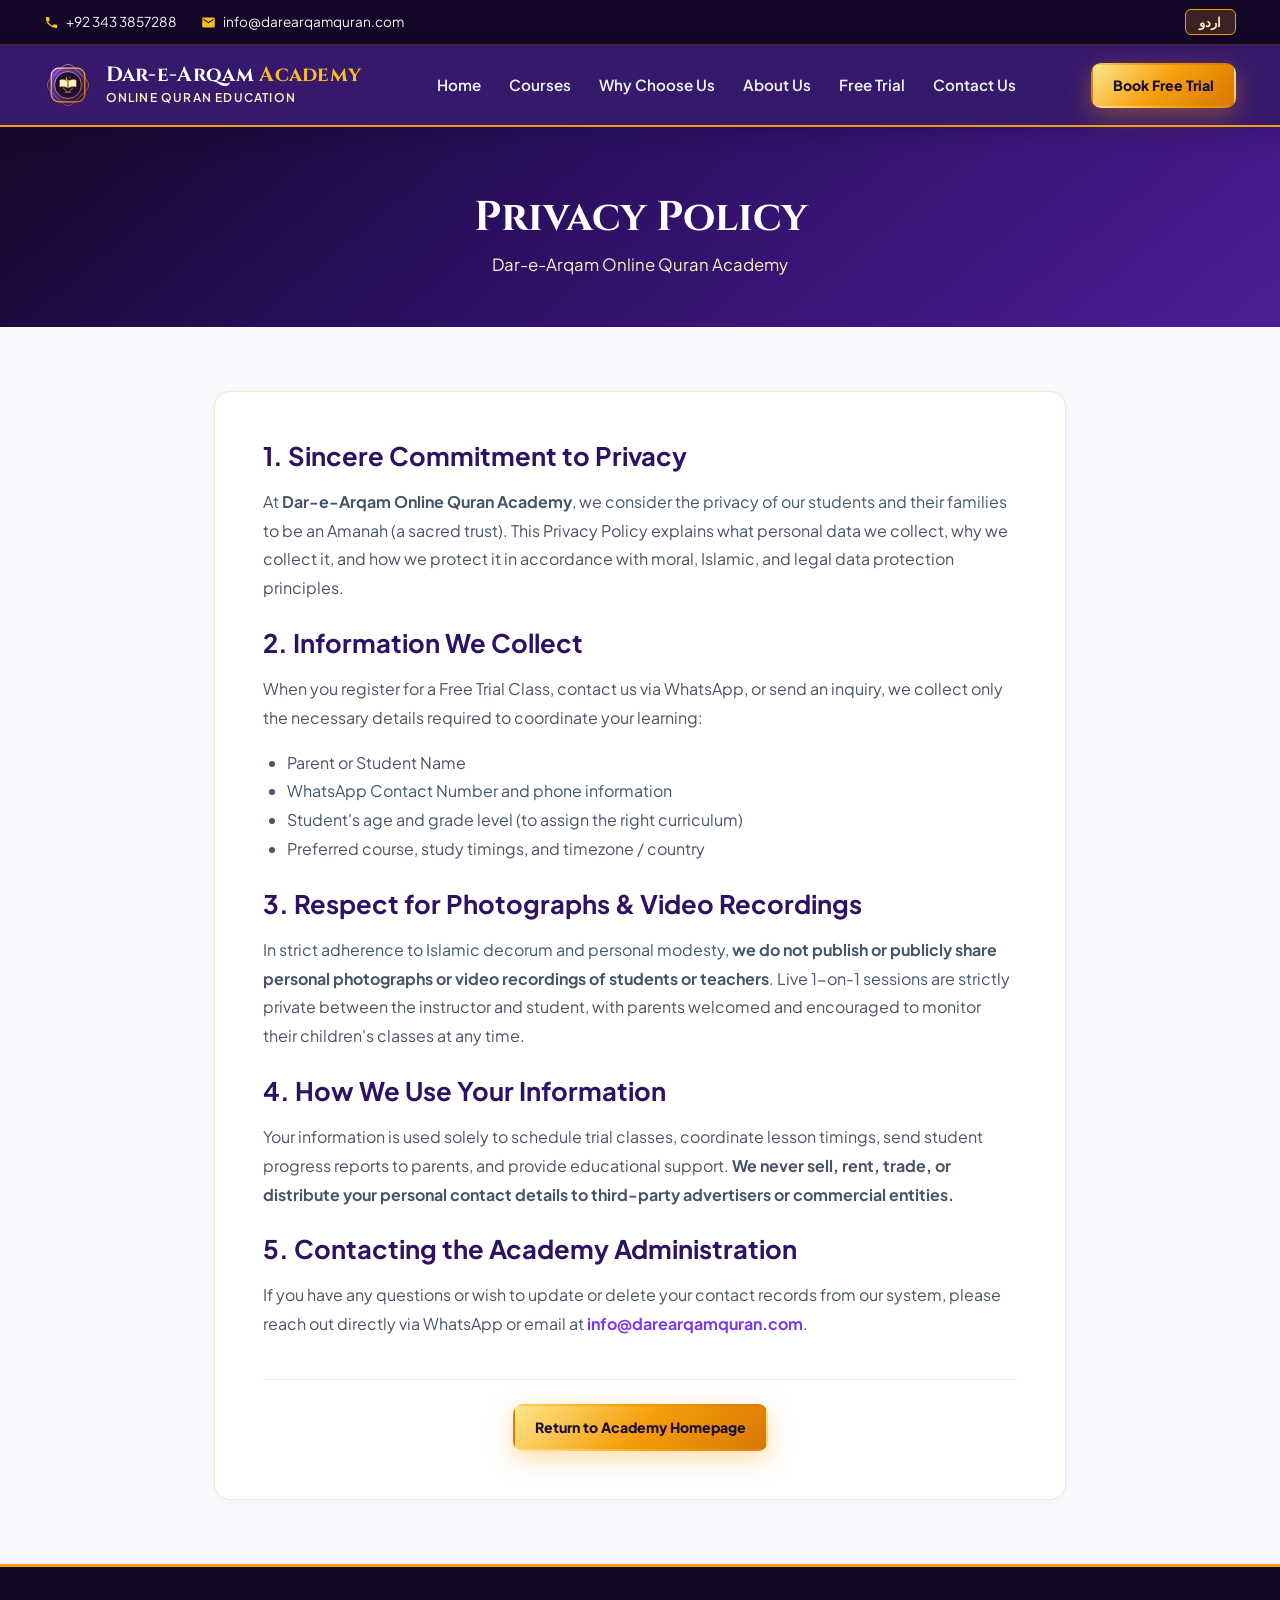
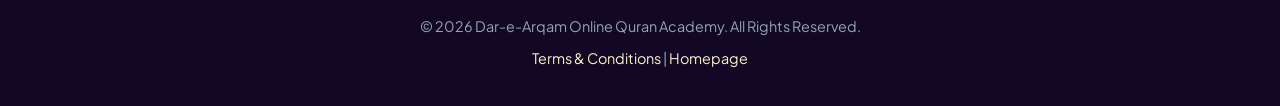
<file: privacy.html>
<!DOCTYPE html>
<html lang="en" dir="ltr">
<head>
  <meta charset="UTF-8">
  <meta name="viewport" content="width=device-width, initial-scale=1.0">
  <title>Privacy Policy | Dar-e-Arqam Online Quran Academy</title>
  <meta name="description" content="Privacy Policy for Dar-e-Arqam Online Quran Academy. Learn how we safeguard student and parent information.">
  <link rel="icon" type="image/svg+xml" href="assets/icons/logo-icon.svg">
  <link rel="stylesheet" href="css/style.css?v=purple">
  <link rel="stylesheet" href="css/rtl.css?v=purple">
</head>
<body>

  <!-- Top Bar -->
  <div class="top-bar">
    <div class="container top-bar-content">
      <div class="top-contact-info">
        <div class="top-item">
          <svg viewBox="0 0 24 24" fill="currentColor" width="15" height="15"><path d="M6.62 10.79a15.05 15.05 0 006.59 6.59l2.2-2.2a1 1 0 011.02-.24 11.72 11.72 0 003.68.59 1 1 0 011 1V20a1 1 0 01-1 1A17 17 0 013 4a1 1 0 011-1h3.5a1 1 0 011 1 11.72 11.72 0 00.59 3.68 1 1 0 01-.24 1.02l-2.23 2.09z"/></svg>
          <a href="#" class="academy-phone">+92 343 3857288</a>
        </div>
        <div class="top-item">
          <svg viewBox="0 0 24 24" fill="currentColor" width="15" height="15"><path d="M20 4H4c-1.1 0-1.99.9-1.99 2L2 18c0 1.1.9 2 2 2h16c1.1 0 2-.9 2-2V6c0-1.1-.9-2-2-2zm0 4l-8 5-8-5V6l8 5 8-5v2z"/></svg>
          <a href="#" class="academy-email">info@darearqamquran.com</a>
        </div>
      </div>
      <div class="top-bar-actions">
        <button class="lang-toggle-btn" aria-label="Toggle language">
          <span class="lang-btn-text">اردو</span>
        </button>
      </div>
    </div>
  </div>

  <!-- Header -->
  <header class="main-nav">
    <div class="container nav-container">
      <a href="index.html" class="brand-logo">
        <img src="assets/icons/logo-icon.svg" alt="Dar-e-Arqam Logo" class="brand-icon">
        <div class="brand-text">
          <span class="brand-title">Dar-e-Arqam <span>Academy</span></span>
          <span class="brand-sub">Online Quran Education</span>
        </div>
      </a>
      <nav>
        <ul class="nav-menu">
          <li><a href="index.html" class="nav-link" data-i18n="navHome">Home</a></li>
          <li><a href="index.html#courses" class="nav-link" data-i18n="navCourses">Courses</a></li>
          <li><a href="index.html#why-us" class="nav-link" data-i18n="navWhyUs">Why Choose Us</a></li>
          <li><a href="index.html#about" class="nav-link" data-i18n="navAbout">About Us</a></li>
          <li><a href="index.html#trial" class="nav-link" data-i18n="navTrial">Free Trial</a></li>
          <li><a href="index.html#contact" class="nav-link" data-i18n="navContact">Contact Us</a></li>
        </ul>
      </nav>
      <div class="nav-actions">
        <a href="index.html#trial" class="btn btn-gold btn-sm" data-i18n="bookTrialBtn">Book Free Trial</a>
      </div>
    </div>
  </header>

  <!-- Page Banner -->
  <section style="background: var(--grad-hero); color: #FFF; padding: 4rem 0 3rem; text-align: center; position: relative;">
    <div class="container">
      <h1 style="font-family: var(--font-serif); font-size: 2.6rem; color: #FFF; margin-bottom: 0.5rem;">Privacy Policy</h1>
      <p style="color: var(--color-gold-light); font-size: 1.05rem;">Dar-e-Arqam Online Quran Academy</p>
    </div>
  </section>

  <!-- Content Section -->
  <main class="container" style="padding: 4rem 1.5rem; max-width: 900px;">
    <div style="background: #FFF; padding: 3rem; border-radius: 16px; border: 1px solid rgba(212, 175, 55, 0.25); box-shadow: var(--shadow-sm); line-height: 1.8;">
      
      <h2 style="font-size: 1.6rem; color: var(--color-dark-green); margin-bottom: 1rem;">1. Sincere Commitment to Privacy</h2>
      <p style="color: var(--color-text-muted); margin-bottom: 1.5rem;">
        At <strong>Dar-e-Arqam Online Quran Academy</strong>, we consider the privacy of our students and their families to be an Amanah (a sacred trust). This Privacy Policy explains what personal data we collect, why we collect it, and how we protect it in accordance with moral, Islamic, and legal data protection principles.
      </p>

      <h2 style="font-size: 1.6rem; color: var(--color-dark-green); margin-bottom: 1rem;">2. Information We Collect</h2>
      <p style="color: var(--color-text-muted); margin-bottom: 1rem;">
        When you register for a Free Trial Class, contact us via WhatsApp, or send an inquiry, we collect only the necessary details required to coordinate your learning:
      </p>
      <ul style="margin-left: 1.5rem; margin-bottom: 1.5rem; color: var(--color-text-muted);">
        <li>Parent or Student Name</li>
        <li>WhatsApp Contact Number and phone information</li>
        <li>Student's age and grade level (to assign the right curriculum)</li>
        <li>Preferred course, study timings, and timezone / country</li>
      </ul>

      <h2 style="font-size: 1.6rem; color: var(--color-dark-green); margin-bottom: 1rem;">3. Respect for Photographs &amp; Video Recordings</h2>
      <p style="color: var(--color-text-muted); margin-bottom: 1.5rem;">
        In strict adherence to Islamic decorum and personal modesty, <strong>we do not publish or publicly share personal photographs or video recordings of students or teachers</strong>. Live 1-on-1 sessions are strictly private between the instructor and student, with parents welcomed and encouraged to monitor their children's classes at any time.
      </p>

      <h2 style="font-size: 1.6rem; color: var(--color-dark-green); margin-bottom: 1rem;">4. How We Use Your Information</h2>
      <p style="color: var(--color-text-muted); margin-bottom: 1.5rem;">
        Your information is used solely to schedule trial classes, coordinate lesson timings, send student progress reports to parents, and provide educational support. <strong>We never sell, rent, trade, or distribute your personal contact details to third-party advertisers or commercial entities.</strong>
      </p>

      <h2 style="font-size: 1.6rem; color: var(--color-dark-green); margin-bottom: 1rem;">5. Contacting the Academy Administration</h2>
      <p style="color: var(--color-text-muted);">
        If you have any questions or wish to update or delete your contact records from our system, please reach out directly via WhatsApp or email at <a href="mailto:info@darearqamquran.com" class="academy-email" style="color: var(--color-emerald); font-weight: 700;">info@darearqamquran.com</a>.
      </p>

      <div style="margin-top: 2.5rem; padding-top: 1.5rem; border-top: 1px solid var(--color-border); text-align: center;">
        <a href="index.html" class="btn btn-gold btn-sm">Return to Academy Homepage</a>
      </div>
    </div>
  </main>

  <!-- Footer -->
  <footer class="site-footer" style="padding-top: 3rem;">
    <div class="container" style="text-align: center; color: #94A3B8; font-size: 0.9rem;">
      <p>&copy; 2026 Dar-e-Arqam Online Quran Academy. All Rights Reserved.</p>
      <p style="margin-top: 0.5rem;"><a href="terms.html" style="color: var(--color-gold-light);">Terms &amp; Conditions</a> | <a href="index.html" style="color: var(--color-gold-light);">Homepage</a></p>
    </div>
  </footer>

  <script src="js/config.js"></script>
  <script src="js/translations.js"></script>
  <script src="js/editor-core.js"></script>
  <script src="js/main.js"></script>
</body>
</html>
</file>
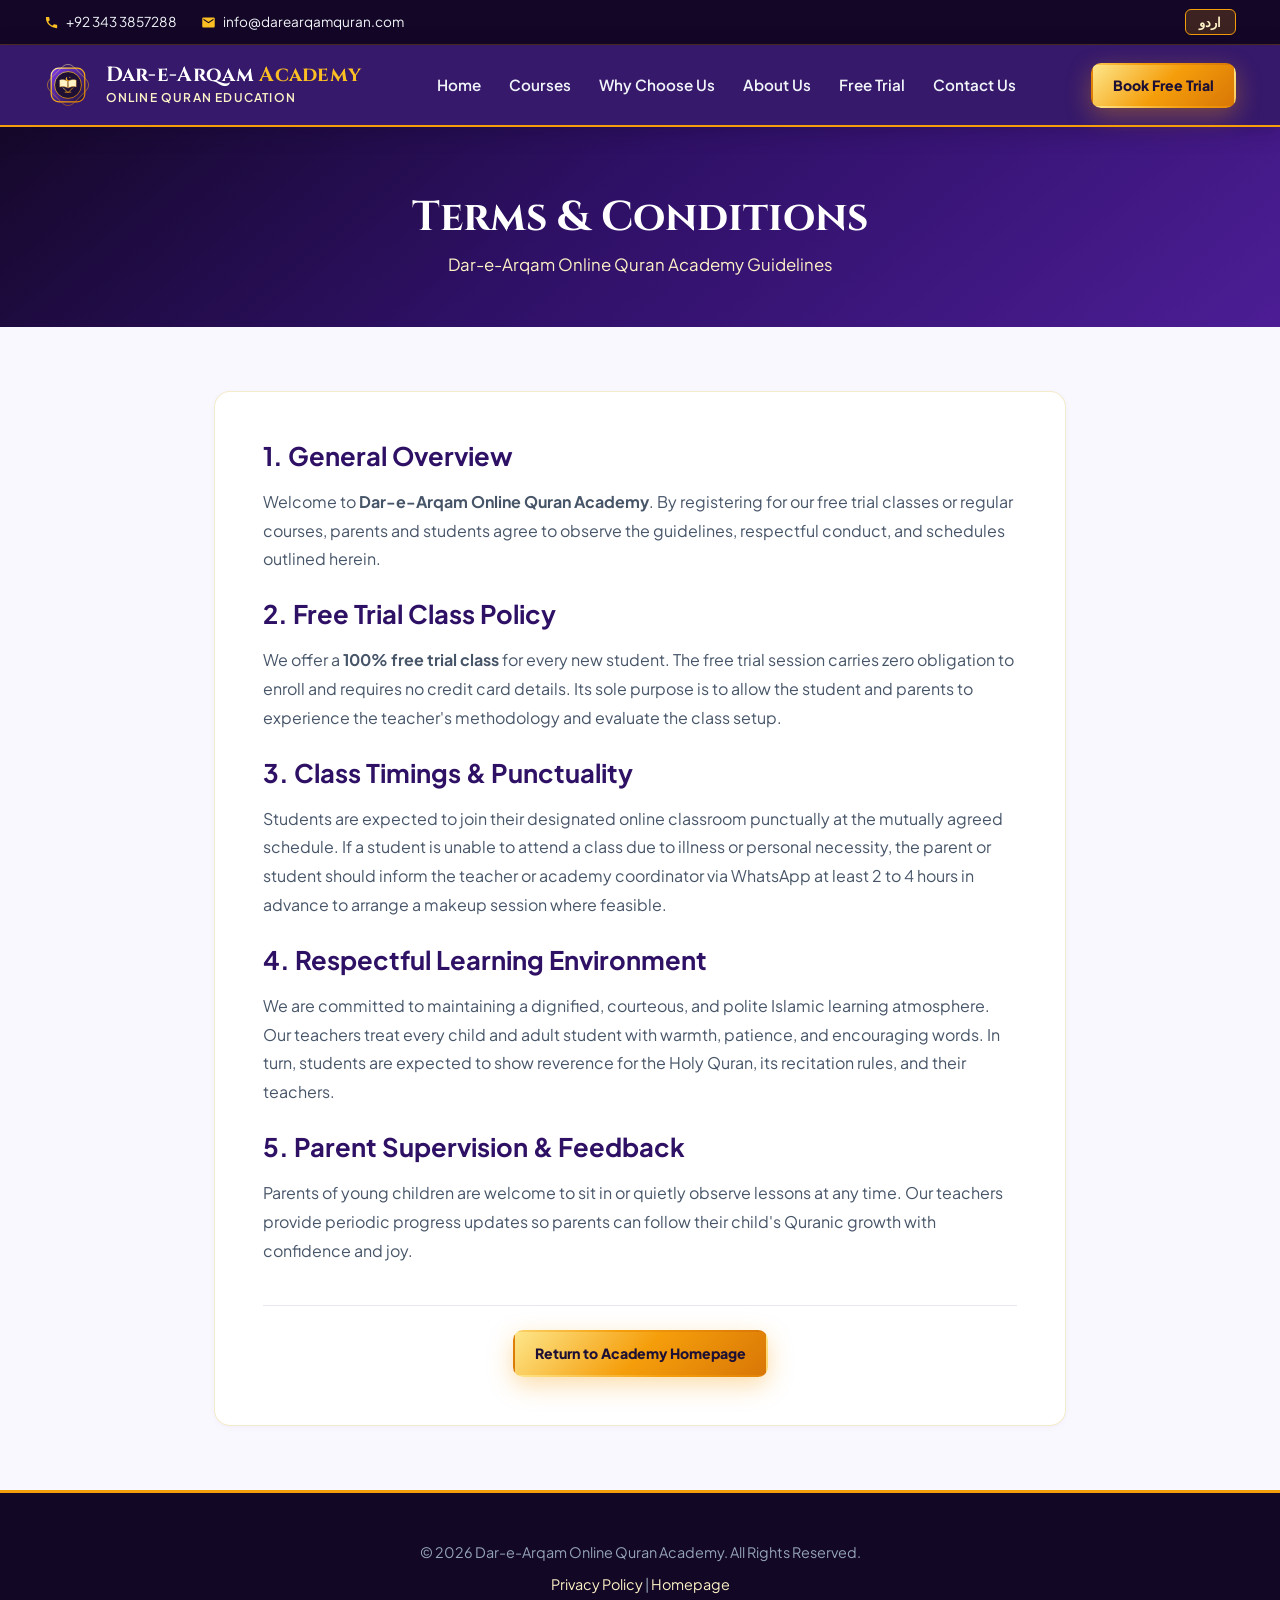
<file: terms.html>
<!DOCTYPE html>
<html lang="en" dir="ltr">
<head>
  <meta charset="UTF-8">
  <meta name="viewport" content="width=device-width, initial-scale=1.0">
  <title>Terms &amp; Conditions | Dar-e-Arqam Online Quran Academy</title>
  <meta name="description" content="Terms and Conditions for enrollment and learning at Dar-e-Arqam Online Quran Academy.">
  <link rel="icon" type="image/svg+xml" href="assets/icons/logo-icon.svg">
  <link rel="stylesheet" href="css/style.css?v=purple">
  <link rel="stylesheet" href="css/rtl.css?v=purple">
</head>
<body>

  <!-- Top Bar -->
  <div class="top-bar">
    <div class="container top-bar-content">
      <div class="top-contact-info">
        <div class="top-item">
          <svg viewBox="0 0 24 24" fill="currentColor" width="15" height="15"><path d="M6.62 10.79a15.05 15.05 0 006.59 6.59l2.2-2.2a1 1 0 011.02-.24 11.72 11.72 0 003.68.59 1 1 0 011 1V20a1 1 0 01-1 1A17 17 0 013 4a1 1 0 011-1h3.5a1 1 0 011 1 11.72 11.72 0 00.59 3.68 1 1 0 01-.24 1.02l-2.23 2.09z"/></svg>
          <a href="#" class="academy-phone">+92 343 3857288</a>
        </div>
        <div class="top-item">
          <svg viewBox="0 0 24 24" fill="currentColor" width="15" height="15"><path d="M20 4H4c-1.1 0-1.99.9-1.99 2L2 18c0 1.1.9 2 2 2h16c1.1 0 2-.9 2-2V6c0-1.1-.9-2-2-2zm0 4l-8 5-8-5V6l8 5 8-5v2z"/></svg>
          <a href="#" class="academy-email">info@darearqamquran.com</a>
        </div>
      </div>
      <div class="top-bar-actions">
        <button class="lang-toggle-btn" aria-label="Toggle language">
          <span class="lang-btn-text">اردو</span>
        </button>
      </div>
    </div>
  </div>

  <!-- Header -->
  <header class="main-nav">
    <div class="container nav-container">
      <a href="index.html" class="brand-logo">
        <img src="assets/icons/logo-icon.svg" alt="Dar-e-Arqam Logo" class="brand-icon">
        <div class="brand-text">
          <span class="brand-title">Dar-e-Arqam <span>Academy</span></span>
          <span class="brand-sub">Online Quran Education</span>
        </div>
      </a>
      <nav>
        <ul class="nav-menu">
          <li><a href="index.html" class="nav-link" data-i18n="navHome">Home</a></li>
          <li><a href="index.html#courses" class="nav-link" data-i18n="navCourses">Courses</a></li>
          <li><a href="index.html#why-us" class="nav-link" data-i18n="navWhyUs">Why Choose Us</a></li>
          <li><a href="index.html#about" class="nav-link" data-i18n="navAbout">About Us</a></li>
          <li><a href="index.html#trial" class="nav-link" data-i18n="navTrial">Free Trial</a></li>
          <li><a href="index.html#contact" class="nav-link" data-i18n="navContact">Contact Us</a></li>
        </ul>
      </nav>
      <div class="nav-actions">
        <a href="index.html#trial" class="btn btn-gold btn-sm" data-i18n="bookTrialBtn">Book Free Trial</a>
      </div>
    </div>
  </header>

  <!-- Page Banner -->
  <section style="background: var(--grad-hero); color: #FFF; padding: 4rem 0 3rem; text-align: center;">
    <div class="container">
      <h1 style="font-family: var(--font-serif); font-size: 2.6rem; color: #FFF; margin-bottom: 0.5rem;">Terms &amp; Conditions</h1>
      <p style="color: var(--color-gold-light); font-size: 1.05rem;">Dar-e-Arqam Online Quran Academy Guidelines</p>
    </div>
  </section>

  <!-- Content Section -->
  <main class="container" style="padding: 4rem 1.5rem; max-width: 900px;">
    <div style="background: #FFF; padding: 3rem; border-radius: 16px; border: 1px solid rgba(212, 175, 55, 0.25); box-shadow: var(--shadow-sm); line-height: 1.8;">
      
      <h2 style="font-size: 1.6rem; color: var(--color-dark-green); margin-bottom: 1rem;">1. General Overview</h2>
      <p style="color: var(--color-text-muted); margin-bottom: 1.5rem;">
        Welcome to <strong>Dar-e-Arqam Online Quran Academy</strong>. By registering for our free trial classes or regular courses, parents and students agree to observe the guidelines, respectful conduct, and schedules outlined herein.
      </p>

      <h2 style="font-size: 1.6rem; color: var(--color-dark-green); margin-bottom: 1rem;">2. Free Trial Class Policy</h2>
      <p style="color: var(--color-text-muted); margin-bottom: 1.5rem;">
        We offer a <strong>100% free trial class</strong> for every new student. The free trial session carries zero obligation to enroll and requires no credit card details. Its sole purpose is to allow the student and parents to experience the teacher's methodology and evaluate the class setup.
      </p>

      <h2 style="font-size: 1.6rem; color: var(--color-dark-green); margin-bottom: 1rem;">3. Class Timings &amp; Punctuality</h2>
      <p style="color: var(--color-text-muted); margin-bottom: 1.5rem;">
        Students are expected to join their designated online classroom punctually at the mutually agreed schedule. If a student is unable to attend a class due to illness or personal necessity, the parent or student should inform the teacher or academy coordinator via WhatsApp at least 2 to 4 hours in advance to arrange a makeup session where feasible.
      </p>

      <h2 style="font-size: 1.6rem; color: var(--color-dark-green); margin-bottom: 1rem;">4. Respectful Learning Environment</h2>
      <p style="color: var(--color-text-muted); margin-bottom: 1.5rem;">
        We are committed to maintaining a dignified, courteous, and polite Islamic learning atmosphere. Our teachers treat every child and adult student with warmth, patience, and encouraging words. In turn, students are expected to show reverence for the Holy Quran, its recitation rules, and their teachers.
      </p>

      <h2 style="font-size: 1.6rem; color: var(--color-dark-green); margin-bottom: 1rem;">5. Parent Supervision &amp; Feedback</h2>
      <p style="color: var(--color-text-muted); margin-bottom: 1.5rem;">
        Parents of young children are welcome to sit in or quietly observe lessons at any time. Our teachers provide periodic progress updates so parents can follow their child's Quranic growth with confidence and joy.
      </p>

      <div style="margin-top: 2.5rem; padding-top: 1.5rem; border-top: 1px solid var(--color-border); text-align: center;">
        <a href="index.html" class="btn btn-gold btn-sm">Return to Academy Homepage</a>
      </div>
    </div>
  </main>

  <!-- Footer -->
  <footer class="site-footer" style="padding-top: 3rem;">
    <div class="container" style="text-align: center; color: #94A3B8; font-size: 0.9rem;">
      <p>&copy; 2026 Dar-e-Arqam Online Quran Academy. All Rights Reserved.</p>
      <p style="margin-top: 0.5rem;"><a href="privacy.html" style="color: var(--color-gold-light);">Privacy Policy</a> | <a href="index.html" style="color: var(--color-gold-light);">Homepage</a></p>
    </div>
  </footer>

  <script src="js/config.js"></script>
  <script src="js/translations.js"></script>
  <script src="js/editor-core.js"></script>
  <script src="js/main.js"></script>
</body>
</html>
</file>
<file: css/style.css>
/* ===================================================================
   DAR-E-ARQAM ONLINE QURAN ACADEMY - MAIN STYLESHEET
   Royal Islamic Purple & Radiant Gold Palette
   =================================================================== */

@import url('https://fonts.googleapis.com/css2?family=Amiri:ital,wght@0,400;0,700;1,400&family=Cinzel:wght@600;700;800&family=Noto+Nastaliq+Urdu:wght@400;700&family=Plus+Jakarta+Sans:wght@300;400;500;600;700;800&display=swap');

:root {
  /* ===================================================================
     ROYAL PURPLE & RADIANT GOLD ISLAMIC COLOR PALETTE
     =================================================================== */
  --color-primary-dark: #1E1035;    /* Deep Imperial Midnight Purple */
  --color-dark-purple: #2E1065;     /* Majestic Islamic Royal Purple */
  --color-dark-green: #2E1065;      /* Primary Heading Color (Royal Purple) */
  --color-emerald: #7C3AED;         /* Luminous Royal Violet */
  --color-emerald-light: #8B5CF6;   /* Electric Soft Violet */
  --color-emerald-soft: #F5F3FF;    /* Clean Lavender Light Tint */
  --color-emerald-border: #DDD6FE;  /* Lavender Border Tint */
  
  --color-gold: #F59E0B;            /* Radiant Arabic Warm Gold */
  --color-gold-light: #FEF3C7;      /* Champagne Gold Glow */
  --color-gold-hover: #D97706;      /* Rich Amber Gold on Hover */
  --color-gold-dark: #B45309;       /* Deep Antique Gold */
  --color-gold-bright: #FBBF24;     /* Shimmering Sun Gold */
  
  --color-bg-light: #FAF8FF;        /* Ultra-Clean Lavender-White Background */
  --color-bg-alt: #F5F3FF;          /* Soft Lilac Tint for Alternating Sections */
  --color-card-bg: #FFFFFF;         /* Pure Brilliant White */
  --color-border: #E9E5F5;          /* Crisp Subtle Border */
  --color-border-gold: rgba(245, 158, 11, 0.45);
  
  --color-text-main: #0F172A;       /* High-contrast slate for supreme readability */
  --color-text-muted: #475569;      /* Elegant readable slate-muted */
  --color-text-light: #F8FAFC;
  --color-text-gold: #D97706;

  /* Gradients */
  --grad-hero: linear-gradient(140deg, #15082A 0%, #2E1065 45%, #4C1D95 100%);
  --grad-hero-glow: radial-gradient(circle at 70% 40%, rgba(139, 92, 246, 0.28) 0%, rgba(245, 158, 11, 0.15) 45%, transparent 70%);
  --grad-gold: linear-gradient(135deg, #FEF3C7 0%, #FBBF24 35%, #F59E0B 70%, #D97706 100%);
  --grad-gold-btn: linear-gradient(135deg, #FDE68A 0%, #F59E0B 50%, #D97706 100%);
  --grad-purple: linear-gradient(135deg, #7C3AED 0%, #2E1065 100%);
  --grad-purple-soft: linear-gradient(135deg, #F5F3FF 0%, #EDE9FE 100%);

  /* Shadows */
  --shadow-sm: 0 2px 6px rgba(46, 16, 101, 0.04);
  --shadow-md: 0 6px 18px rgba(46, 16, 101, 0.08);
  --shadow-lg: 0 16px 36px rgba(30, 16, 53, 0.14);
  --shadow-gold: 0 8px 25px rgba(245, 158, 11, 0.35);
  --shadow-card: 0 10px 30px -4px rgba(46, 16, 101, 0.07), 0 4px 10px -2px rgba(46, 16, 101, 0.03);

  /* Fonts */
  --font-sans: 'Plus Jakarta Sans', -apple-system, BlinkMacSystemFont, 'Segoe UI', Roboto, sans-serif;
  --font-serif: 'Cinzel', 'Amiri', serif;
  --font-amiri: 'Amiri', serif;
  --font-urdu: 'Noto Nastaliq Urdu', 'Amiri', 'Jameel Noori Nastaleeq', 'Urdu Typesetting', Tahoma, sans-serif;

  /* Transitions */
  --transition-smooth: all 0.3s cubic-bezier(0.16, 1, 0.3, 1);
}

/* Reset & Base */
*, *::before, *::after {
  box-sizing: border-box;
  margin: 0;
  padding: 0;
}

html {
  scroll-behavior: smooth;
  font-size: 16px;
}

body {
  font-family: var(--font-sans);
  background-color: var(--color-bg-light);
  color: var(--color-text-main);
  line-height: 1.65;
  overflow-x: hidden;
  -webkit-font-smoothing: antialiased;
}

/* Base Container */
.container {
  width: 100%;
  max-width: 1240px;
  margin: 0 auto;
  padding: 0 1.5rem;
}

/* Typography Helpers */
h1, h2, h3, h4, h5, h6 {
  color: var(--color-dark-purple);
  font-weight: 700;
  line-height: 1.25;
}

a {
  text-decoration: none;
  color: inherit;
  transition: var(--transition-smooth);
}

img, svg {
  display: block;
  max-width: 100%;
}

/* Section Title Wrapper */
.section-header {
  text-align: center;
  max-width: 780px;
  margin: 0 auto 3.5rem;
}

.section-badge {
  display: inline-flex;
  align-items: center;
  gap: 0.5rem;
  background: linear-gradient(135deg, #FEF3C7 0%, #FDE68A 100%);
  color: #92400E;
  border: 1px solid rgba(245, 158, 11, 0.45);
  padding: 0.4rem 1.15rem;
  border-radius: 50px;
  font-size: 0.85rem;
  font-weight: 800;
  letter-spacing: 0.5px;
  text-transform: uppercase;
  margin-bottom: 0.85rem;
  box-shadow: 0 2px 8px rgba(245, 158, 11, 0.15);
}

.section-title {
  font-family: var(--font-serif);
  font-size: 2.45rem;
  color: var(--color-primary-dark);
  margin-bottom: 0.9rem;
  position: relative;
}

.section-subtitle {
  color: var(--color-text-muted);
  font-size: 1.1rem;
  line-height: 1.7;
}

.arch-divider {
  display: flex;
  align-items: center;
  justify-content: center;
  gap: 0.75rem;
  margin: 1.1rem auto 0;
}

.arch-divider::before,
.arch-divider::after {
  content: "";
  height: 2px;
  width: 55px;
  background: linear-gradient(to right, transparent, var(--color-gold));
}

.arch-divider::after {
  background: linear-gradient(to left, transparent, var(--color-gold));
}

.arch-divider-icon {
  width: 18px;
  height: 18px;
  color: var(--color-gold);
}

/* ===================================================================
   BUTTONS
   =================================================================== */
.btn {
  display: inline-flex;
  align-items: center;
  justify-content: center;
  gap: 0.65rem;
  padding: 0.85rem 1.85rem;
  font-size: 0.98rem;
  font-weight: 700;
  border-radius: 10px;
  cursor: pointer;
  border: 2px solid transparent;
  transition: var(--transition-smooth);
  text-align: center;
  position: relative;
  overflow: hidden;
}

.btn-gold {
  background: var(--grad-gold-btn);
  color: #1E1035;
  font-weight: 800;
  box-shadow: var(--shadow-gold);
}

.btn-gold:hover {
  transform: translateY(-2px);
  box-shadow: 0 12px 28px rgba(245, 158, 11, 0.5);
  color: #000;
}

.btn-whatsapp {
  background-color: #25D366;
  color: #FFFFFF;
  box-shadow: 0 4px 15px rgba(37, 211, 102, 0.35);
  font-weight: 700;
}

.btn-whatsapp:hover {
  background-color: #20BA5A;
  color: #FFFFFF;
  transform: translateY(-2px);
  box-shadow: 0 8px 22px rgba(37, 211, 102, 0.45);
}

.btn-outline-gold {
  background: transparent;
  border-color: var(--color-gold);
  color: #D97706;
  font-weight: 700;
}

.btn-outline-gold:hover {
  background: var(--grad-gold-btn);
  color: #1E1035;
  border-color: transparent;
}

.btn-outline-dark {
  background: #FFFFFF;
  border: 1.5px solid var(--color-emerald);
  color: var(--color-dark-purple);
  font-weight: 700;
}

.btn-outline-dark:hover {
  background: var(--color-dark-purple);
  color: #FFFFFF;
  border-color: var(--color-dark-purple);
  box-shadow: 0 4px 14px rgba(46, 16, 101, 0.25);
}

.btn-sm {
  padding: 0.55rem 1.25rem;
  font-size: 0.88rem;
}

/* ===================================================================
   TOP ANNOUNCEMENT BAR
   =================================================================== */
.top-bar {
  background-color: #130626;
  color: #FEF3C7;
  font-size: 0.85rem;
  padding: 0.55rem 0;
  border-bottom: 1px solid rgba(245, 158, 11, 0.25);
}

.top-bar-content {
  display: flex;
  align-items: center;
  justify-content: space-between;
  gap: 1rem;
}

.top-contact-info {
  display: flex;
  align-items: center;
  gap: 1.5rem;
}

.top-item {
  display: inline-flex;
  align-items: center;
  gap: 0.45rem;
  color: #F1F5F9;
}

.top-item svg {
  color: var(--color-gold-bright);
  width: 15px;
  height: 15px;
}

.top-item a:hover {
  color: var(--color-gold-bright);
}

.top-bar-actions {
  display: flex;
  align-items: center;
  gap: 1rem;
}

/* Language Switcher */
.lang-toggle-btn {
  display: inline-flex;
  align-items: center;
  gap: 0.45rem;
  background: rgba(245, 158, 11, 0.18);
  border: 1px solid var(--color-gold);
  color: var(--color-gold-light);
  padding: 0.3rem 0.85rem;
  border-radius: 6px;
  font-size: 0.84rem;
  font-weight: 700;
  cursor: pointer;
  transition: var(--transition-smooth);
}

.lang-toggle-btn:hover {
  background: var(--color-gold);
  color: #1E1035;
}

/* ===================================================================
   STICKY MAIN NAVIGATION
   =================================================================== */
.main-nav {
  position: sticky;
  top: 0;
  z-index: 999;
  background: rgba(46, 16, 101, 0.96);
  backdrop-filter: blur(14px);
  -webkit-backdrop-filter: blur(14px);
  border-bottom: 2.5px solid var(--color-gold);
  box-shadow: 0 4px 20px rgba(19, 6, 38, 0.25);
  transition: var(--transition-smooth);
}

.main-nav.scrolled {
  background: rgba(21, 8, 42, 0.98);
  box-shadow: 0 6px 24px rgba(0, 0, 0, 0.35);
}

.nav-container {
  display: flex;
  align-items: center;
  justify-content: space-between;
  height: 80px;
}

/* Brand Logo */
.brand-logo {
  display: flex;
  align-items: center;
  gap: 0.85rem;
  color: #FFFFFF;
}

.brand-icon {
  width: 48px;
  height: 48px;
  flex-shrink: 0;
}

.brand-text {
  display: flex;
  flex-direction: column;
}

.brand-title {
  font-family: var(--font-serif);
  font-size: 1.28rem;
  font-weight: 700;
  color: #FFFFFF;
  letter-spacing: 0.3px;
  line-height: 1.2;
}

.brand-title span {
  color: var(--color-gold-bright);
}

.brand-sub {
  font-size: 0.75rem;
  color: var(--color-gold-light);
  text-transform: uppercase;
  letter-spacing: 1.2px;
  font-weight: 600;
}

/* Nav Menu Links */
.nav-menu {
  display: flex;
  align-items: center;
  list-style: none;
  gap: 1.75rem;
}

.nav-link {
  color: #F1F5F9;
  font-weight: 600;
  font-size: 0.95rem;
  position: relative;
  padding: 0.5rem 0;
}

.nav-link::after {
  content: "";
  position: absolute;
  bottom: 0;
  left: 0;
  width: 0;
  height: 2.5px;
  background: var(--color-gold);
  transition: var(--transition-smooth);
}

.nav-link:hover,
.nav-link.active {
  color: var(--color-gold-bright);
}

.nav-link:hover::after,
.nav-link.active::after {
  width: 100%;
}

.nav-actions {
  display: flex;
  align-items: center;
  gap: 0.85rem;
}

/* Mobile Toggle Hamburger */
.mobile-toggle {
  display: none;
  flex-direction: column;
  justify-content: space-between;
  width: 28px;
  height: 20px;
  background: transparent;
  border: none;
  cursor: pointer;
  padding: 0;
}

.mobile-toggle span {
  width: 100%;
  height: 2.5px;
  background-color: var(--color-gold);
  border-radius: 2px;
  transition: var(--transition-smooth);
}

/* Mobile Drawer */
.mobile-nav-drawer {
  position: fixed;
  top: 0;
  right: -100%;
  width: 310px;
  height: 100vh;
  background: #1E1035;
  z-index: 1001;
  padding: 2.5rem 2rem;
  box-shadow: -5px 0 30px rgba(0, 0, 0, 0.5);
  transition: right 0.35s ease-in-out;
  display: flex;
  flex-direction: column;
  justify-content: space-between;
}

.mobile-nav-drawer.open {
  right: 0;
}

.mobile-drawer-header {
  display: flex;
  align-items: center;
  justify-content: space-between;
  margin-bottom: 2rem;
  border-bottom: 1px solid rgba(245, 158, 11, 0.25);
  padding-bottom: 1rem;
}

.mobile-close-btn {
  background: transparent;
  border: none;
  color: var(--color-gold);
  font-size: 1.8rem;
  cursor: pointer;
}

.mobile-nav-links {
  list-style: none;
  display: flex;
  flex-direction: column;
  gap: 1.25rem;
}

.mobile-nav-links a {
  color: #FFFFFF;
  font-size: 1.1rem;
  font-weight: 600;
  display: block;
}

.mobile-nav-links a:hover {
  color: var(--color-gold-bright);
}

.drawer-backdrop {
  position: fixed;
  top: 0;
  left: 0;
  width: 100vw;
  height: 100vh;
  background: rgba(0, 0, 0, 0.65);
  z-index: 1000;
  display: none;
}

.drawer-backdrop.active {
  display: block;
}

/* ===================================================================
   HERO SECTION
   =================================================================== */
.hero-section {
  position: relative;
  background: var(--grad-hero);
  color: #FFFFFF;
  padding: 5rem 0 6.5rem;
  overflow: hidden;
}

.hero-section::before {
  content: "";
  position: absolute;
  top: -15%;
  right: 15%;
  width: 620px;
  height: 620px;
  background: radial-gradient(circle, rgba(139, 92, 246, 0.3) 0%, rgba(245, 158, 11, 0.12) 45%, transparent 70%);
  pointer-events: none;
  z-index: 1;
}

/* Geometric Pattern Background Overlay */
.hero-pattern-overlay {
  position: absolute;
  top: 0;
  left: 0;
  width: 100%;
  height: 100%;
  background-image: url('../assets/patterns/geometric-pattern.svg');
  background-repeat: repeat;
  background-size: 120px 120px;
  opacity: 0.15;
  pointer-events: none;
}

.hero-content-grid {
  display: grid;
  grid-template-columns: 1.15fr 0.85fr;
  align-items: center;
  gap: 3.5rem;
  position: relative;
  z-index: 2;
}

.hero-text-block {
  display: flex;
  flex-direction: column;
  gap: 1.25rem;
}

.bismillah-hero-wrap {
  max-width: 380px;
  margin-bottom: 0.5rem;
  filter: drop-shadow(0 4px 14px rgba(245, 158, 11, 0.45));
}

.hero-tag {
  display: inline-flex;
  align-items: center;
  gap: 0.5rem;
  width: fit-content;
  background: rgba(245, 158, 11, 0.18);
  border: 1px solid var(--color-gold);
  color: #FEF3C7;
  padding: 0.45rem 1.25rem;
  border-radius: 50px;
  font-size: 0.88rem;
  font-weight: 700;
  letter-spacing: 0.5px;
  box-shadow: 0 2px 10px rgba(245, 158, 11, 0.2);
}

.hero-title {
  font-family: var(--font-serif);
  font-size: 3.15rem;
  color: #FFFFFF;
  line-height: 1.22;
  text-shadow: 0 3px 12px rgba(0, 0, 0, 0.45);
}

.hero-title span {
  background: var(--grad-gold);
  -webkit-background-clip: text;
  -webkit-text-fill-color: transparent;
}

.hero-subtitle {
  font-size: 1.18rem;
  line-height: 1.75;
  color: #F1F5F9;
  max-width: 620px;
}

.hero-cta-group {
  display: flex;
  flex-wrap: wrap;
  align-items: center;
  gap: 1.25rem;
  margin-top: 0.85rem;
}

/* Trust Pill list in hero */
.hero-highlights {
  display: flex;
  flex-wrap: wrap;
  gap: 1.5rem;
  margin-top: 1.25rem;
  padding-top: 1.5rem;
  border-top: 1px solid rgba(255, 255, 255, 0.18);
}

.highlight-item {
  display: flex;
  align-items: center;
  gap: 0.6rem;
  font-size: 0.94rem;
  color: #FEF3C7;
  font-weight: 600;
}

.highlight-item svg {
  color: var(--color-gold-bright);
  width: 18px;
  height: 18px;
  flex-shrink: 0;
}

/* Hero Visual Block with SVG Quran & Arch */
.hero-visual-block {
  position: relative;
  display: flex;
  justify-content: center;
  align-items: center;
}

.hero-quran-arch-card {
  width: 100%;
  max-width: 490px;
  border-radius: 20px;
  position: relative;
  animation: floatSubtle 6s ease-in-out infinite;
}

/* Bottom Arch Curve Divider for Hero */
.hero-bottom-curve {
  position: absolute;
  bottom: 0;
  left: 0;
  width: 100%;
  overflow: hidden;
  line-height: 0;
  z-index: 3;
}

.hero-bottom-curve svg {
  position: relative;
  display: block;
  width: calc(100% + 1.3px);
  height: 50px;
}

.hero-bottom-curve .shape-fill {
  fill: var(--color-bg-light);
}

/* ===================================================================
   COURSES SECTION
   =================================================================== */
.courses-section {
  padding: 6.5rem 0;
  background-color: var(--color-bg-light);
  position: relative;
}

.courses-grid {
  display: grid;
  grid-template-columns: repeat(auto-fit, minmax(340px, 1fr));
  gap: 2.25rem;
}

.course-card {
  background: var(--color-card-bg);
  border-radius: 18px;
  border: 1.5px solid #E9E5F5;
  box-shadow: var(--shadow-card);
  padding: 2.35rem;
  display: flex;
  flex-direction: column;
  justify-content: space-between;
  transition: var(--transition-smooth);
  position: relative;
  overflow: hidden;
}

.course-card::before {
  content: "";
  position: absolute;
  top: 0;
  left: 0;
  width: 100%;
  height: 4px;
  background: var(--grad-gold);
  opacity: 0;
  transition: var(--transition-smooth);
}

.course-card:hover {
  transform: translateY(-8px);
  box-shadow: 0 20px 40px rgba(46, 16, 101, 0.12);
  border-color: rgba(245, 158, 11, 0.6);
}

.course-card:hover::before {
  opacity: 1;
}

.course-card-header {
  display: flex;
  align-items: flex-start;
  justify-content: space-between;
  margin-bottom: 1.35rem;
}

.course-icon-wrap {
  width: 70px;
  height: 70px;
  border-radius: 16px;
  display: flex;
  align-items: center;
  justify-content: center;
  background: linear-gradient(135deg, #F5F3FF 0%, #EDE9FE 100%);
  border: 1.5px solid #DDD6FE;
  padding: 8px;
  box-shadow: 0 4px 12px rgba(124, 58, 237, 0.15);
}

.course-badge {
  font-size: 0.78rem;
  font-weight: 800;
  text-transform: uppercase;
  padding: 0.35rem 0.85rem;
  border-radius: 50px;
  background: #F5F3FF;
  color: #6D28D9;
  border: 1px solid #DDD6FE;
}

.course-title {
  font-size: 1.45rem;
  color: var(--color-dark-purple);
  margin-bottom: 0.75rem;
  font-weight: 700;
}

.course-desc {
  font-size: 0.98rem;
  color: var(--color-text-muted);
  line-height: 1.65;
  margin-bottom: 1.35rem;
}

.course-topics-list {
  list-style: none;
  margin-bottom: 1.75rem;
  border-top: 1px dashed rgba(245, 158, 11, 0.35);
  padding-top: 1.15rem;
  display: flex;
  flex-direction: column;
  gap: 0.6rem;
}

.course-topic-item {
  display: flex;
  align-items: center;
  gap: 0.65rem;
  font-size: 0.9rem;
  color: var(--color-text-main);
}

.course-topic-item svg {
  color: var(--color-gold);
  width: 16px;
  height: 16px;
  flex-shrink: 0;
}

.course-card-footer {
  margin-top: auto;
}

.course-card-footer .btn {
  width: 100%;
}

/* ===================================================================
   WHY CHOOSE OUR ACADEMY SECTION
   =================================================================== */
.why-us-section {
  padding: 6.5rem 0;
  background: linear-gradient(180deg, #15082A 0%, #2E1065 100%);
  color: #FFFFFF;
  position: relative;
  overflow: hidden;
}

.why-us-section .section-title {
  color: #FFFFFF;
}

.why-us-section .section-subtitle {
  color: #E2E8F0;
}

.why-grid {
  display: grid;
  grid-template-columns: repeat(auto-fit, minmax(320px, 1fr));
  gap: 2rem;
  position: relative;
  z-index: 2;
}

.why-card {
  background: rgba(255, 255, 255, 0.06);
  border: 1px solid rgba(245, 158, 11, 0.28);
  border-radius: 16px;
  padding: 2.35rem 2rem;
  transition: var(--transition-smooth);
  position: relative;
  backdrop-filter: blur(10px);
}

.why-card:hover {
  transform: translateY(-6px);
  background: rgba(255, 255, 255, 0.1);
  border-color: var(--color-gold);
  box-shadow: 0 16px 36px rgba(0, 0, 0, 0.35), 0 0 20px rgba(245, 158, 11, 0.2);
}

.why-icon-box {
  width: 64px;
  height: 64px;
  border-radius: 14px;
  background: rgba(245, 158, 11, 0.16);
  border: 1.5px solid var(--color-gold);
  display: flex;
  align-items: center;
  justify-content: center;
  margin-bottom: 1.35rem;
  color: var(--color-gold);
  box-shadow: 0 4px 14px rgba(245, 158, 11, 0.2);
}

.why-card-title {
  font-size: 1.25rem;
  color: #FFFFFF;
  margin-bottom: 0.65rem;
}

.why-card-desc {
  font-size: 0.95rem;
  color: #E2E8F0;
  line-height: 1.65;
}

/* ===================================================================
   ABOUT US SECTION
   =================================================================== */
.about-section {
  padding: 6.5rem 0;
  background-color: #FFFFFF;
  position: relative;
}

.about-grid {
  display: grid;
  grid-template-columns: 1fr 1fr;
  align-items: center;
  gap: 4.5rem;
}

.about-text-col {
  display: flex;
  flex-direction: column;
  gap: 1.35rem;
}

.about-text-col h2 {
  font-family: var(--font-serif);
  font-size: 2.35rem;
  color: var(--color-primary-dark);
  line-height: 1.3;
}

.about-paragraph {
  color: var(--color-text-muted);
  font-size: 1.05rem;
  line-height: 1.78;
}

.about-values-list {
  display: flex;
  flex-direction: column;
  gap: 1rem;
  margin-top: 0.5rem;
}

.value-item {
  display: flex;
  align-items: flex-start;
  gap: 1rem;
  background: #FAF8FF;
  border: 1px solid #E9E5F5;
  border-left: 4px solid var(--color-gold);
  padding: 1.25rem 1.45rem;
  border-radius: 10px;
}

.value-item h4 {
  font-size: 1.08rem;
  color: var(--color-dark-purple);
  margin-bottom: 0.25rem;
}

.value-item p {
  font-size: 0.93rem;
  color: var(--color-text-muted);
  line-height: 1.5;
}

/* About Visual Ornament */
.about-visual-col {
  position: relative;
  display: flex;
  justify-content: center;
}

.about-ornament-card {
  background: var(--grad-hero);
  color: #FFFFFF;
  border: 2px solid var(--color-gold);
  border-radius: 24px;
  padding: 3.25rem 2.75rem;
  box-shadow: 0 20px 45px rgba(30, 16, 53, 0.35);
  text-align: center;
  position: relative;
  overflow: hidden;
  max-width: 490px;
  width: 100%;
}

.about-ornament-card .bismillah-wrap {
  max-width: 290px;
  margin: 0 auto 1.5rem;
}

.about-verse-box {
  margin-top: 1.5rem;
  padding: 1.5rem;
  background: rgba(255, 255, 255, 0.08);
  border: 1px dashed rgba(245, 158, 11, 0.5);
  border-radius: 12px;
}

.about-verse-arabic {
  font-family: var(--font-amiri);
  font-size: 1.6rem;
  color: #FEF3C7;
  line-height: 1.8;
  margin-bottom: 0.6rem;
}

.about-verse-trans {
  font-size: 0.93rem;
  color: #F1F5F9;
  font-style: italic;
}

/* ===================================================================
   FREE TRIAL SECTION & FORM
   =================================================================== */
.trial-section {
  padding: 6.5rem 0;
  background: linear-gradient(145deg, #1E1035 0%, #3B1266 55%, #4C1D95 100%);
  color: #FFFFFF;
  position: relative;
}

.trial-wrapper {
  max-width: 860px;
  margin: 0 auto;
  background: #FFFFFF;
  border-radius: 22px;
  color: var(--color-text-main);
  box-shadow: 0 20px 50px rgba(0, 0, 0, 0.3);
  border: 2.5px solid var(--color-gold);
  overflow: hidden;
}

.trial-header-banner {
  background: linear-gradient(135deg, #15082A 0%, #2E1065 100%);
  color: #FFFFFF;
  padding: 2.75rem 2.5rem 2.25rem;
  text-align: center;
  border-bottom: 2px solid var(--color-gold);
}

.trial-header-banner h3 {
  color: #FFFFFF;
  font-family: var(--font-serif);
  font-size: 2.05rem;
  margin-bottom: 0.5rem;
}

.trial-header-banner p {
  color: #F1F5F9;
  font-size: 1.05rem;
}

.trial-form-body {
  padding: 3rem 2.5rem;
}

.form-grid {
  display: grid;
  grid-template-columns: 1fr 1fr;
  gap: 1.5rem;
}

.form-group {
  display: flex;
  flex-direction: column;
  gap: 0.45rem;
}

.form-group.full-width {
  grid-column: 1 / -1;
}

.form-label {
  font-size: 0.94rem;
  font-weight: 700;
  color: var(--color-dark-purple);
}

.form-control {
  width: 100%;
  padding: 0.85rem 1.15rem;
  border: 1.5px solid #CBD5E1;
  border-radius: 10px;
  font-family: inherit;
  font-size: 0.96rem;
  color: var(--color-text-main);
  background-color: #FAF8FF;
  transition: var(--transition-smooth);
}

.form-control:focus {
  outline: none;
  border-color: var(--color-emerald);
  background-color: #FFFFFF;
  box-shadow: 0 0 0 3px rgba(124, 58, 237, 0.2);
}

select.form-control {
  cursor: pointer;
}

textarea.form-control {
  resize: vertical;
  min-height: 100px;
}

.form-actions-stack {
  margin-top: 2rem;
  display: flex;
  flex-direction: column;
  gap: 1rem;
}

.form-actions-stack .btn {
  width: 100%;
  font-size: 1.05rem;
  padding: 1rem;
}

.form-guarantee {
  text-align: center;
  font-size: 0.86rem;
  color: var(--color-text-muted);
  display: flex;
  align-items: center;
  justify-content: center;
  gap: 0.45rem;
  margin-top: 0.85rem;
}

/* ===================================================================
   CONTACT US SECTION
   =================================================================== */
.contact-section {
  padding: 6.5rem 0;
  background-color: var(--color-bg-light);
}

.contact-layout-grid {
  display: grid;
  grid-template-columns: 0.9fr 1.1fr;
  gap: 3.5rem;
}

.contact-info-panel {
  display: flex;
  flex-direction: column;
  gap: 1.75rem;
}

.contact-info-card {
  background: #FFFFFF;
  border: 1.5px solid #E9E5F5;
  border-radius: 16px;
  padding: 1.75rem;
  display: flex;
  align-items: flex-start;
  gap: 1.25rem;
  box-shadow: var(--shadow-sm);
  transition: var(--transition-smooth);
}

.contact-info-card:hover {
  transform: translateY(-4px);
  border-color: rgba(245, 158, 11, 0.6);
  box-shadow: 0 14px 30px rgba(46, 16, 101, 0.1);
}

.contact-card-icon {
  width: 54px;
  height: 54px;
  border-radius: 14px;
  background: #F5F3FF;
  color: #7C3AED;
  border: 1.5px solid #DDD6FE;
  display: flex;
  align-items: center;
  justify-content: center;
  flex-shrink: 0;
}

.contact-card-icon.wa-icon {
  background: rgba(37, 211, 102, 0.14);
  color: #25D366;
  border-color: rgba(37, 211, 102, 0.35);
}

.contact-card-content h4 {
  font-size: 1.15rem;
  color: var(--color-dark-purple);
  margin-bottom: 0.3rem;
}

.contact-card-content p,
.contact-card-content a {
  font-size: 0.98rem;
  color: var(--color-text-muted);
}

.contact-card-content a:hover {
  color: var(--color-emerald);
  font-weight: 700;
}

/* Contact Form Card */
.contact-form-panel {
  background: #FFFFFF;
  border-radius: 18px;
  border: 1.5px solid #E9E5F5;
  padding: 2.85rem;
  box-shadow: var(--shadow-card);
}

.contact-form-panel h3 {
  font-size: 1.65rem;
  margin-bottom: 1.75rem;
  color: var(--color-dark-purple);
}

/* ===================================================================
   CONFIRMATION MODAL
   =================================================================== */
.modal-overlay {
  position: fixed;
  top: 0;
  left: 0;
  width: 100vw;
  height: 100vh;
  background: rgba(21, 8, 42, 0.85);
  backdrop-filter: blur(8px);
  z-index: 2000;
  display: none;
  align-items: center;
  justify-content: center;
  padding: 1.5rem;
}

.modal-overlay.active {
  display: flex;
}

.modal-box {
  background: #FFFFFF;
  border-radius: 22px;
  border: 2.5px solid var(--color-gold);
  max-width: 540px;
  width: 100%;
  padding: 2.85rem 2.25rem;
  text-align: center;
  box-shadow: 0 24px 60px rgba(0, 0, 0, 0.45);
  position: relative;
  animation: modalScaleUp 0.3s cubic-bezier(0.16, 1, 0.3, 1);
}

.modal-icon-wrap {
  width: 76px;
  height: 76px;
  margin: 0 auto 1.5rem;
  border-radius: 50%;
  background: #F5F3FF;
  color: #7C3AED;
  border: 2px solid #DDD6FE;
  display: flex;
  align-items: center;
  justify-content: center;
}

.modal-title {
  font-family: var(--font-serif);
  font-size: 1.75rem;
  color: var(--color-dark-purple);
  margin-bottom: 0.85rem;
}

.modal-desc {
  color: var(--color-text-muted);
  font-size: 1.02rem;
  line-height: 1.65;
  margin-bottom: 1.75rem;
}

.modal-actions {
  display: flex;
  flex-direction: column;
  gap: 0.85rem;
}

/* ===================================================================
   FLOATING WHATSAPP BUTTON
   =================================================================== */
.floating-whatsapp {
  position: fixed;
  bottom: 25px;
  right: 25px;
  z-index: 990;
  display: flex;
  align-items: center;
  gap: 0.75rem;
}

.floating-wa-btn {
  width: 62px;
  height: 62px;
  background-color: #25D366;
  border-radius: 50%;
  display: flex;
  align-items: center;
  justify-content: center;
  color: #FFFFFF;
  box-shadow: 0 6px 20px rgba(37, 211, 102, 0.45);
  transition: var(--transition-smooth);
  position: relative;
}

.floating-wa-btn::before {
  content: "";
  position: absolute;
  top: 0;
  left: 0;
  width: 100%;
  height: 100%;
  border-radius: 50%;
  border: 2.5px solid #25D366;
  animation: pulseRipple 2s infinite;
}

.floating-wa-btn:hover {
  transform: scale(1.08);
  background-color: #20BA5A;
}

.floating-wa-tooltip {
  background: var(--color-primary-dark);
  color: #FFFFFF;
  padding: 0.5rem 1rem;
  border-radius: 50px;
  font-size: 0.86rem;
  font-weight: 600;
  box-shadow: var(--shadow-md);
  border: 1.5px solid var(--color-gold);
  white-space: nowrap;
  pointer-events: none;
  opacity: 0.95;
}

/* ===================================================================
   FOOTER
   =================================================================== */
.site-footer {
  background: #120724;
  color: #CBD5E1;
  border-top: 3.5px solid var(--color-gold);
  padding: 5.5rem 0 2.25rem;
  position: relative;
}

.footer-grid {
  display: grid;
  grid-template-columns: 1.4fr 0.9fr 1fr 1fr;
  gap: 3rem;
  margin-bottom: 3.5rem;
}

.footer-col-about p {
  font-size: 0.94rem;
  line-height: 1.7;
  margin: 1.25rem 0 1.5rem;
  color: #94A3B8;
}

.footer-social-links {
  display: flex;
  align-items: center;
  gap: 0.75rem;
}

.social-link-btn {
  width: 40px;
  height: 40px;
  border-radius: 10px;
  background: rgba(255, 255, 255, 0.08);
  border: 1px solid rgba(245, 158, 11, 0.35);
  display: flex;
  align-items: center;
  justify-content: center;
  color: var(--color-gold-light);
  transition: var(--transition-smooth);
}

.social-link-btn:hover {
  background: var(--color-gold);
  color: #120724;
  border-color: var(--color-gold);
}

.footer-col-title {
  font-family: var(--font-serif);
  color: #FFFFFF;
  font-size: 1.2rem;
  margin-bottom: 1.35rem;
  position: relative;
  padding-bottom: 0.5rem;
}

.footer-col-title::after {
  content: "";
  position: absolute;
  bottom: 0;
  left: 0;
  width: 35px;
  height: 2.5px;
  background: var(--color-gold);
}

.footer-nav-list {
  list-style: none;
  display: flex;
  flex-direction: column;
  gap: 0.75rem;
}

.footer-nav-list a {
  color: #94A3B8;
  font-size: 0.94rem;
  transition: var(--transition-smooth);
}

.footer-nav-list a:hover {
  color: var(--color-gold-bright);
  padding-left: 4px;
}

.footer-contact-list {
  list-style: none;
  display: flex;
  flex-direction: column;
  gap: 0.95rem;
}

.footer-contact-item {
  display: flex;
  align-items: flex-start;
  gap: 0.75rem;
  font-size: 0.94rem;
  color: #94A3B8;
}

.footer-contact-item svg {
  color: var(--color-gold-bright);
  width: 18px;
  height: 18px;
  flex-shrink: 0;
  margin-top: 3px;
}

.footer-bottom-bar {
  border-top: 1px solid rgba(255, 255, 255, 0.12);
  padding-top: 2rem;
  display: flex;
  align-items: center;
  justify-content: space-between;
  font-size: 0.88rem;
  color: #94A3B8;
}

.footer-bottom-links {
  display: flex;
  gap: 1.5rem;
}

.footer-bottom-links a:hover {
  color: var(--color-gold-bright);
}

/* ===================================================================
   ADMIN INQUIRY TABLE STYLING
   =================================================================== */
.admin-card {
  background: #FFFFFF;
  border-radius: 18px;
  border: 1.5px solid #E9E5F5;
  box-shadow: var(--shadow-card);
  padding: 2.5rem;
  margin-top: 2rem;
}

.table-responsive {
  width: 100%;
  overflow-x: auto;
  margin-top: 1.5rem;
}

.inquiry-table {
  width: 100%;
  border-collapse: collapse;
  font-size: 0.92rem;
  text-align: left;
}

.inquiry-table th {
  background: #2E1065;
  color: var(--color-gold-light);
  padding: 0.95rem 1rem;
  font-weight: 700;
  border-bottom: 2.5px solid var(--color-gold);
}

.inquiry-table td {
  padding: 0.95rem 1rem;
  border-bottom: 1px solid var(--color-border);
  color: var(--color-text-main);
}

.inquiry-table tr:hover {
  background-color: #F5F3FF;
}

/* ===================================================================
   RESPONSIVE MEDIA QUERIES
   =================================================================== */
@media (max-width: 1024px) {
  .hero-content-grid {
    grid-template-columns: 1fr;
    gap: 2.5rem;
    text-align: center;
  }

  .bismillah-hero-wrap {
    margin: 0 auto;
  }

  .hero-tag {
    margin: 0 auto;
  }

  .hero-subtitle {
    margin: 0 auto;
  }

  .hero-cta-group {
    justify-content: center;
  }

  .hero-highlights {
    justify-content: center;
  }

  .about-grid {
    grid-template-columns: 1fr;
    gap: 3rem;
  }

  .contact-layout-grid {
    grid-template-columns: 1fr;
  }

  .footer-grid {
    grid-template-columns: 1fr 1fr;
    gap: 2.5rem;
  }
}

@media (max-width: 768px) {
  .top-contact-info {
    display: none;
  }

  .top-bar-content {
    justify-content: flex-end;
  }

  .nav-menu,
  .nav-actions .btn-sm {
    display: none;
  }

  .mobile-toggle {
    display: flex;
  }

  .hero-title {
    font-size: 2.35rem;
  }

  .form-grid {
    grid-template-columns: 1fr;
  }

  .trial-form-body {
    padding: 2rem 1.25rem;
  }

  .trial-header-banner {
    padding: 2rem 1.25rem;
  }

  .footer-grid {
    grid-template-columns: 1fr;
  }

  .footer-bottom-bar {
    flex-direction: column;
    gap: 1rem;
    text-align: center;
  }

  .floating-wa-tooltip {
    display: none;
  }
}
</file>
<file: css/rtl.css>
/* ===================================================================
   DAR-E-ARQAM ONLINE QURAN ACADEMY - RTL & URDU STYLESHEET
   Supports full right-to-left orientation and beautiful Nastaliq font
   =================================================================== */

html[dir="rtl"],
body.rtl {
  direction: rtl;
  text-align: right;
  font-family: 'Noto Nastaliq Urdu', 'Amiri', 'Jameel Noori Nastaleeq', 'Urdu Typesetting', Tahoma, serif;
}

/* Nastaliq Headings Line Height & Weight */
html[dir="rtl"] h1,
html[dir="rtl"] h2,
html[dir="rtl"] h3,
html[dir="rtl"] h4,
html[dir="rtl"] h5,
html[dir="rtl"] h6,
body.rtl h1,
body.rtl h2,
body.rtl h3,
body.rtl h4,
body.rtl h5,
body.rtl h6 {
  font-family: 'Noto Nastaliq Urdu', 'Amiri', serif;
  line-height: 1.85;
  font-weight: 700;
}

html[dir="rtl"] .section-title,
body.rtl .section-title {
  font-size: 2.15rem;
  line-height: 1.8;
}

html[dir="rtl"] .hero-title,
body.rtl .hero-title {
  font-size: 2.65rem;
  line-height: 1.8;
}

html[dir="rtl"] .hero-subtitle,
body.rtl .hero-subtitle {
  font-size: 1.15rem;
  line-height: 2.1;
}

html[dir="rtl"] p,
body.rtl p {
  line-height: 2.05;
}

/* Navigation items in RTL */
html[dir="rtl"] .nav-link::after,
body.rtl .nav-link::after {
  left: auto;
  right: 0;
}

html[dir="rtl"] .footer-col-title::after,
body.rtl .footer-col-title::after {
  left: auto;
  right: 0;
}

html[dir="rtl"] .footer-nav-list a:hover,
body.rtl .footer-nav-list a:hover {
  padding-left: 0;
  padding-right: 4px;
}

/* Value items accent border */
html[dir="rtl"] .value-item,
body.rtl .value-item {
  border-left: 1px solid rgba(245, 158, 11, 0.25);
  border-right: 4px solid var(--color-gold);
}

/* Floating WhatsApp on bottom left in RTL */
html[dir="rtl"] .floating-whatsapp,
body.rtl .floating-whatsapp {
  right: auto;
  left: 25px;
  flex-direction: row-reverse;
}

/* Mobile Drawer in RTL */
html[dir="rtl"] .mobile-nav-drawer,
body.rtl .mobile-nav-drawer {
  right: auto;
  left: -100%;
  box-shadow: 5px 0 25px rgba(0, 0, 0, 0.4);
  transition: left 0.35s ease-in-out;
}

html[dir="rtl"] .mobile-nav-drawer.open,
body.rtl .mobile-nav-drawer.open {
  right: auto;
  left: 0;
}

/* Inquiries table in RTL */
html[dir="rtl"] .inquiry-table,
body.rtl .inquiry-table {
  text-align: right;
}

/* Form controls in RTL */
html[dir="rtl"] .form-control,
body.rtl .form-control {
  text-align: right;
  direction: rtl;
}

/* Phone input format preserve left-to-right numbers */
html[dir="rtl"] input[type="tel"],
body.rtl input[type="tel"] {
  direction: ltr;
  text-align: right;
}

/* Arch divider icons */
html[dir="rtl"] .arch-divider::before,
body.rtl .arch-divider::before {
  background: linear-gradient(to left, transparent, var(--color-gold));
}

html[dir="rtl"] .arch-divider::after,
body.rtl .arch-divider::after {
  background: linear-gradient(to right, transparent, var(--color-gold));
}
</file>
<file: css/animations.css>
/* ===================================================================
   DAR-E-ARQAM ONLINE QURAN ACADEMY - ANIMATIONS & GLOWS
   =================================================================== */

@keyframes floatSubtle {
  0%, 100% {
    transform: translateY(0);
  }
  50% {
    transform: translateY(-10px);
  }
}

@keyframes pulseRipple {
  0% {
    transform: scale(0.95);
    opacity: 0.8;
  }
  70% {
    transform: scale(1.35);
    opacity: 0;
  }
  100% {
    transform: scale(1.4);
    opacity: 0;
  }
}

@keyframes modalScaleUp {
  0% {
    opacity: 0;
    transform: scale(0.92);
  }
  100% {
    opacity: 1;
    transform: scale(1);
  }
}

@keyframes goldShimmer {
  0% {
    background-position: -200% 0;
  }
  100% {
    background-position: 200% 0;
  }
}

.gold-shimmer {
  background: linear-gradient(90deg, #F59E0B 0%, #FEF3C7 50%, #F59E0B 100%);
  background-size: 200% auto;
  color: #000;
  background-clip: text;
  text-fill-color: transparent;
  -webkit-background-clip: text;
  -webkit-text-fill-color: transparent;
  animation: goldShimmer 4s linear infinite;
}

/* Subtle reveal on scroll */
.fade-in-up {
  animation: fadeInUp 0.7s cubic-bezier(0.16, 1, 0.3, 1) forwards;
}

@keyframes fadeInUp {
  from {
    opacity: 0;
    transform: translateY(20px);
  }
  to {
    opacity: 1;
    transform: translateY(0);
  }
}
</file>
